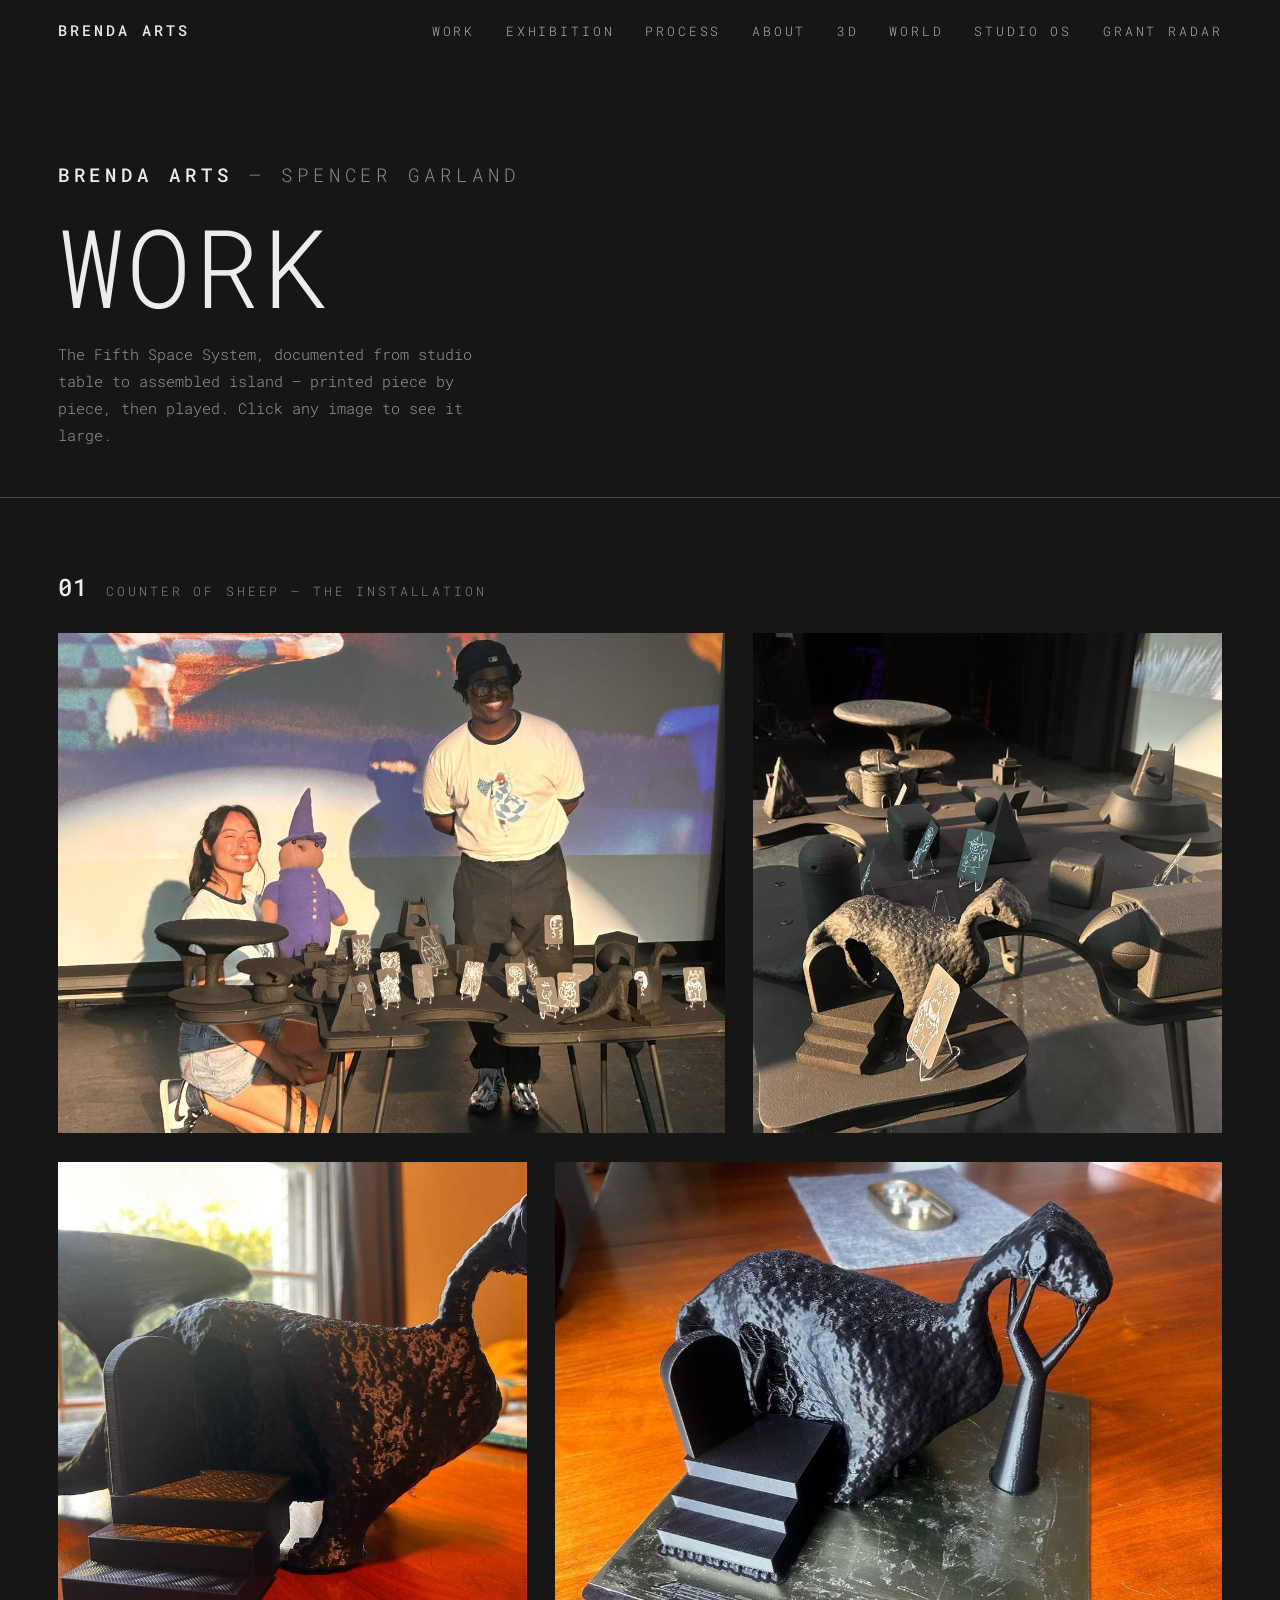
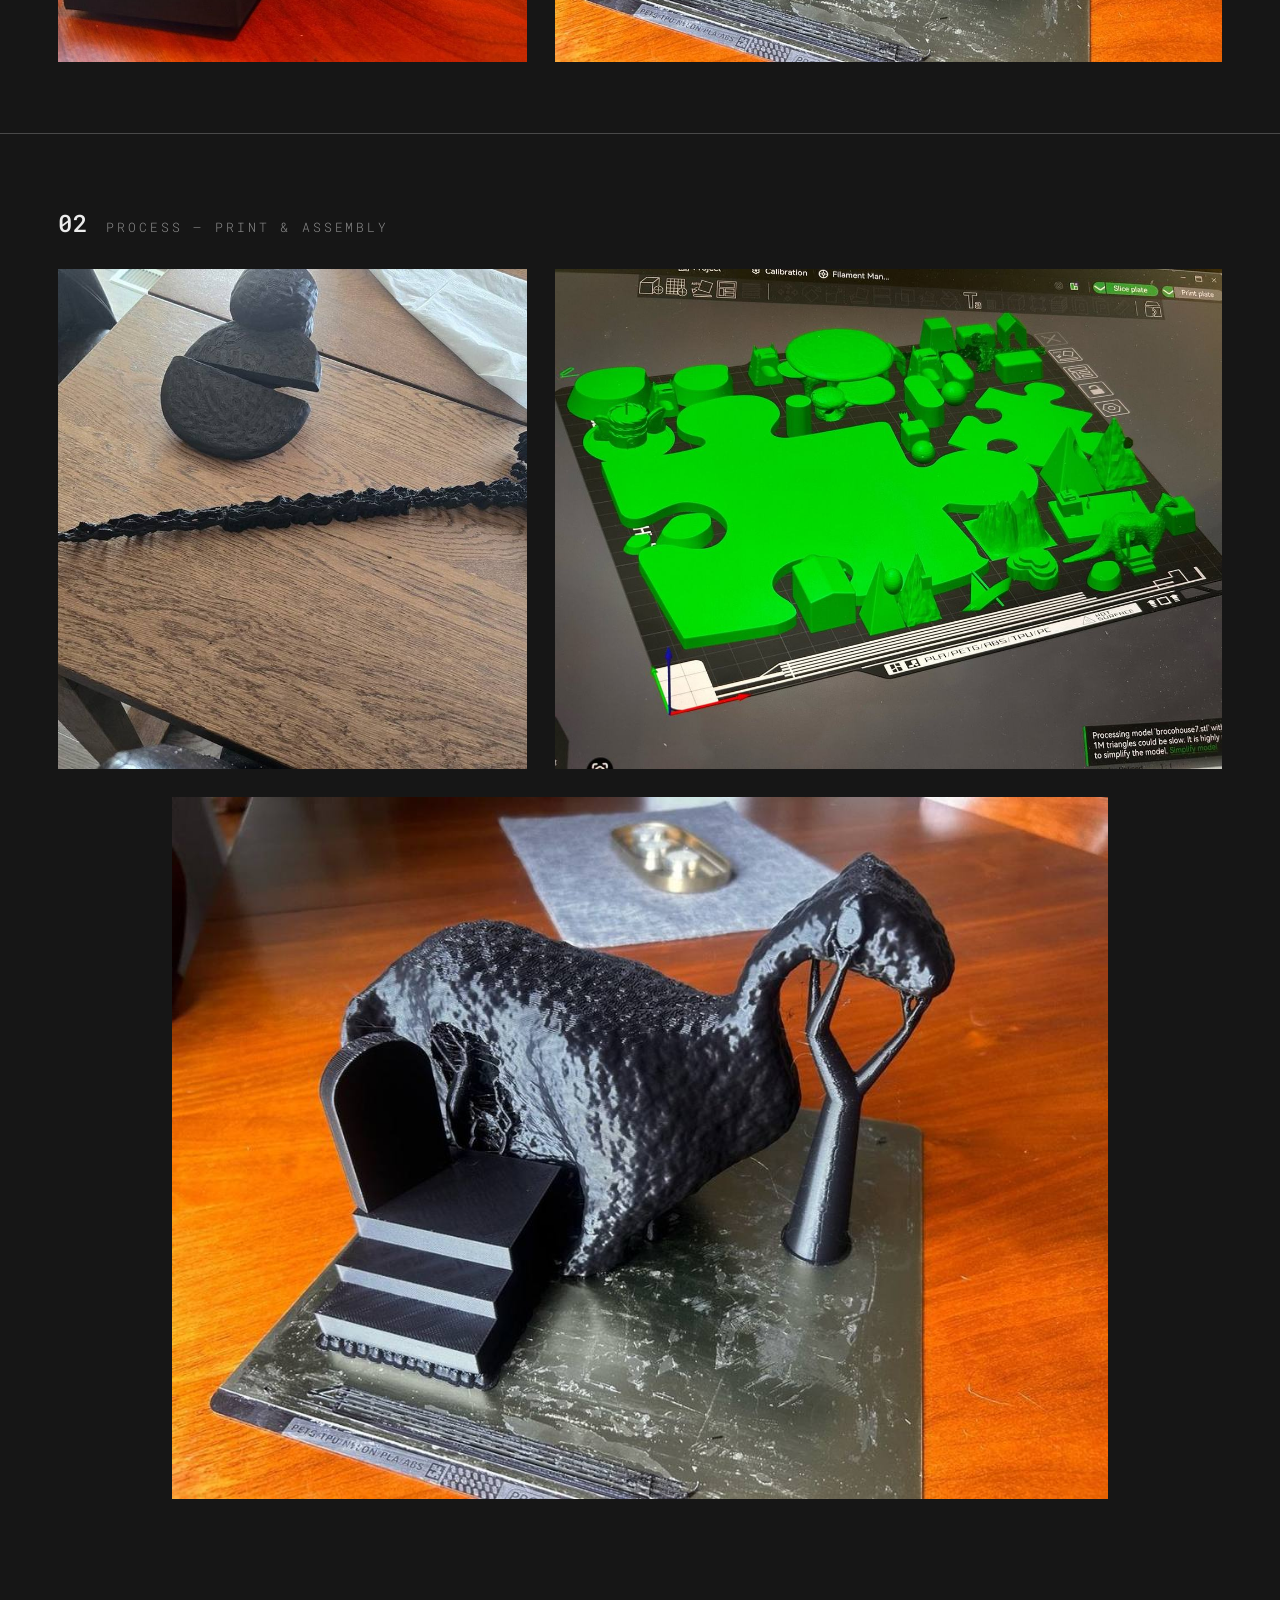
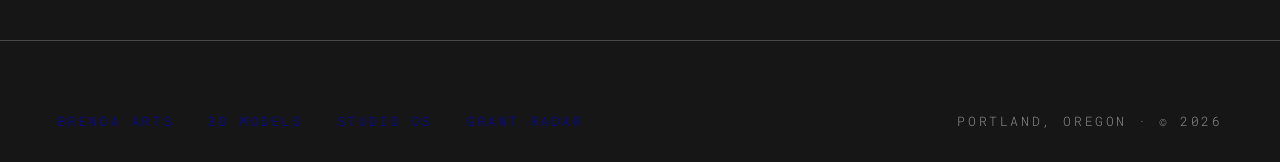
<file: assets.html>
<!doctype html>
<html lang="en">
<head>
<meta name="robots" content="noindex, nofollow" />
<link rel="icon" href="data:image/svg+xml,%3Csvg xmlns='http://www.w3.org/2000/svg' viewBox='0 0 32 32'%3E%3Crect x='2' y='8' width='28' height='22' rx='4' fill='%23facc15' stroke='%23232326' stroke-width='3'/%3E%3Cpath d='M12 8v-2a4 4 0 1 1 8 0v2' fill='%23e03131' stroke='%23232326' stroke-width='3'/%3E%3C/svg%3E" />
<meta charset="utf-8" />
<meta name="viewport" content="width=device-width, initial-scale=1, viewport-fit=cover" />
<title>Work — BRENDA ARTS</title>
<meta name="description" content="Selected work from BRENDA ARTS — the Fifth Space System and Counter of Sheep, documented from drawing to assembled table." />
<meta name="theme-color" content="#161616" />
<link rel="preconnect" href="https://fonts.googleapis.com" />
<link rel="preconnect" href="https://fonts.gstatic.com" crossorigin />
<link href="https://fonts.googleapis.com/css2?family=Roboto+Mono:wght@300;500&display=swap" rel="stylesheet" />
<style>
  :root{
    --bg:#161616; --panel:#1f1f1f; --ink:rgba(255,255,255,.92); --ink2:rgba(255,255,255,.55);
    --gray:#8a8a8a; --rule:1px solid rgba(255,255,255,.22);
    --pad:clamp(20px,4.5vw,64px);
  }
  *{box-sizing:border-box;margin:0;padding:0}
  html{scroll-behavior:smooth;-webkit-text-size-adjust:100%}
  html,body{max-width:100%;overflow-x:hidden}
  body{background:var(--bg);color:var(--ink);
       font-family:"Roboto Mono",ui-monospace,SFMono-Regular,Menlo,monospace;font-weight:300;line-height:1.6;
       -webkit-font-smoothing:antialiased;animation:pagein .25s ease-in}
  @keyframes pagein{from{opacity:0}to{opacity:1}}
  ::selection{background:#fff;color:#000}
  img{display:block;max-width:100%}
  .skip{position:absolute;left:-999px;top:0;background:#fff;color:#000;padding:8px 14px;z-index:200}
  .skip:focus{left:8px;top:8px}

  nav{position:fixed;top:0;left:0;right:0;z-index:100;
      display:flex;align-items:baseline;gap:clamp(14px,2.4vw,34px);
      padding:18px var(--pad);mix-blend-mode:difference;color:#fff}
  nav a{color:#fff}
  nav .wm{font-weight:500;font-size:15px;letter-spacing:.2em;text-transform:uppercase;text-decoration:none;margin-right:auto}
  nav a.lnk{font-size:13px;font-weight:300;letter-spacing:.22em;text-transform:uppercase;
            text-decoration:none;opacity:.75;transition:opacity .18s ease}
  nav a.lnk:hover{opacity:1}
  @media (max-width:760px){ nav{flex-wrap:wrap;row-gap:8px} nav a.lnk{font-size:12px} }

  header{position:relative;padding:calc(70px + clamp(40px,7vw,90px)) var(--pad) clamp(28px,4vw,48px)}
  .kicker{font-size:19px;font-weight:300;letter-spacing:.26em;text-transform:uppercase;color:var(--gray);margin-bottom:22px}
  .kicker b{color:var(--ink);font-weight:500}
  h1{font-weight:300;text-transform:uppercase;
     font-size:clamp(40px,8.5vw,126px);line-height:1;letter-spacing:.03em}
  header .lead{max-width:46ch;margin-top:20px;font-size:15px;color:var(--ink2);line-height:1.8}
  /* Brandon's layout pass (editor export, baked Sep 23): holo scaled + repositioned */
  header .holo{position:absolute;left:calc(var(--pad) + 58vw);top:29vh;transform:translate(-50%,-50%);
               width:clamp(96px,10.8vw,178px);height:auto;margin:0}
  header .holo video{display:block;width:100%;height:auto}
  @media (max-width:840px){
    header .holo{position:static;transform:none;width:min(52vw,260px);margin:28px auto 0} }

  section{padding:clamp(40px,5.5vw,72px) var(--pad);border-top:var(--rule)}
  .series-h{display:flex;align-items:baseline;gap:18px;margin-bottom:26px}
  .series-h .n{font-weight:500;font-size:clamp(18px,2vw,24px);letter-spacing:.06em}
  .series-h .t{font-size:13px;font-weight:300;letter-spacing:.22em;text-transform:uppercase;color:var(--gray)}

  .grid{display:grid;grid-template-columns:repeat(12,1fr);gap:clamp(16px,2.2vw,30px)}
  .art{position:relative;overflow:hidden;background:var(--panel);cursor:zoom-in;opacity:0;
       transform:scale(1.02);transition:opacity .6s ease,transform .7s ease}
  .art.on{opacity:1;transform:scale(1)}
  .art.s7{grid-column:span 7} .art.s5{grid-column:span 5}
  .art img{width:100%;height:100%;object-fit:cover;transition:opacity .25s ease,transform .35s ease}
  .art .cap{position:absolute;inset:0;display:flex;flex-direction:column;justify-content:flex-end;
            padding:18px 20px;opacity:0;transition:opacity .25s ease}
  .art .cap b{font-weight:500;font-size:16px;letter-spacing:.08em;text-transform:uppercase}
  .art .cap span{font-size:13px;letter-spacing:.18em;text-transform:uppercase;color:var(--ink2);margin-top:5px}
  .art:hover img{opacity:.18;transform:scale(1.015)}
  .art:hover .cap{opacity:1}
  .art:focus-visible{outline:1px solid #fff;outline-offset:3px}
  @media (max-width:760px){ .art.s7,.art.s5{grid-column:span 12} }

  .vid{grid-column:span 12;background:#161616}
  .vid video{width:100%;max-height:78vh;display:block}

  footer{background:#161616;color:#fff;padding:clamp(40px,6vw,70px) var(--pad) 30px;margin-top:clamp(40px,6vw,70px);border-top:var(--rule)}
  footer .row{display:flex;flex-wrap:wrap;gap:14px 34px;font-size:13px;letter-spacing:.2em;text-transform:uppercase}
  footer .row a{text-decoration:none;opacity:.7;transition:opacity .18s}
  footer .row a:hover{opacity:1}
  footer .row .r{margin-left:auto;opacity:.5}

  .lb{position:fixed;inset:0;z-index:300;background:rgba(0,0,0,.95);display:none;
      align-items:center;justify-content:center;cursor:zoom-out;padding:6vh 4vw}
  .lb.on{display:flex}
  .lb img{max-width:100%;max-height:100%;object-fit:contain}
  .lb .cap{position:fixed;left:0;right:0;bottom:0;padding:16px 20px;text-align:center;
           font-size:13px;letter-spacing:.14em;color:rgba(255,255,255,.75);text-transform:uppercase}
  .lb .cap b{color:#fff}
  .lb .nav{position:fixed;top:50%;transform:translateY(-50%);font-size:28px;line-height:1;color:#fff;
           background:none;border:1px solid rgba(255,255,255,.4);border-radius:999px;padding:12px 16px;
           cursor:pointer;user-select:none;transition:border-color .18s ease}
  .lb .nav:hover{border-color:#fff}
  .lb .prev{left:14px} .lb .next{right:14px}
  .lb .x{position:fixed;top:16px;right:18px;font-size:13px;letter-spacing:.2em;text-transform:uppercase;
         color:#fff;background:none;border:1px solid rgba(255,255,255,.4);border-radius:999px;
         padding:9px 16px;cursor:pointer}
.fx-confetti{position:fixed;inset:0;pointer-events:none;z-index:200;overflow:hidden}
.fX i,.fx-confetti i{position:absolute;display:block;border-radius:3px}
</style>
</head>
<body>
<a class="skip" href="#main">Skip to content</a>

<nav aria-label="Main">
  <a class="wm" href="/">BRENDA ARTS</a>
  <a class="lnk" href="assets.html" aria-current="page">Work</a>
  <a class="lnk" href="live.html#exhibition">Exhibition</a>
  <a class="lnk" href="live.html#process">Process</a>
  <a class="lnk" href="live.html#about">About</a>
  <a class="lnk" href="models.html">3D</a>
  <a class="lnk" href="world.html">World</a>
  <a class="lnk" href="studio-os.html">Studio OS</a>
  <a class="lnk" href="/radar/">Grant Radar</a>
</nav>

<header>
  <div class="kicker"><b>BRENDA ARTS</b> — Spencer Garland</div>
  <h1>Work</h1>
  <p class="lead">The Fifth Space System, documented from studio table to assembled island —
  printed piece by piece, then played. Click any image to see it large.</p>
  <figure class="holo" aria-label="Counter of Sheep — animated artwork loop">
    <video src="assets/hologram-loop.mp4" autoplay muted loop playsinline preload="metadata"></video>
  </figure>
</header>

<main id="main">

  <section aria-label="Counter of Sheep">
    <div class="series-h"><span class="n">01</span><span class="t">Counter of Sheep — the installation</span></div>
    <div class="grid">
      <figure class="art s7" tabindex="0" role="button" data-cap="Counter of Sheep — installed|The Fifth Space System, with the artists">
        <img src="assets/fifth-space-system-install.jpg" alt="Spencer Garland and a collaborator behind the assembled Fifth Space System table" loading="lazy" />
        <figcaption class="cap"><b>Counter of Sheep — installed</b><span>The Fifth Space System, with the artists</span></figcaption>
      </figure>
      <figure class="art s5" tabindex="0" role="button" data-cap="The island, from above|Modular tiles, houses, and the sheep">
        <img src="assets/fifth-space-table-overhead.jpg" alt="Overhead view of the Fifth Space System table" loading="lazy" />
        <figcaption class="cap"><b>The island, from above</b><span>Modular tiles, houses, and the sheep</span></figcaption>
      </figure>
      <figure class="art s5" tabindex="0" role="button" data-cap="Counter of Sheep — figure|FDM print, studio">
        <img src="assets/counter-of-sheep-figure.jpg" alt="Large black printed sheep figure on a stepped base" loading="lazy" />
        <figcaption class="cap"><b>Counter of Sheep — figure</b><span>FDM print · studio</span></figcaption>
      </figure>
      <figure class="art s7" tabindex="0" role="button" data-cap="Sheep — fresh off the bed|Contour topography in hand">
        <img src="assets/sheep-print-closeup.jpg" alt="Close-up of a freshly printed sheep figure over the build plate" loading="lazy" />
        <figcaption class="cap"><b>Sheep — fresh off the bed</b><span>Contour topography in hand</span></figcaption>
      </figure>
    </div>
  </section>

  <section aria-label="Process">
    <div class="series-h"><span class="n">02</span><span class="t">Process — print &amp; assembly</span></div>
    <div class="grid">
      <figure class="art s5" tabindex="0" role="button" data-cap="Snake &amp; puzzle tiles|Work in progress, studio table">
        <img src="assets/studio-snake-and-tiles.jpg" alt="A long printed snake and two puzzle-piece tiles on a workbench" loading="lazy" />
        <figcaption class="cap"><b>Snake &amp; puzzle tiles</b><span>Work in progress · studio table</span></figcaption>
      </figure>
      <figure class="art s7" tabindex="0" role="button" data-cap="Nested for the plate|Slicer layout, Fifth Space System parts">
        <img src="assets/slicer-print-layout.jpg" alt="Slicer software laying out parts on a virtual print bed" loading="lazy" />
        <figcaption class="cap"><b>Nested for the plate</b><span>Slicer layout · Fifth Space System parts</span></figcaption>
      </figure>
      <div class="vid">
        <video src="assets/print-timelapse.mp4" poster="assets/sheep-print-closeup.jpg" autoplay muted loop playsinline preload="metadata" aria-label="Timelapse of the 3D printer building island pieces"></video>
      </div>
    </div>
  </section>

</main>

<footer>
  <div class="row">
    <a href="/">BRENDA ARTS</a>
    <a href="models.html">3D models</a>
    <a href="studio-os.html">Studio OS</a>
    <a href="/radar/">Grant Radar</a>
    <span class="r">Portland, Oregon · © 2026</span>
  </div>
</footer>

<div class="lb" id="lb" role="dialog" aria-label="Image viewer">
  <button class="x" id="lb-x">Close</button>
  <button class="nav prev" id="lb-p" aria-label="Previous">&#8249;</button>
  <img id="lb-i" alt="" />
  <button class="nav next" id="lb-n" aria-label="Next">&#8250;</button>
  <div class="cap" id="lb-c"></div>
</div>

<script>
const arts = [...document.querySelectorAll('.art')];
const io = new IntersectionObserver((es) => {
  for (const e of es) if (e.isIntersecting) { e.target.classList.add('on'); io.unobserve(e.target); }
}, { threshold: 0.1 });
arts.forEach((el) => io.observe(el));

const lb = document.getElementById('lb'), li = document.getElementById('lb-i'),
      lc = document.getElementById('lb-c');
let at = 0;
function show(i){
  at = (i + arts.length) % arts.length;
  const fig = arts[at];
  li.src = fig.querySelector('img').src;
  li.alt = fig.querySelector('img').alt;
  const [t, s] = fig.dataset.cap.split('|');
  lc.innerHTML = '<b>' + t + '</b> — ' + s + ' &nbsp;·&nbsp; ' + (at + 1) + ' / ' + arts.length;
  lb.classList.add('on');
  document.body.style.overflow = 'hidden';
}
function hide(){ lb.classList.remove('on'); document.body.style.overflow = ''; }
arts.forEach((fig, i) => {
  fig.addEventListener('click', () => show(i));
  fig.addEventListener('keydown', (e) => { if (e.key === 'Enter' || e.key === ' ') { e.preventDefault(); show(i); } });
});
lb.addEventListener('click', (e) => { if (e.target === lb || e.target === li) hide(); });
document.getElementById('lb-x').addEventListener('click', hide);
document.getElementById('lb-p').addEventListener('click', (e) => { e.stopPropagation(); show(at - 1); });
document.getElementById('lb-n').addEventListener('click', (e) => { e.stopPropagation(); show(at + 1); });
addEventListener('keydown', (e) => {
  if (!lb.classList.contains('on')) return;
  if (e.key === 'Escape') hide();
  if (e.key === 'ArrowLeft') show(at - 1);
  if (e.key === 'ArrowRight') show(at + 1);
});
</script>
<script>
/* fun layer: confetti over every page */
(function(){
  const box = document.createElement('div');
  box.className = 'fx-confetti'; box.setAttribute('aria-hidden','true');
  document.body.appendChild(box);
  const colors = ['#facc15','#5b63ba','#db2777','#2563eb','#0f9d6d','#e03131'];
  for (let i = 0; i < 30; i++){
    const c = document.createElement('i');
    const sz = 4 + Math.random() * 7;
    c.style.width = sz + 'px'; c.style.height = sz * .7 + 'px';
    c.style.left = Math.random() * 100 + '%';
    c.style.top = '-16px';
    c.style.background = colors[i % colors.length];
    c.style.opacity = .18 + Math.random() * .22;
    const rot = Math.random() * 90;
    const dur = 9 + Math.random() * 11;
    c.animate(
      [{ transform: 'rotate(' + rot + 'deg) translateY(0)' },
       { transform: 'rotate(' + rot + 'deg) translateY(' + (innerHeight + 60) + 'px)' }],
      { duration: dur * 1000, delay: -Math.random() * dur * 1000, iterations: Infinity, easing: 'linear' });
    box.appendChild(c);
  }
})();
</script>
</body>
</html>
</file>
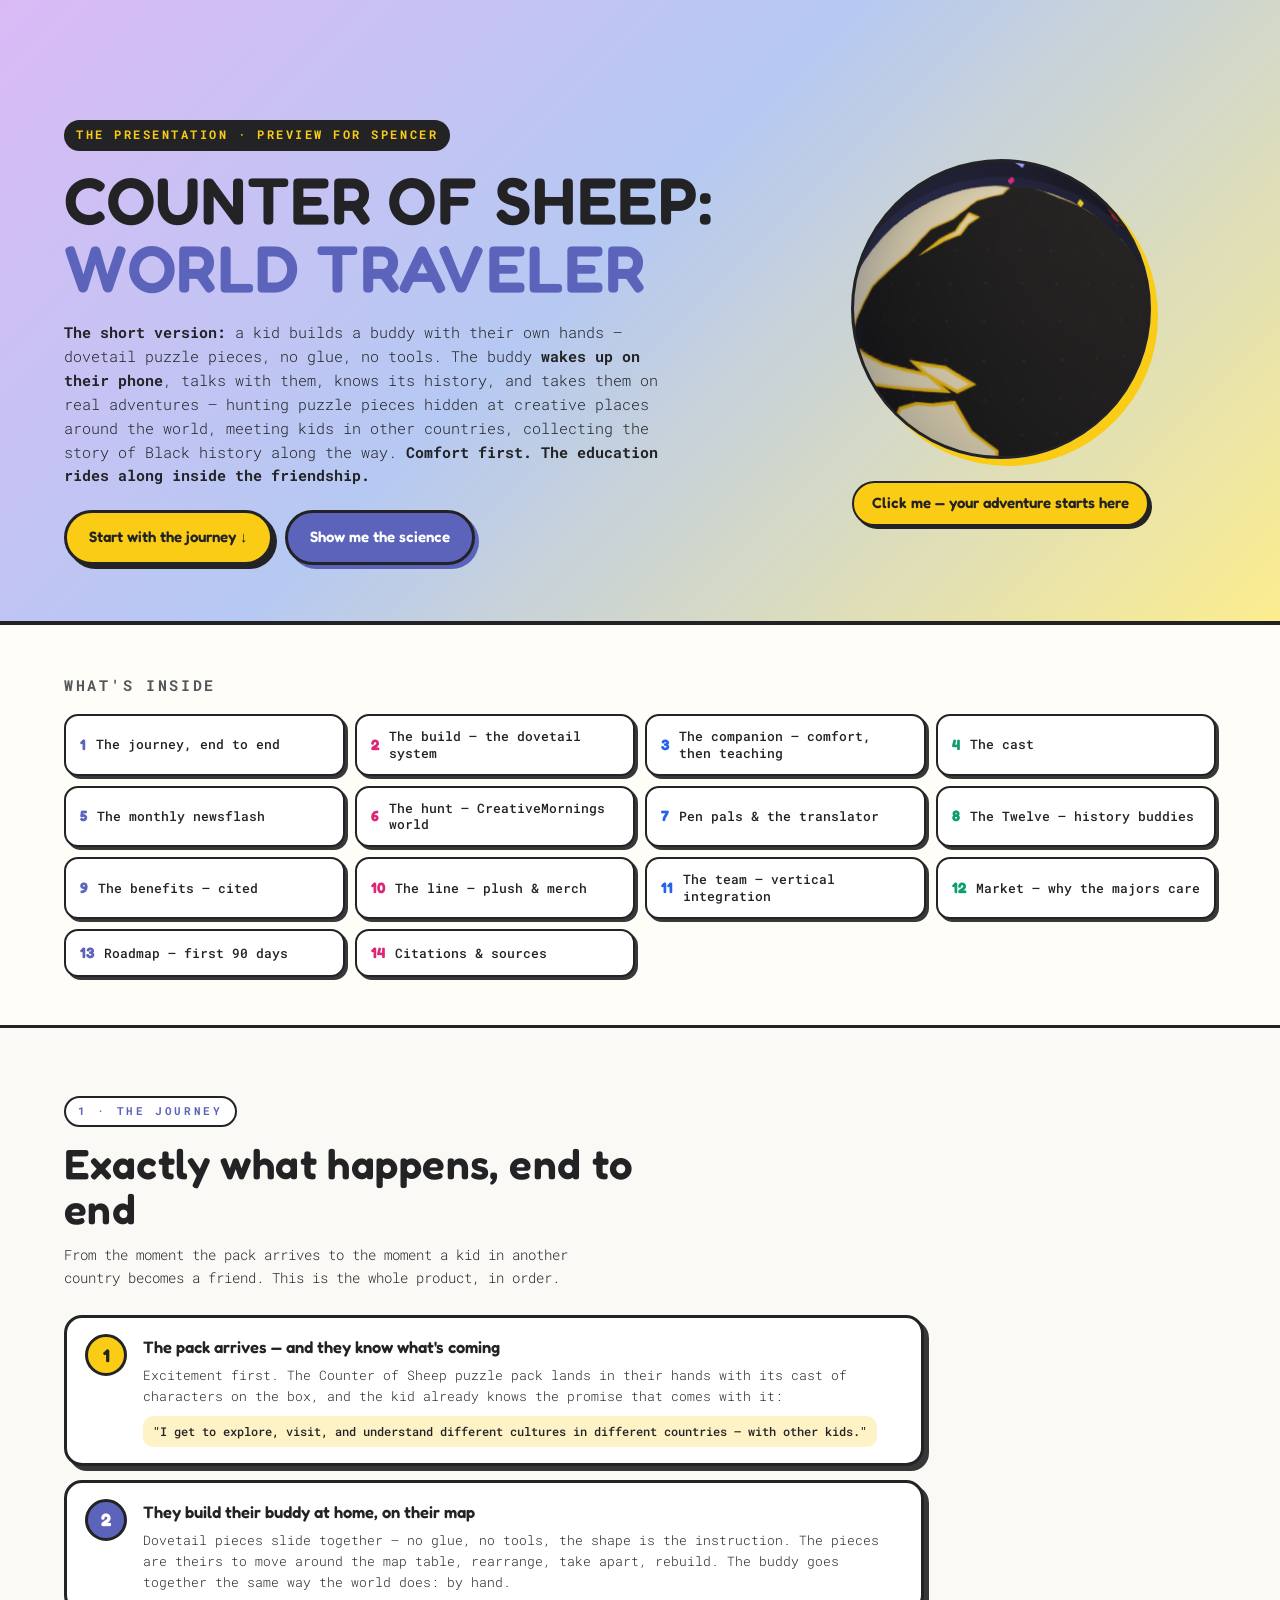
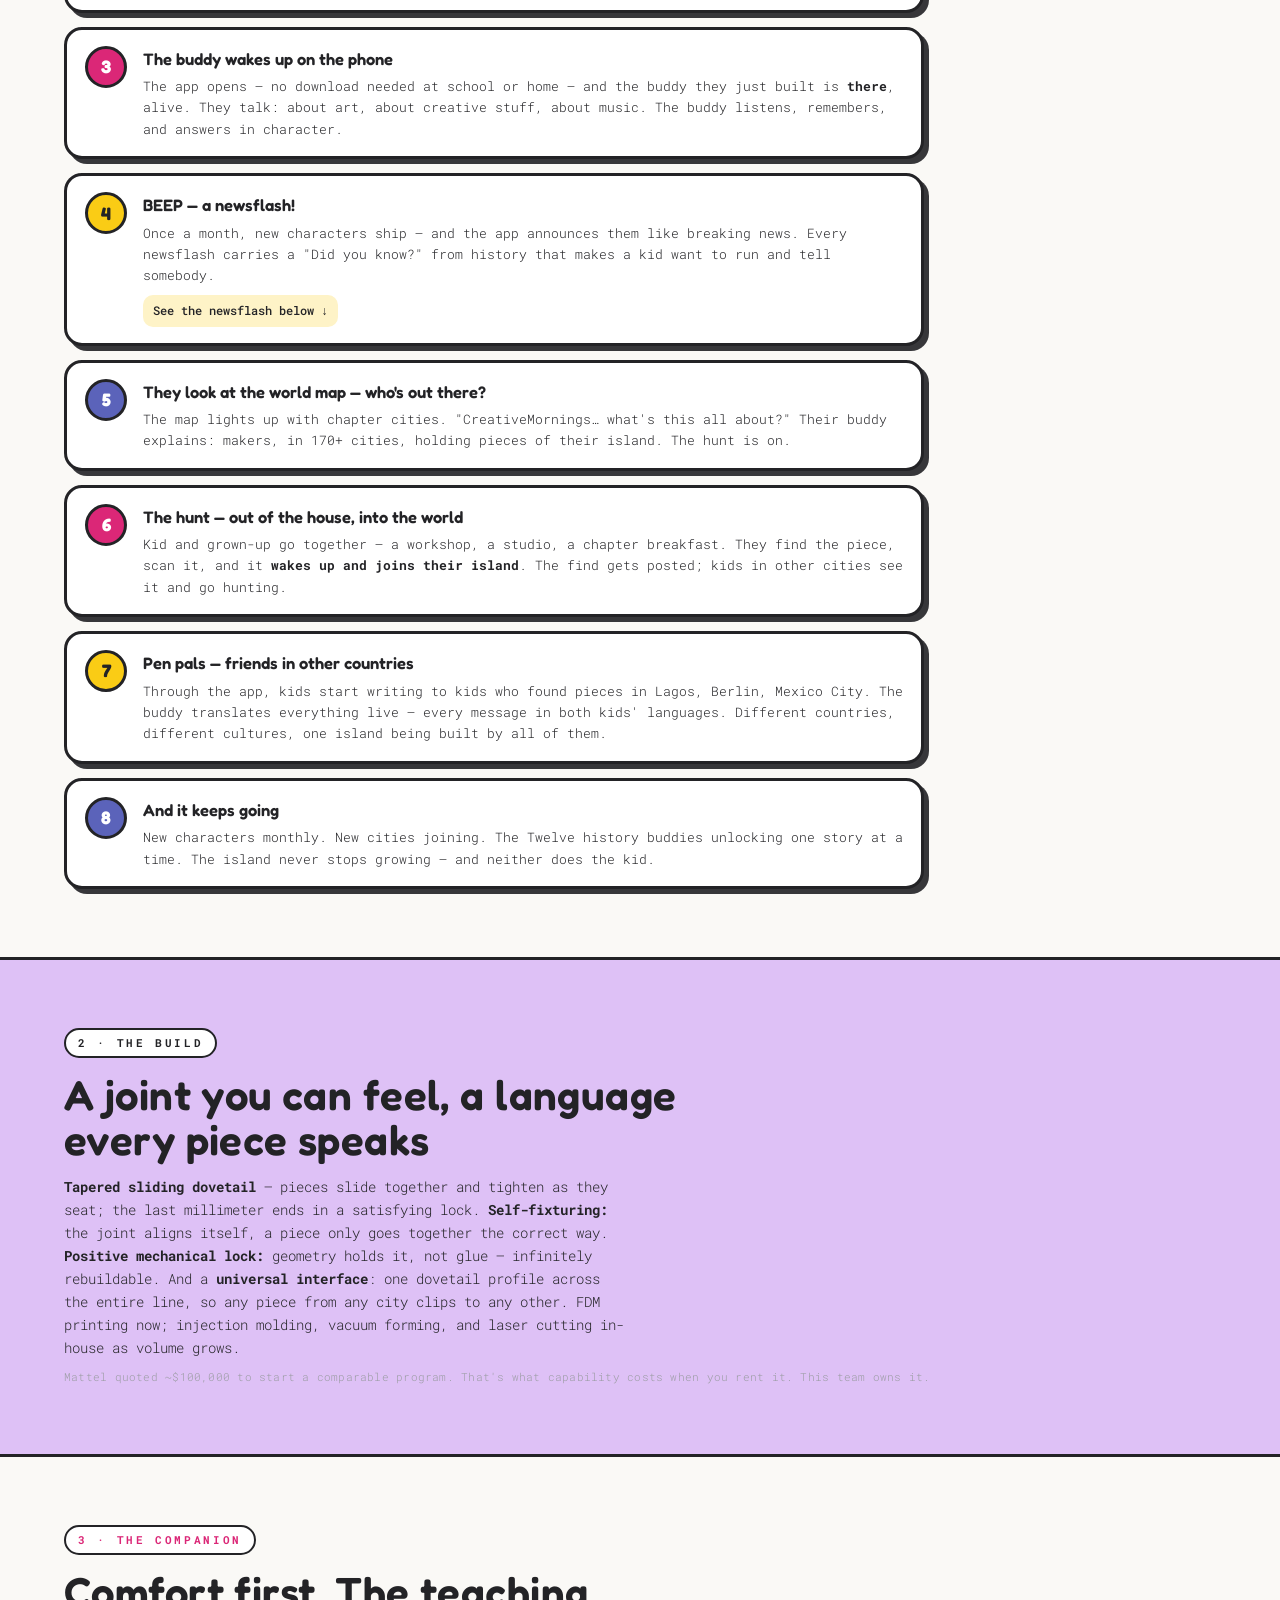
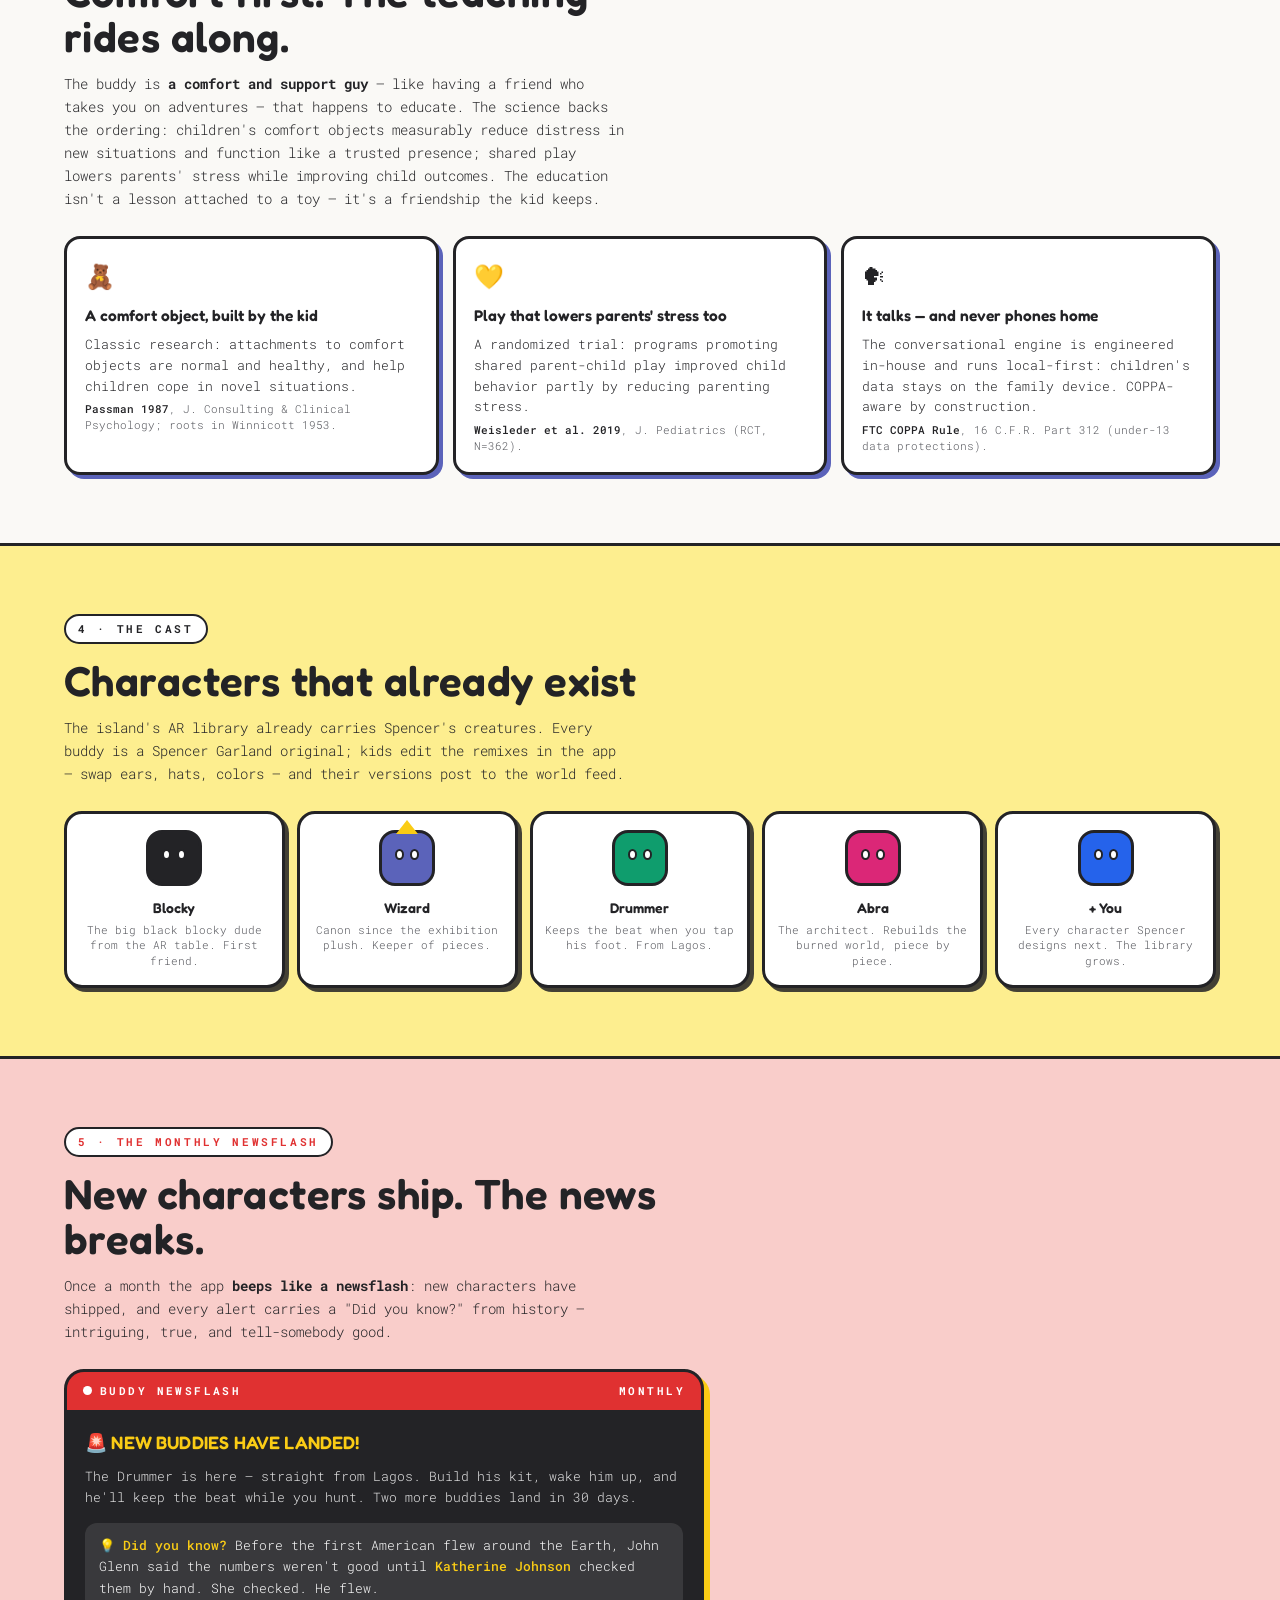
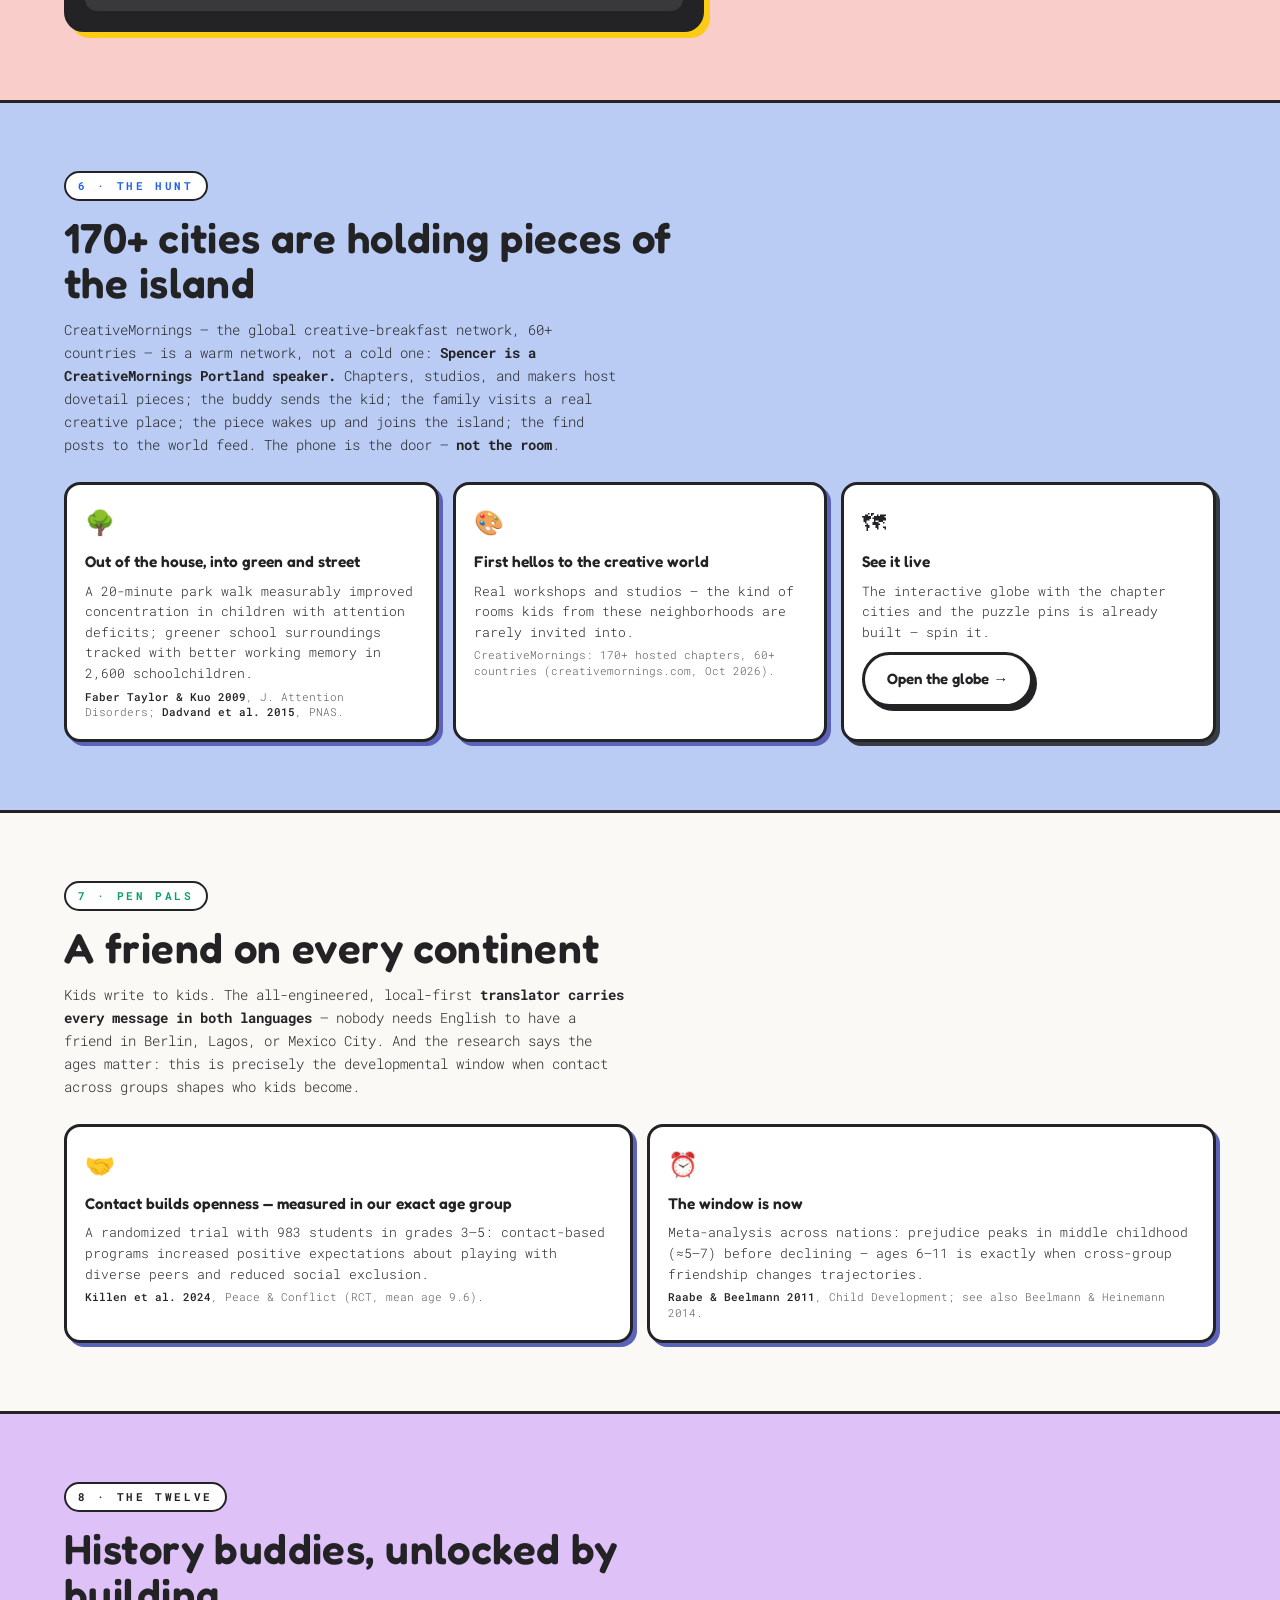
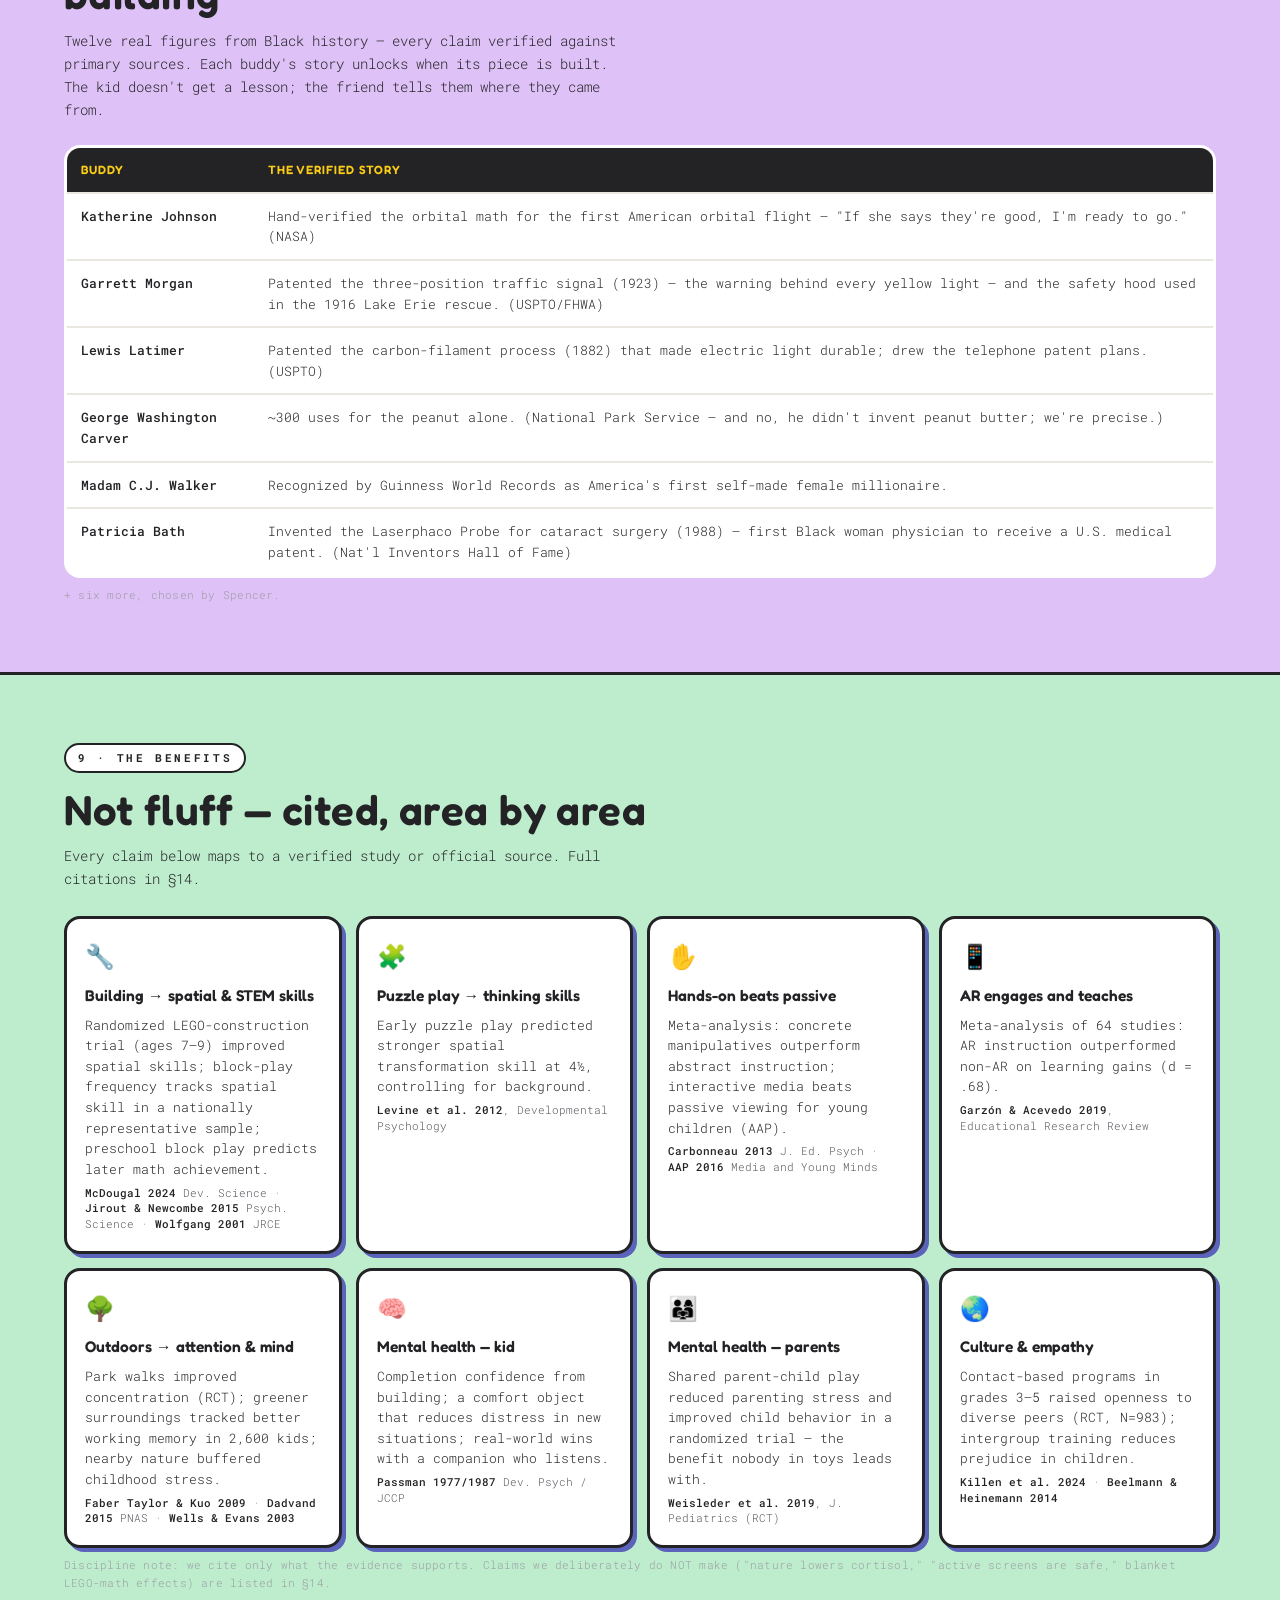
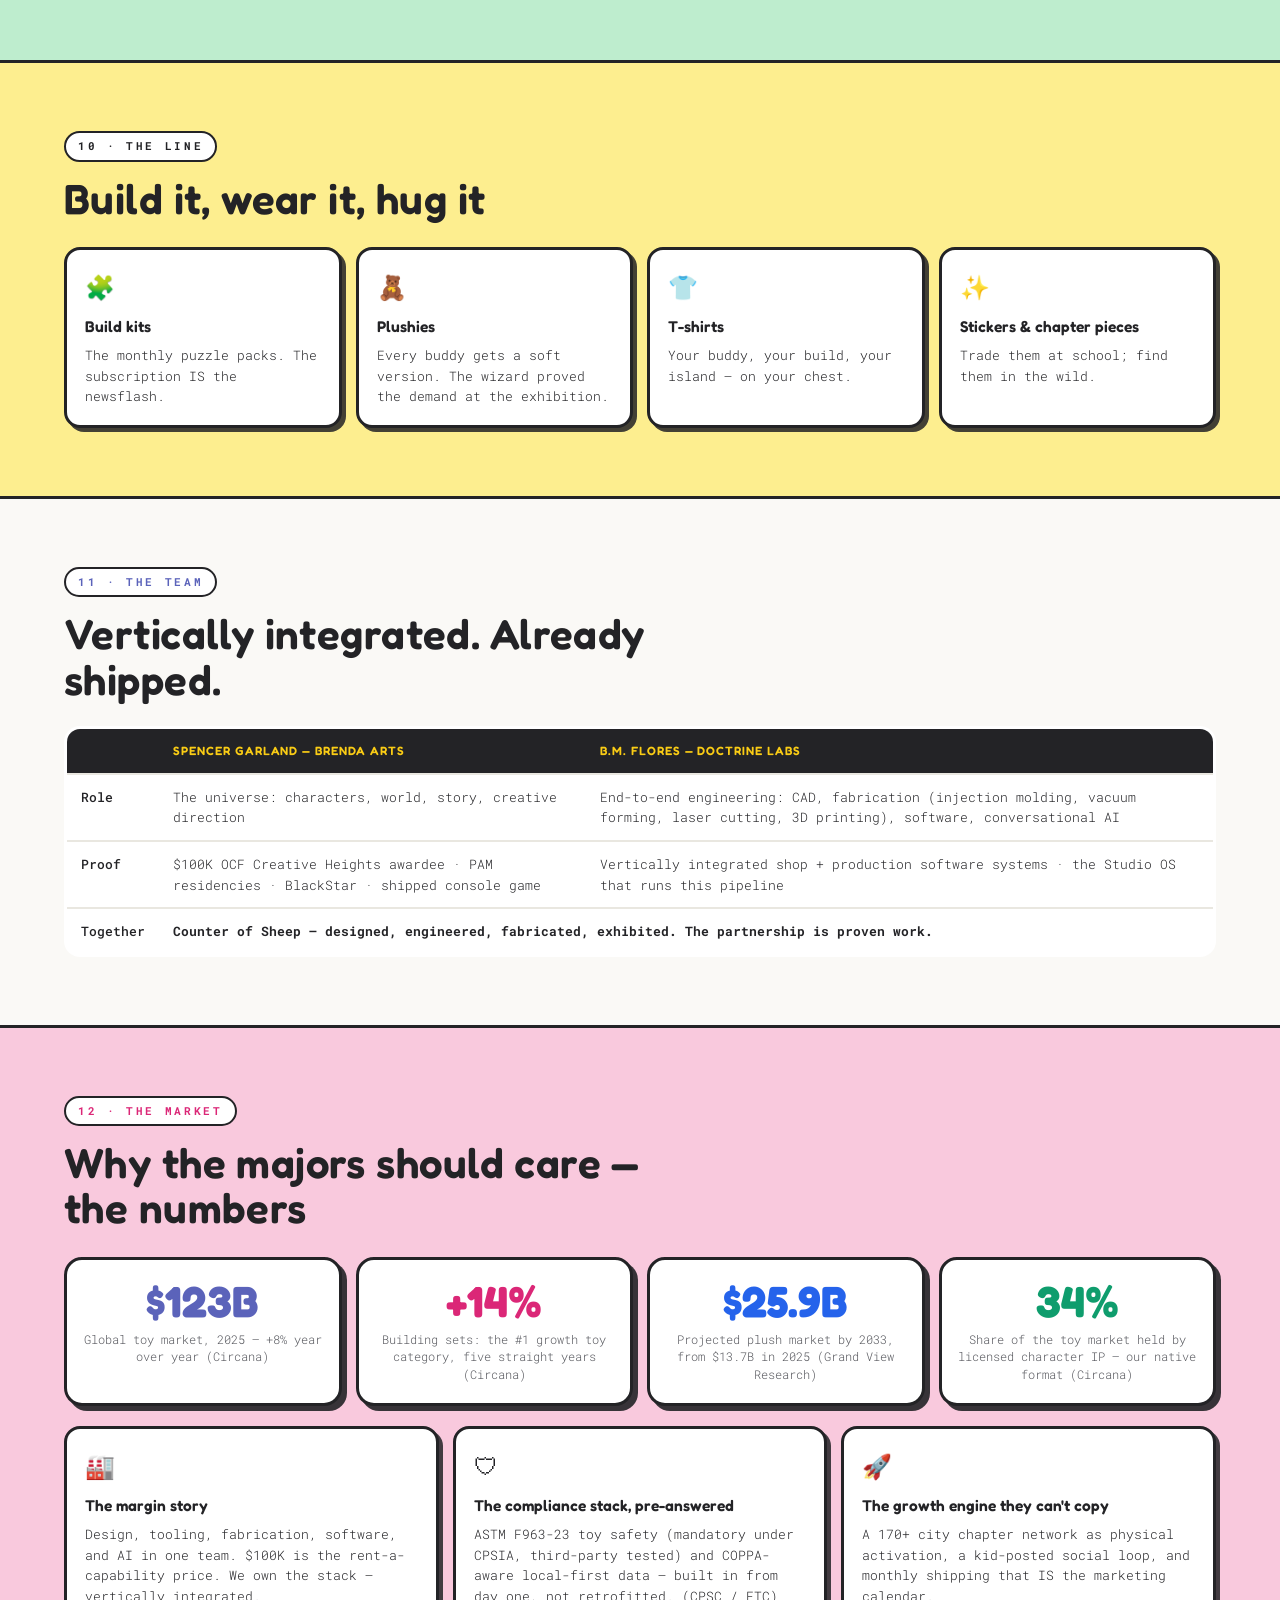
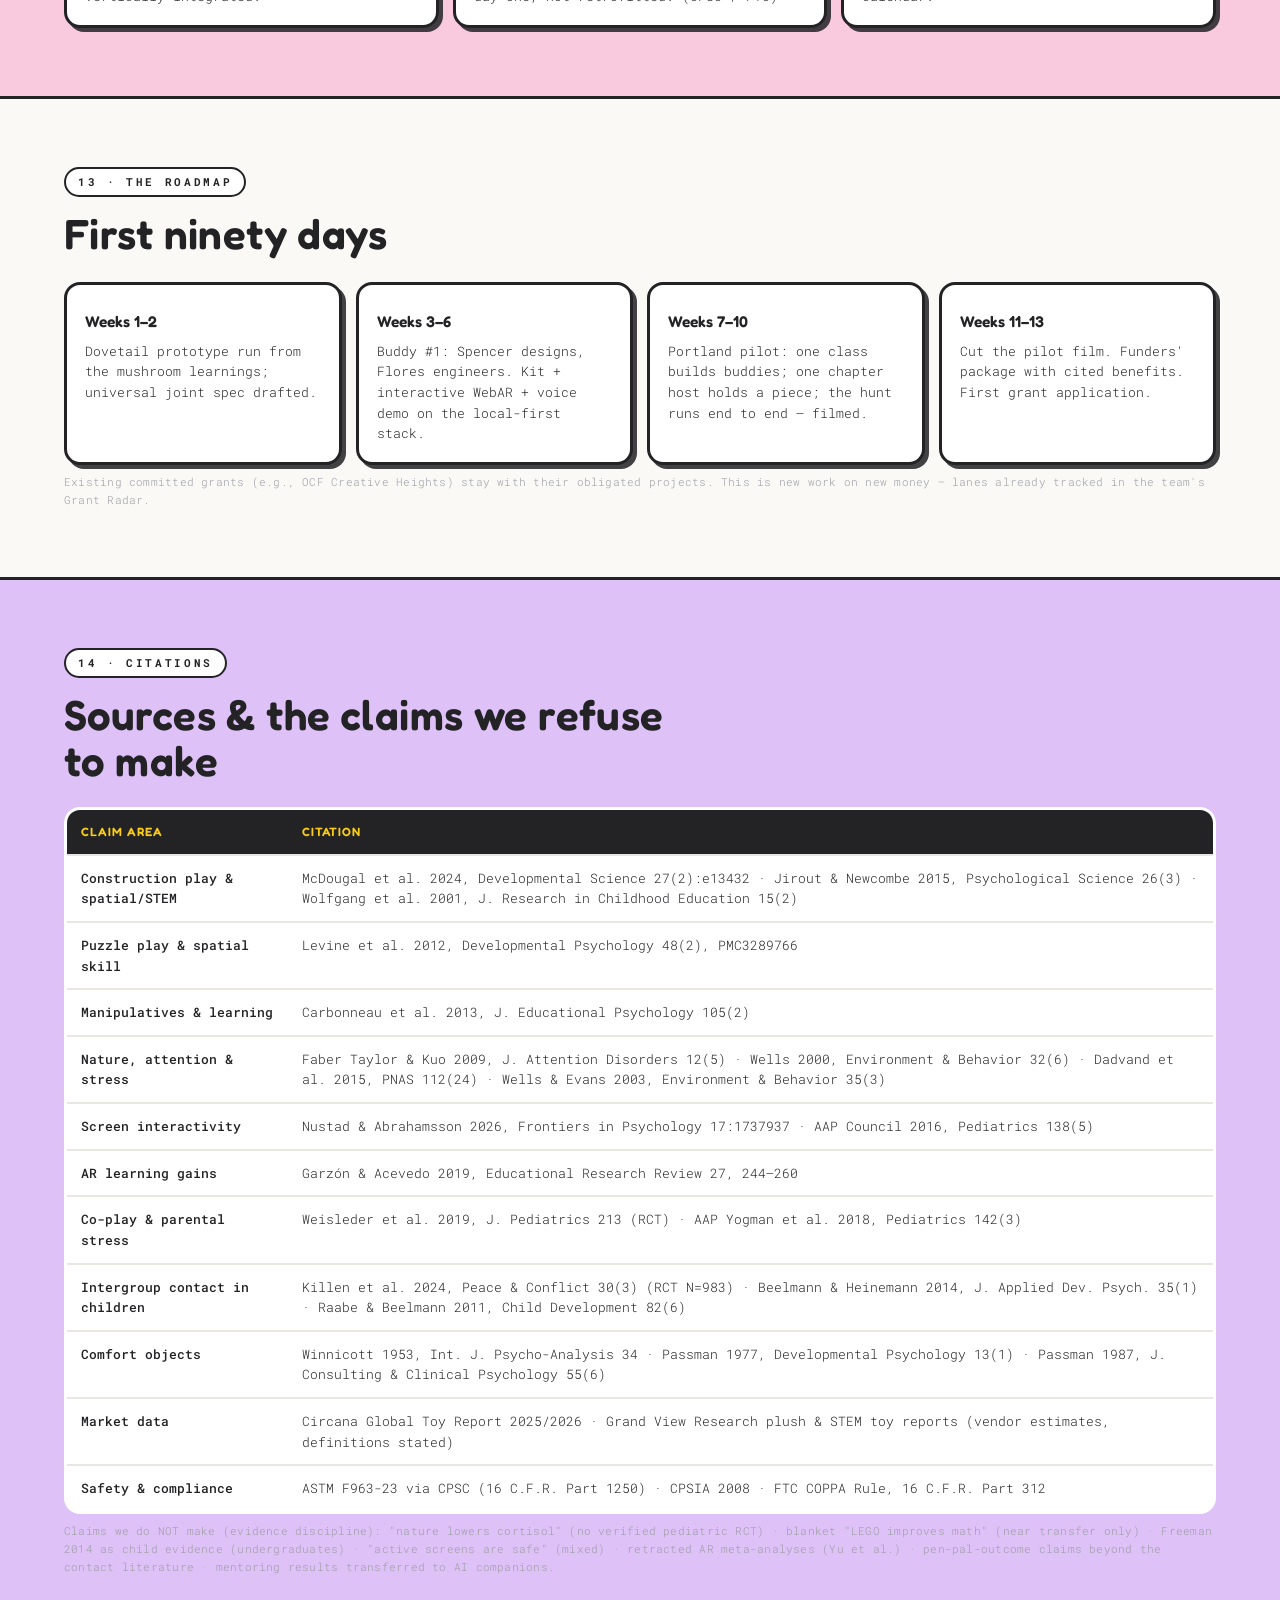
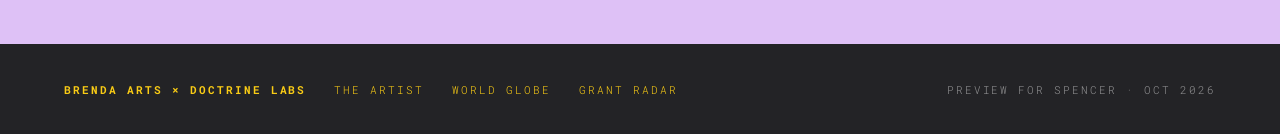
<file: counter-of-sheep.html>
<!doctype html>
<html lang="en">
<head>
<meta name="robots" content="noindex, nofollow" />
<link rel="icon" href="data:image/svg+xml,%3Csvg xmlns='http://www.w3.org/2000/svg' viewBox='0 0 32 32'%3E%3Crect x='2' y='8' width='28' height='22' rx='4' fill='%23facc15' stroke='%23232326' stroke-width='3'/%3E%3Cpath d='M12 8v-2a4 4 0 1 1 8 0v2' fill='%23e03131' stroke='%23232326' stroke-width='3'/%3E%3C/svg%3E" />
<meta charset="utf-8" />
<meta name="viewport" content="width=device-width, initial-scale=1, viewport-fit=cover" />
<title>Counter of Sheep: World Traveler — the presentation</title>
<meta name="description" content="Counter of Sheep: World Traveler — a buddy you build, who wakes up on your phone and takes you on adventures around the world. The full presentation." />
<link rel="preconnect" href="https://fonts.googleapis.com" />
<link rel="preconnect" href="https://fonts.gstatic.com" crossorigin />
<link href="https://fonts.googleapis.com/css2?family=Fredoka:wght@500;600;700&family=Roboto+Mono:wght@300;500;700&display=swap" rel="stylesheet" />
<style>
  :root{
    --paper:#faf9f6; --cream:#fffdf7; --ink:#232326; --ink2:#55565c; --soft:#9b9ca3;
    --purple:#5b63ba; --purple-soft:#e8e9f7; --blue:#2563eb; --blue-soft:#e0edff;
    --yellow:#facc15; --yellow-soft:#fef3c7; --gold:#ca8a04;
    --pink:#db2777; --pink-soft:#fde7f2; --teal:#0f9d6d; --teal-soft:#e2f6ee;
    --red:#e03131; --red-soft:#fde8e8; --line:#e9e7e0;
    --pad:clamp(20px,5vw,72px);
  }
  *{box-sizing:border-box;margin:0;padding:0}
  html{scroll-behavior:smooth}
  body{background:var(--paper);color:var(--ink);
       font-family:"Roboto Mono",ui-monospace,monospace;font-weight:300;line-height:1.65;
       -webkit-font-smoothing:antialiased}
  ::selection{background:var(--yellow);color:var(--ink)}
  a{color:inherit}
  h1,h2,h3,.display{font-family:"Fredoka","Roboto Mono",sans-serif;font-weight:600;letter-spacing:.01em}

  .skip{position:absolute;left:-999px}.skip:focus{left:8px;top:8px;z-index:99;background:#fff;padding:8px}

  /* ---------- fun header ---------- */
  header.top{position:relative;overflow:hidden;
    background:linear-gradient(135deg,rgba(168,85,247,.38) 0%,rgba(37,99,235,.32) 45%,rgba(255,221,0,.42) 100%);
    padding:calc(60px + clamp(24px,5vw,60px)) var(--pad) clamp(30px,5vw,56px);border-bottom:4px solid var(--ink)}
  header.top .confetti{position:absolute;inset:0;pointer-events:none;opacity:.85}
  .head-grid{display:grid;grid-template-columns:1.4fr .9fr;gap:clamp(20px,4vw,60px);align-items:center;position:relative;z-index:2}
  @media (max-width:900px){ .head-grid{grid-template-columns:1fr} }
  .globe-logo{position:relative;text-align:center;cursor:pointer;user-select:none}
  .globe-logo canvas{width:min(300px,64vw);height:min(300px,64vw);border-radius:50%;
    border:3px solid var(--ink);box-shadow:7px 7px 0 var(--yellow);background:radial-gradient(120% 120% at 30% 20%,#23233a 0%,#16161c 60%,#101014 100%);
    transition:transform .15s ease,box-shadow .15s ease}
  .globe-logo:hover canvas{transform:translate(2px,2px);box-shadow:4px 4px 0 var(--yellow)}
  .globe-logo .cap{display:inline-block;margin-top:14px;font-family:"Fredoka",sans-serif;font-weight:600;font-size:15px;
    background:var(--yellow);border:2.5px solid var(--ink);border-radius:999px;padding:8px 18px;
    box-shadow:3px 3px 0 var(--ink);animation:bob 2.4s ease-in-out infinite}
  @keyframes bob{0%,100%{transform:translateY(0)}50%{transform:translateY(-5px)}}
  header.top .confetti i{position:absolute;display:block;border-radius:3px}
  .kicker{display:inline-block;font-size:11.5px;font-weight:700;letter-spacing:.22em;text-transform:uppercase;
          background:var(--ink);color:var(--yellow);padding:6px 12px;border-radius:999px}
  header.top h1{font-size:clamp(30px,5.4vw,66px);line-height:1.03;margin-top:16px;max-width:20ch}
  header.top h1 .wt{color:var(--purple)}
  .short{margin-top:18px;max-width:66ch;font-size:14.5px;color:var(--ink)}
  .short b{font-weight:700}
  .cta-row{display:flex;flex-wrap:wrap;gap:12px;margin-top:22px}
  .btn{display:inline-block;font-family:"Fredoka",sans-serif;font-weight:600;font-size:15px;
       padding:12px 22px;border-radius:999px;text-decoration:none;border:3px solid var(--ink);
       box-shadow:4px 4px 0 var(--ink);transition:transform .12s ease,box-shadow .12s ease}
  .btn:hover{transform:translate(2px,2px);box-shadow:2px 2px 0 var(--ink)}
  .btn.primary{background:var(--yellow)}
  .btn.second{background:#fff}
  .btn.ghost{background:var(--purple);color:#fff;box-shadow:4px 4px 0 var(--purple)}
  .btn.ghost:hover{box-shadow:2px 2px 0 var(--purple)}

  /* ---------- TOC ---------- */
  .toc{padding:clamp(28px,4vw,48px) var(--pad);border-bottom:3px solid var(--ink);background:var(--cream)}
  .toc h2{font-size:15px;text-transform:uppercase;letter-spacing:.18em;color:var(--ink2);margin-bottom:16px;font-family:"Roboto Mono",monospace;font-weight:700}
  .toc-grid{display:grid;grid-template-columns:repeat(4,1fr);gap:10px}
  .toc a{text-decoration:none;display:flex;gap:10px;align-items:center;background:#fff;border:2.5px solid var(--ink);
         border-radius:14px;padding:12px 14px;font-size:12.5px;font-weight:500;line-height:1.35;
         box-shadow:3px 3px 0 rgba(35,35,38,.9);transition:transform .1s}
  .toc a:hover{transform:translate(1px,1px);box-shadow:2px 2px 0 rgba(35,35,38,.9)}
  .toc a b{font-family:"Fredoka",sans-serif;font-weight:700;font-size:15px;flex:none}
  .toc a:nth-child(4n+1) b{color:var(--purple)} .toc a:nth-child(4n+2) b{color:var(--pink)}
  .toc a:nth-child(4n+3) b{color:var(--blue)} .toc a:nth-child(4n+4) b{color:var(--teal)}
  @media (max-width:900px){ .toc-grid{grid-template-columns:1fr 1fr} }
  @media (max-width:540px){ .toc-grid{grid-template-columns:1fr} }

  /* ---------- sections ---------- */
  section{padding:clamp(36px,5.5vw,68px) var(--pad);border-bottom:3px solid var(--ink);position:relative}
  section.tint-purple{background:rgba(168,85,247,.34)} section.tint-blue{background:rgba(37,99,235,.30)}
  section.tint-yellow{background:rgba(255,221,0,.42)} section.tint-pink{background:rgba(244,63,148,.26)}
  section.tint-teal{background:rgba(16,200,90,.26)} section.tint-red{background:rgba(245,63,63,.24)}
  .sec-kick{display:inline-block;font-size:11px;font-weight:700;letter-spacing:.24em;text-transform:uppercase;
            background:#fff;border:2px solid var(--ink);border-radius:999px;padding:4px 12px;margin-bottom:14px}
  h2.sec{font-size:clamp(24px,3.6vw,42px);line-height:1.08;max-width:26ch}
  .lead{margin-top:12px;max-width:70ch;font-size:14px;color:var(--ink)}
  .lead b{font-weight:700}
  .note{font-size:11px;color:var(--soft);margin-top:8px;letter-spacing:.02em}
  .cite{display:block;font-size:10.5px;color:var(--ink2);margin-top:6px;line-height:1.5}
  .cite b{font-weight:500;color:var(--ink)}

  /* journey */
  .journey{margin-top:26px;display:flex;flex-direction:column;gap:14px;max-width:860px}
  .step{display:flex;gap:16px;background:#fff;border:3px solid var(--ink);border-radius:18px;padding:16px 18px;
        box-shadow:5px 5px 0 rgba(35,35,38,.9);align-items:flex-start}
  .step .n{flex:none;width:42px;height:42px;border-radius:50%;display:flex;align-items:center;justify-content:center;
           font-family:"Fredoka",sans-serif;font-weight:700;font-size:18px;border:3px solid var(--ink);background:var(--yellow)}
  .step:nth-child(3n+2) .n{background:var(--purple);color:#fff}
  .step:nth-child(3n) .n{background:var(--pink);color:#fff}
  .step b.t{font-family:"Fredoka",sans-serif;font-weight:600;font-size:16.5px;display:block}
  .step p{font-size:13px;margin-top:3px;color:var(--ink)}
  .step .quote{display:inline-block;margin-top:8px;background:var(--yellow-soft);border-radius:10px;padding:6px 10px;
               font-size:12px;font-weight:500}
  .step:nth-child(3n+2) .quote{background:var(--purple-soft)} .step:nth-child(3n) .quote{background:var(--pink-soft)}

  /* generic card grids */
  .grid{display:grid;gap:14px;margin-top:26px}
  .g2{grid-template-columns:1fr 1fr}.g3{grid-template-columns:repeat(3,1fr)}.g4{grid-template-columns:repeat(4,1fr)}
  @media (max-width:900px){ .g3,.g4{grid-template-columns:1fr 1fr} }
  @media (max-width:560px){ .g2,.g3,.g4{grid-template-columns:1fr} }
  .card{background:#fff;border:3px solid var(--ink);border-radius:16px;padding:18px;box-shadow:4px 4px 0 rgba(35,35,38,.85)}
  .card .emo{font-size:24px}
  .card b.t{font-family:"Fredoka",sans-serif;font-weight:600;font-size:15.5px;display:block;margin-top:6px}
  .card p{font-size:12.5px;color:var(--ink);margin-top:6px}
  .card.cited{box-shadow:4px 4px 0 var(--purple)}

  /* cast */
  .cast{display:grid;grid-template-columns:repeat(5,1fr);gap:12px;margin-top:26px}
  .char{background:#fff;border:3px solid var(--ink);border-radius:18px;padding:16px 10px;text-align:center;
        box-shadow:4px 4px 0 rgba(35,35,38,.85)}
  .char .blob{width:56px;height:56px;border-radius:16px;margin:0 auto 10px;position:relative;border:3px solid var(--ink)}
  .char .blob i{position:absolute;top:32%;width:9px;height:11px;border-radius:50%;background:#fff;border:2px solid var(--ink)}
  .char .blob i.l{left:26%}.char .blob i.r{right:26%}
  .char .blob.hat::after{content:"";position:absolute;left:50%;top:-13px;transform:translateX(-50%);width:0;height:0;
    border-left:11px solid transparent;border-right:11px solid transparent;border-bottom:14px solid var(--yellow)}
  .char b{font-family:"Fredoka",sans-serif;font-weight:600;font-size:14px;display:block}
  .char span{display:block;font-size:10.5px;color:var(--ink2);margin-top:4px;line-height:1.45}
  @media (max-width:900px){ .cast{grid-template-columns:repeat(2,1fr)} .char:last-child{grid-column:1/-1} }

  /* newsflash */
  .newsflash{margin-top:26px;max-width:640px;background:var(--ink);color:#fff;border-radius:20px;overflow:hidden;
             border:3px solid var(--ink);box-shadow:6px 6px 0 var(--yellow)}
  .newsflash .bar{display:flex;justify-content:space-between;align-items:center;background:var(--red);color:#fff;
                  padding:10px 16px;font-size:11px;font-weight:700;letter-spacing:.22em;text-transform:uppercase}
  .newsflash .bar .dot{display:inline-block;width:9px;height:9px;border-radius:50%;background:#fff;margin-right:8px;
                       animation:blink 1.2s infinite}
  @keyframes blink{50%{opacity:.25}}
  .newsflash .body{padding:18px}
  .newsflash .body h3{font-size:18px;color:var(--yellow)}
  .newsflash .body p{font-size:13px;margin-top:8px;color:rgba(255,255,255,.88)}
  .newsflash .body .did{margin-top:14px;background:rgba(255,255,255,.1);border-radius:12px;padding:12px 14px;font-size:13px}
  .newsflash .body .did b{color:var(--yellow);font-weight:500}

  /* stats */
  .stats{display:grid;grid-template-columns:repeat(4,1fr);gap:14px;margin-top:26px}
  .stat{background:#fff;border:3px solid var(--ink);border-radius:18px;padding:20px 16px;text-align:center;
        box-shadow:5px 5px 0 rgba(35,35,38,.9)}
  .stat .num{font-family:"Fredoka",sans-serif;font-weight:700;font-size:clamp(26px,3.4vw,44px);line-height:1}
  .stat:nth-child(1) .num{color:var(--purple)} .stat:nth-child(2) .num{color:var(--pink)}
  .stat:nth-child(3) .num{color:var(--blue)} .stat:nth-child(4) .num{color:var(--teal)}
  .stat p{font-size:11.5px;color:var(--ink2);margin-top:8px;line-height:1.5}
  @media (max-width:900px){ .stats{grid-template-columns:1fr 1fr} }

  /* table */
  table{width:100%;border-collapse:collapse;margin-top:24px;background:#fff;border:3px solid var(--ink);
        border-radius:16px;overflow:hidden;font-size:12.5px}
  th{font-family:"Fredoka",sans-serif;font-weight:600;text-align:left;background:var(--ink);color:var(--yellow);
     padding:12px 14px;font-size:12px;letter-spacing:.08em;text-transform:uppercase}
  td{padding:12px 14px;border-top:2px solid var(--line);vertical-align:top}
  td:first-child{font-weight:500}

  footer{padding:34px var(--pad);background:var(--ink);color:rgba(255,255,255,.85);
         display:flex;flex-wrap:wrap;gap:12px 28px;font-size:11px;letter-spacing:.18em;text-transform:uppercase}
  footer a{color:var(--yellow);text-decoration:none}
  footer .r{margin-left:auto;color:rgba(255,255,255,.5)}
  @media (max-width:700px){ footer .r{margin-left:0} }
</style>
</head>
<body>
<a class="skip" href="#main">Skip to content</a>

<header class="top">
  <div class="confetti" id="confetti" aria-hidden="true"></div>
<div class="head-grid">
  <div>
    <span class="kicker">The presentation · preview for Spencer</span>
    <h1 class="display">COUNTER OF SHEEP:<br/><span class="wt">WORLD TRAVELER</span></h1>
    <p class="short"><b>The short version:</b> a kid builds a buddy with their own hands — dovetail puzzle pieces,
    no glue, no tools. The buddy <b>wakes up on their phone</b>, talks with them, knows its history, and takes them
    on real adventures — hunting puzzle pieces hidden at creative places around the world, meeting kids in other
    countries, collecting the story of Black history along the way. <b>Comfort first. The education rides along
    inside the friendship.</b></p>
    <div class="cta-row">
      <a class="btn primary" href="#journey">Start with the journey ↓</a>
      <a class="btn ghost" href="#benefits">Show me the science</a>
    </div>
  </div>
  <div class="globe-logo" id="globe-logo" role="link" tabindex="0" aria-label="Click for your adventure — open the world globe">
    <canvas id="mini-globe"></canvas>
    <div class="cap">Click me — your adventure starts here</div>
  </div>
</div>
</header>

<nav class="toc" aria-label="Contents">
  <h2>What's inside</h2>
  <div class="toc-grid">
    <a href="#journey"><b>1</b> The journey, end to end</a>
    <a href="#build"><b>2</b> The build — the dovetail system</a>
    <a href="#companion"><b>3</b> The companion — comfort, then teaching</a>
    <a href="#cast"><b>4</b> The cast</a>
    <a href="#newsflash"><b>5</b> The monthly newsflash</a>
    <a href="#hunt"><b>6</b> The hunt — CreativeMornings world</a>
    <a href="#penpals"><b>7</b> Pen pals &amp; the translator</a>
    <a href="#twelve"><b>8</b> The Twelve — history buddies</a>
    <a href="#benefits"><b>9</b> The benefits — cited</a>
    <a href="#line"><b>10</b> The line — plush &amp; merch</a>
    <a href="#team"><b>11</b> The team — vertical integration</a>
    <a href="#market"><b>12</b> Market — why the majors care</a>
    <a href="#roadmap"><b>13</b> Roadmap — first 90 days</a>
    <a href="#citations"><b>14</b> Citations &amp; sources</a>
  </div>
</nav>

<main id="main">

<section id="journey">
  <span class="sec-kick" style="color:var(--purple)">1 · The journey</span>
  <h2 class="sec">Exactly what happens, end to end</h2>
  <p class="lead">From the moment the pack arrives to the moment a kid in another country becomes a friend.
  This is the whole product, in order.</p>
  <div class="journey">
    <div class="step"><span class="n">1</span><div><b class="t">The pack arrives — and they know what's coming</b>
      <p>Excitement first. The Counter of Sheep puzzle pack lands in their hands with its cast of characters on the box,
      and the kid already knows the promise that comes with it:</p>
      <span class="quote">"I get to explore, visit, and understand different cultures in different countries — with other kids."</span></div></div>
    <div class="step"><span class="n">2</span><div><b class="t">They build their buddy at home, on their map</b>
      <p>Dovetail pieces slide together — no glue, no tools, the shape is the instruction. The pieces are theirs to move
      around the map table, rearrange, take apart, rebuild. The buddy goes together the same way the world does:
      by hand.</p></div></div>
    <div class="step"><span class="n">3</span><div><b class="t">The buddy wakes up on the phone</b>
      <p>The app opens — no download needed at school or home — and the buddy they just built is <b>there</b>, alive.
      They talk: about art, about creative stuff, about music. The buddy listens, remembers, and answers in character.</p></div></div>
    <div class="step"><span class="n">4</span><div><b class="t">BEEP — a newsflash!</b>
      <p>Once a month, new characters ship — and the app announces them like breaking news. Every newsflash carries a
      "Did you know?" from history that makes a kid want to run and tell somebody.</p>
      <span class="quote">See the newsflash below ↓</span></div></div>
    <div class="step"><span class="n">5</span><div><b class="t">They look at the world map — who's out there?</b>
      <p>The map lights up with chapter cities. "CreativeMornings… what's this all about?" Their buddy explains:
      makers, in 170+ cities, holding pieces of their island. The hunt is on.</p></div></div>
    <div class="step"><span class="n">6</span><div><b class="t">The hunt — out of the house, into the world</b>
      <p>Kid and grown-up go together — a workshop, a studio, a chapter breakfast. They find the piece, scan it,
      and it <b>wakes up and joins their island</b>. The find gets posted; kids in other cities see it and go hunting.</p></div></div>
    <div class="step"><span class="n">7</span><div><b class="t">Pen pals — friends in other countries</b>
      <p>Through the app, kids start writing to kids who found pieces in Lagos, Berlin, Mexico City. The buddy translates
      everything live — every message in both kids' languages. Different countries, different cultures, one island
      being built by all of them.</p></div></div>
    <div class="step"><span class="n">8</span><div><b class="t">And it keeps going</b>
      <p>New characters monthly. New cities joining. The Twelve history buddies unlocking one story at a time.
      The island never stops growing — and neither does the kid.</p></div></div>
  </div>
</section>

<section id="build" class="tint-purple">
  <span class="sec-kick">2 · The build</span>
  <h2 class="sec">A joint you can feel, a language every piece speaks</h2>
  <p class="lead"><b>Tapered sliding dovetail</b> — pieces slide together and tighten as they seat; the last millimeter
  ends in a satisfying lock. <b>Self-fixturing:</b> the joint aligns itself, a piece only goes together the correct way.
  <b>Positive mechanical lock:</b> geometry holds it, not glue — infinitely rebuildable. And a <b>universal interface</b>:
  one dovetail profile across the entire line, so any piece from any city clips to any other. FDM printing now;
  injection molding, vacuum forming, and laser cutting in-house as volume grows.</p>
  <div class="note">Mattel quoted ~$100,000 to start a comparable program. That's what capability costs when you rent it. This team owns it.</div>
</section>

<section id="companion">
  <span class="sec-kick" style="color:var(--pink)">3 · The companion</span>
  <h2 class="sec">Comfort first. The teaching rides along.</h2>
  <p class="lead">The buddy is <b>a comfort and support guy</b> — like having a friend who takes you on adventures —
  that happens to educate. The science backs the ordering: children's comfort objects measurably reduce distress
  in new situations and function like a trusted presence; shared play lowers parents' stress while improving child
  outcomes. The education isn't a lesson attached to a toy — it's a friendship the kid keeps.</p>
  <div class="grid g3">
    <div class="card cited"><span class="emo">🧸</span><b class="t">A comfort object, built by the kid</b>
      <p>Classic research: attachments to comfort objects are normal and healthy, and help children cope in novel situations.</p>
      <span class="cite"><b>Passman 1987</b>, J. Consulting &amp; Clinical Psychology; roots in Winnicott 1953.</span></div>
    <div class="card cited"><span class="emo">💛</span><b class="t">Play that lowers parents' stress too</b>
      <p>A randomized trial: programs promoting shared parent-child play improved child behavior partly by reducing parenting stress.</p>
      <span class="cite"><b>Weisleder et al. 2019</b>, J. Pediatrics (RCT, N=362).</span></div>
    <div class="card cited"><span class="emo">🗣</span><b class="t">It talks — and never phones home</b>
      <p>The conversational engine is engineered in-house and runs local-first: children's data stays on the family
      device. COPPA-aware by construction.</p>
      <span class="cite"><b>FTC COPPA Rule</b>, 16 C.F.R. Part 312 (under-13 data protections).</span></div>
  </div>
</section>

<section id="cast" class="tint-yellow">
  <span class="sec-kick">4 · The cast</span>
  <h2 class="sec">Characters that already exist</h2>
  <p class="lead">The island's AR library already carries Spencer's creatures. Every buddy is a Spencer Garland original;
  kids edit the remixes in the app — swap ears, hats, colors — and their versions post to the world feed.</p>
  <div class="cast">
    <div class="char"><div class="blob" style="background:var(--ink)"><i class="l"></i><i class="r"></i></div><b>Blocky</b><span>The big black blocky dude from the AR table. First friend.</span></div>
    <div class="char"><div class="blob hat" style="background:var(--purple)"><i class="l"></i><i class="r"></i></div><b>Wizard</b><span>Canon since the exhibition plush. Keeper of pieces.</span></div>
    <div class="char"><div class="blob" style="background:var(--teal)"><i class="l"></i><i class="r"></i></div><b>Drummer</b><span>Keeps the beat when you tap his foot. From Lagos.</span></div>
    <div class="char"><div class="blob" style="background:var(--pink)"><i class="l"></i><i class="r"></i></div><b>Abra</b><span>The architect. Rebuilds the burned world, piece by piece.</span></div>
    <div class="char"><div class="blob" style="background:var(--blue)"><i class="l"></i><i class="r"></i></div><b>+ You</b><span>Every character Spencer designs next. The library grows.</span></div>
  </div>
</section>

<section id="newsflash" class="tint-red">
  <span class="sec-kick" style="color:var(--red)">5 · The monthly newsflash</span>
  <h2 class="sec">New characters ship. The news breaks.</h2>
  <p class="lead">Once a month the app <b>beeps like a newsflash</b>: new characters have shipped, and every alert carries
  a "Did you know?" from history — intriguing, true, and tell-somebody good.</p>
  <div class="newsflash">
    <div class="bar"><span><span class="dot"></span>BUDDY NEWSFLASH</span><span>MONTHLY</span></div>
    <div class="body">
      <h3>🚨 NEW BUDDIES HAVE LANDED!</h3>
      <p>The Drummer is here — straight from Lagos. Build his kit, wake him up, and he'll keep the beat while you
      hunt. Two more buddies land in 30 days.</p>
      <div class="did">💡 <b>Did you know?</b> Before the first American flew around the Earth, John Glenn said the
      numbers weren't good until <b>Katherine Johnson</b> checked them by hand. She checked. He flew.</div>
    </div>
  </div>
</section>

<section id="hunt" class="tint-blue">
  <span class="sec-kick" style="color:var(--blue)">6 · The hunt</span>
  <h2 class="sec">170+ cities are holding pieces of the island</h2>
  <p class="lead">CreativeMornings — the global creative-breakfast network, 60+ countries — is a warm network, not a cold
  one: <b>Spencer is a CreativeMornings Portland speaker.</b> Chapters, studios, and makers host dovetail pieces;
  the buddy sends the kid; the family visits a real creative place; the piece wakes up and joins the island;
  the find posts to the world feed. The phone is the door — <b>not the room</b>.</p>
  <div class="grid g3">
    <div class="card cited"><span class="emo">🌳</span><b class="t">Out of the house, into green and street</b>
      <p>A 20-minute park walk measurably improved concentration in children with attention deficits; greener school
      surroundings tracked with better working memory in 2,600 schoolchildren.</p>
      <span class="cite"><b>Faber Taylor &amp; Kuo 2009</b>, J. Attention Disorders; <b>Dadvand et al. 2015</b>, PNAS.</span></div>
    <div class="card cited"><span class="emo">🎨</span><b class="t">First hellos to the creative world</b>
      <p>Real workshops and studios — the kind of rooms kids from these neighborhoods are rarely invited into.</p>
      <span class="cite">CreativeMornings: 170+ hosted chapters, 60+ countries (creativemornings.com, Oct 2026).</span></div>
    <div class="card"><span class="emo">🗺</span><b class="t">See it live</b>
      <p>The interactive globe with the chapter cities and the puzzle pins is already built — spin it.</p>
      <a class="btn second" style="margin-top:10px" href="world.html">Open the globe →</a></div>
  </div>
</section>

<section id="penpals">
  <span class="sec-kick" style="color:var(--teal)">7 · Pen pals</span>
  <h2 class="sec">A friend on every continent</h2>
  <p class="lead">Kids write to kids. The all-engineered, local-first <b>translator carries every message in both
  languages</b> — nobody needs English to have a friend in Berlin, Lagos, or Mexico City. And the research says the
  ages matter: this is precisely the developmental window when contact across groups shapes who kids become.</p>
  <div class="grid g2">
    <div class="card cited"><span class="emo">🤝</span><b class="t">Contact builds openness — measured in our exact age group</b>
      <p>A randomized trial with 983 students in grades 3–5: contact-based programs increased positive expectations
      about playing with diverse peers and reduced social exclusion.</p>
      <span class="cite"><b>Killen et al. 2024</b>, Peace &amp; Conflict (RCT, mean age 9.6).</span></div>
    <div class="card cited"><span class="emo">⏰</span><b class="t">The window is now</b>
      <p>Meta-analysis across nations: prejudice peaks in middle childhood (≈5–7) before declining — ages 6–11 is
      exactly when cross-group friendship changes trajectories.</p>
      <span class="cite"><b>Raabe &amp; Beelmann 2011</b>, Child Development; see also Beelmann &amp; Heinemann 2014.</span></div>
  </div>
</section>

<section id="twelve" class="tint-purple">
  <span class="sec-kick">8 · The Twelve</span>
  <h2 class="sec">History buddies, unlocked by building</h2>
  <p class="lead">Twelve real figures from Black history — every claim verified against primary sources. Each buddy's
  story unlocks when its piece is built. The kid doesn't get a lesson; the friend tells them where they came from.</p>
  <table>
    <tr><th>Buddy</th><th>The verified story</th></tr>
    <tr><td>Katherine Johnson</td><td>Hand-verified the orbital math for the first American orbital flight — "If she says they're good, I'm ready to go." (NASA)</td></tr>
    <tr><td>Garrett Morgan</td><td>Patented the three-position traffic signal (1923) — the warning behind every yellow light — and the safety hood used in the 1916 Lake Erie rescue. (USPTO/FHWA)</td></tr>
    <tr><td>Lewis Latimer</td><td>Patented the carbon-filament process (1882) that made electric light durable; drew the telephone patent plans. (USPTO)</td></tr>
    <tr><td>George Washington Carver</td><td>~300 uses for the peanut alone. (National Park Service — and no, he didn't invent peanut butter; we're precise.)</td></tr>
    <tr><td>Madam C.J. Walker</td><td>Recognized by Guinness World Records as America's first self-made female millionaire.</td></tr>
    <tr><td>Patricia Bath</td><td>Invented the Laserphaco Probe for cataract surgery (1988) — first Black woman physician to receive a U.S. medical patent. (Nat'l Inventors Hall of Fame)</td></tr>
  </table>
  <p class="note">+ six more, chosen by Spencer.</p>
</section>

<section id="benefits" class="tint-teal">
  <span class="sec-kick">9 · The benefits</span>
  <h2 class="sec">Not fluff — cited, area by area</h2>
  <p class="lead">Every claim below maps to a verified study or official source. Full citations in §14.</p>
  <div class="grid g4">
    <div class="card cited"><span class="emo">🔧</span><b class="t">Building → spatial &amp; STEM skills</b>
      <p>Randomized LEGO-construction trial (ages 7–9) improved spatial skills; block-play frequency tracks spatial skill
      in a nationally representative sample; preschool block play predicts later math achievement.</p>
      <span class="cite"><b>McDougal 2024</b> Dev. Science · <b>Jirout &amp; Newcombe 2015</b> Psych. Science · <b>Wolfgang 2001</b> JRCE</span></div>
    <div class="card cited"><span class="emo">🧩</span><b class="t">Puzzle play → thinking skills</b>
      <p>Early puzzle play predicted stronger spatial transformation skill at 4½, controlling for background.</p>
      <span class="cite"><b>Levine et al. 2012</b>, Developmental Psychology</span></div>
    <div class="card cited"><span class="emo">✋</span><b class="t">Hands-on beats passive</b>
      <p>Meta-analysis: concrete manipulatives outperform abstract instruction; interactive media beats passive
      viewing for young children (AAP).</p>
      <span class="cite"><b>Carbonneau 2013</b> J. Ed. Psych · <b>AAP 2016</b> Media and Young Minds</span></div>
    <div class="card cited"><span class="emo">📱</span><b class="t">AR engages and teaches</b>
      <p>Meta-analysis of 64 studies: AR instruction outperformed non-AR on learning gains (d = .68).</p>
      <span class="cite"><b>Garzón &amp; Acevedo 2019</b>, Educational Research Review</span></div>
    <div class="card cited"><span class="emo">🌳</span><b class="t">Outdoors → attention &amp; mind</b>
      <p>Park walks improved concentration (RCT); greener surroundings tracked better working memory in 2,600 kids;
      nearby nature buffered childhood stress.</p>
      <span class="cite"><b>Faber Taylor &amp; Kuo 2009</b> · <b>Dadvand 2015</b> PNAS · <b>Wells &amp; Evans 2003</b></span></div>
    <div class="card cited"><span class="emo">🧠</span><b class="t">Mental health — kid</b>
      <p>Completion confidence from building; a comfort object that reduces distress in new situations; real-world
      wins with a companion who listens.</p>
      <span class="cite"><b>Passman 1977/1987</b> Dev. Psych / JCCP</span></div>
    <div class="card cited"><span class="emo">👨‍👩‍👧</span><b class="t">Mental health — parents</b>
      <p>Shared parent-child play reduced parenting stress and improved child behavior in a randomized trial —
      the benefit nobody in toys leads with.</p>
      <span class="cite"><b>Weisleder et al. 2019</b>, J. Pediatrics (RCT)</span></div>
    <div class="card cited"><span class="emo">🌏</span><b class="t">Culture &amp; empathy</b>
      <p>Contact-based programs in grades 3–5 raised openness to diverse peers (RCT, N=983); intergroup training
      reduces prejudice in children.</p>
      <span class="cite"><b>Killen et al. 2024</b> · <b>Beelmann &amp; Heinemann 2014</b></span></div>
  </div>
  <p class="note">Discipline note: we cite only what the evidence supports. Claims we deliberately do NOT make
  ("nature lowers cortisol," "active screens are safe," blanket LEGO-math effects) are listed in §14.</p>
</section>

<section id="line" class="tint-yellow">
  <span class="sec-kick">10 · The line</span>
  <h2 class="sec">Build it, wear it, hug it</h2>
  <div class="grid g4">
    <div class="card"><span class="emo">🧩</span><b class="t">Build kits</b><p>The monthly puzzle packs. The subscription IS the newsflash.</p></div>
    <div class="card"><span class="emo">🧸</span><b class="t">Plushies</b><p>Every buddy gets a soft version. The wizard proved the demand at the exhibition.</p></div>
    <div class="card"><span class="emo">👕</span><b class="t">T-shirts</b><p>Your buddy, your build, your island — on your chest.</p></div>
    <div class="card"><span class="emo">✨</span><b class="t">Stickers &amp; chapter pieces</b><p>Trade them at school; find them in the wild.</p></div>
  </div>
</section>

<section id="team">
  <span class="sec-kick" style="color:var(--purple)">11 · The team</span>
  <h2 class="sec">Vertically integrated. Already shipped.</h2>
  <table>
    <tr><th></th><th>Spencer Garland — BRENDA ARTS</th><th>B.M. Flores — Doctrine Labs</th></tr>
    <tr><td>Role</td><td>The universe: characters, world, story, creative direction</td><td>End-to-end engineering: CAD, fabrication (injection molding, vacuum forming, laser cutting, 3D printing), software, conversational AI</td></tr>
    <tr><td>Proof</td><td>$100K OCF Creative Heights awardee · PAM residencies · BlackStar · shipped console game</td><td>Vertically integrated shop + production software systems · the Studio OS that runs this pipeline</td></tr>
    <tr><td>Together</td><td colspan="2"><b>Counter of Sheep — designed, engineered, fabricated, exhibited. The partnership is proven work.</b></td></tr>
  </table>
</section>

<section id="market" class="tint-pink">
  <span class="sec-kick" style="color:var(--pink)">12 · The market</span>
  <h2 class="sec">Why the majors should care — the numbers</h2>
  <div class="stats">
    <div class="stat"><div class="num">$123B</div><p>Global toy market, 2025 — +8% year over year (Circana)</p></div>
    <div class="stat"><div class="num">+14%</div><p>Building sets: the #1 growth toy category, five straight years (Circana)</p></div>
    <div class="stat"><div class="num">$25.9B</div><p>Projected plush market by 2033, from $13.7B in 2025 (Grand View Research)</p></div>
    <div class="stat"><div class="num">34%</div><p>Share of the toy market held by licensed character IP — our native format (Circana)</p></div>
  </div>
  <div class="grid g3" style="margin-top:20px">
    <div class="card"><span class="emo">🏭</span><b class="t">The margin story</b><p>Design, tooling, fabrication, software, and AI in one team. $100K is the rent-a-capability price. We own the stack — vertically integrated.</p></div>
    <div class="card"><span class="emo">🛡</span><b class="t">The compliance stack, pre-answered</b><p>ASTM F963-23 toy safety (mandatory under CPSIA, third-party tested) and COPPA-aware local-first data — built in from day one, not retrofitted. (CPSC / FTC)</p></div>
    <div class="card"><span class="emo">🚀</span><b class="t">The growth engine they can't copy</b><p>A 170+ city chapter network as physical activation, a kid-posted social loop, and monthly shipping that IS the marketing calendar.</p></div>
  </div>
</section>

<section id="roadmap">
  <span class="sec-kick">13 · The roadmap</span>
  <h2 class="sec">First ninety days</h2>
  <div class="grid g4">
    <div class="card"><b class="t" style="font-family:Fredoka">Weeks 1–2</b><p>Dovetail prototype run from the mushroom learnings; universal joint spec drafted.</p></div>
    <div class="card"><b class="t" style="font-family:Fredoka">Weeks 3–6</b><p>Buddy #1: Spencer designs, Flores engineers. Kit + interactive WebAR + voice demo on the local-first stack.</p></div>
    <div class="card"><b class="t" style="font-family:Fredoka">Weeks 7–10</b><p>Portland pilot: one class builds buddies; one chapter host holds a piece; the hunt runs end to end — filmed.</p></div>
    <div class="card"><b class="t" style="font-family:Fredoka">Weeks 11–13</b><p>Cut the pilot film. Funders' package with cited benefits. First grant application.</p></div>
  </div>
  <p class="note">Existing committed grants (e.g., OCF Creative Heights) stay with their obligated projects. This is new work on new money — lanes already tracked in the team's Grant Radar.</p>
</section>

<section id="citations" class="tint-purple">
  <span class="sec-kick">14 · Citations</span>
  <h2 class="sec">Sources &amp; the claims we refuse to make</h2>
  <table>
    <tr><th>Claim area</th><th>Citation</th></tr>
    <tr><td>Construction play &amp; spatial/STEM</td><td>McDougal et al. 2024, Developmental Science 27(2):e13432 · Jirout &amp; Newcombe 2015, Psychological Science 26(3) · Wolfgang et al. 2001, J. Research in Childhood Education 15(2)</td></tr>
    <tr><td>Puzzle play &amp; spatial skill</td><td>Levine et al. 2012, Developmental Psychology 48(2), PMC3289766</td></tr>
    <tr><td>Manipulatives &amp; learning</td><td>Carbonneau et al. 2013, J. Educational Psychology 105(2)</td></tr>
    <tr><td>Nature, attention &amp; stress</td><td>Faber Taylor &amp; Kuo 2009, J. Attention Disorders 12(5) · Wells 2000, Environment &amp; Behavior 32(6) · Dadvand et al. 2015, PNAS 112(24) · Wells &amp; Evans 2003, Environment &amp; Behavior 35(3)</td></tr>
    <tr><td>Screen interactivity</td><td>Nustad &amp; Abrahamsson 2026, Frontiers in Psychology 17:1737937 · AAP Council 2016, Pediatrics 138(5)</td></tr>
    <tr><td>AR learning gains</td><td>Garzón &amp; Acevedo 2019, Educational Research Review 27, 244–260</td></tr>
    <tr><td>Co-play &amp; parental stress</td><td>Weisleder et al. 2019, J. Pediatrics 213 (RCT) · AAP Yogman et al. 2018, Pediatrics 142(3)</td></tr>
    <tr><td>Intergroup contact in children</td><td>Killen et al. 2024, Peace &amp; Conflict 30(3) (RCT N=983) · Beelmann &amp; Heinemann 2014, J. Applied Dev. Psych. 35(1) · Raabe &amp; Beelmann 2011, Child Development 82(6)</td></tr>
    <tr><td>Comfort objects</td><td>Winnicott 1953, Int. J. Psycho-Analysis 34 · Passman 1977, Developmental Psychology 13(1) · Passman 1987, J. Consulting &amp; Clinical Psychology 55(6)</td></tr>
    <tr><td>Market data</td><td>Circana Global Toy Report 2025/2026 · Grand View Research plush &amp; STEM toy reports (vendor estimates, definitions stated)</td></tr>
    <tr><td>Safety &amp; compliance</td><td>ASTM F963-23 via CPSC (16 C.F.R. Part 1250) · CPSIA 2008 · FTC COPPA Rule, 16 C.F.R. Part 312</td></tr>
  </table>
  <p class="note">Claims we do NOT make (evidence discipline): "nature lowers cortisol" (no verified pediatric RCT) ·
  blanket "LEGO improves math" (near transfer only) · Freeman 2014 as child evidence (undergraduates) · "active screens
  are safe" (mixed) · retracted AR meta-analyses (Yu et al.) · pen-pal-outcome claims beyond the contact literature ·
  mentoring results transferred to AI companions.</p>
</section>

</main>

<footer>
  <span style="color:var(--yellow);font-weight:700">BRENDA ARTS × DOCTRINE LABS</span>
  <a href="/">The artist</a>
  <a href="world.html">World globe</a>
  <a href="/radar/">Grant Radar</a>
  <span class="r">Preview for Spencer · Oct 2026</span>
</footer>

<script>
/* confetti — the hologram energy, floating */
(function(){
  const box = document.getElementById('confetti');
  const colors = ['#facc15','#5b63ba','#db2777','#2563eb','#0f9d6d','#e03131'];
  for (let i = 0; i < 46; i++){
    const c = document.createElement('i');
    const s = 5 + Math.random() * 9;
    c.style.width = s + 'px'; c.style.height = s * .7 + 'px';
    c.style.left = Math.random() * 100 + '%';
    c.style.top = -20 - Math.random() * 60 + 'px';
    c.style.background = colors[i % colors.length];
    c.style.transform = 'rotate(' + Math.random() * 90 + 'deg)';
    c.style.opacity = .35 + Math.random() * .5;
    const dur = 7 + Math.random() * 9;
    c.animate(
      [{ transform: c.style.transform + ' translateY(0)' },
       { transform: c.style.transform + ' translateY(' + (window.innerHeight + 160) + 'px)' }],
      { duration: dur * 1000, delay: -Math.random() * dur * 1000, iterations: Infinity, easing: 'linear' }
    );
    box.appendChild(c);
  }
})();
</script>

<script type="importmap">
{ "imports": { "three": "/vendor/three/build/three.module.js" } }
</script>
<script type="module">
import * as THREE from 'three';
const LAND = [
  /* North America */ [[-168,66],[-140,70],[-120,72],[-95,73],[-80,72],[-62,60],[-64,46],[-70,44],[-75,38],[-81,26],[-97,26],[-105,20],[-110,23],[-117,33],[-125,40],[-125,49],[-132,57],[-152,60],[-166,60],[-168,66]],
  /* Greenland */ [[-45,60],[-22,70],[-18,80],[-40,83],[-58,76],[-55,66],[-45,60]],
  /* South America */ [[-77,8],[-60,10],[-50,0],[-35,-6],[-39,-14],[-48,-26],[-53,-34],[-58,-39],[-65,-41],[-71,-46],[-69,-53],[-74,-50],[-73,-40],[-71,-30],[-70,-18],[-77,-12],[-81,-5],[-77,8]],
  /* Africa */ [[-17,15],[-8,5],[9,4],[9,-1],[12,-6],[9,-17],[15,-29],[20,-35],[27,-34],[33,-27],[35,-18],[40,-11],[41,-2],[51,11],[43,12],[37,18],[33,28],[20,32],[10,34],[-6,35],[-17,21],[-17,15]],
  /* Madagascar */ [[44,-25],[50,-16],[49,-12],[45,-16],[44,-25]],
  /* Europe */ [[-9,37],[-6,44],[-2,48],[5,51],[8,54],[5,58],[12,56],[18,56],[21,60],[28,60],[30,66],[24,71],[18,69],[12,65],[8,63],[5,58],[0,52],[-2,48],[-9,43],[-9,37]],
  /* UK+IE */ [[-10,52],[-6,55],[-3,59],[0,53],[-6,51],[-10,52]],
  /* Asia (big rough) */ [[30,66],[42,68],[60,70],[80,73],[100,76],[130,72],[150,70],[160,66],[155,58],[142,53],[135,43],[127,39],[122,30],[110,20],[105,10],[103,1],[98,8],[95,17],[88,22],[80,15],[77,8],[72,20],[68,24],[66,30],[62,25],[57,25],[48,30],[44,38],[36,36],[27,40],[26,45],[30,50],[30,66]],
  /* Japan */ [[130,31],[135,34],[140,36],[142,40],[145,43],[141,45],[138,37],[133,34],[130,31]],
  /* SE Asia islands */ [[95,5],[103,-1],[106,-6],[112,-8],[118,-8],[116,-3],[105,1],[95,5]],
  /* Sumatra/Java line */ [[95,5],[105,-6],[115,-8],[130,-8],[140,-8],[135,-4],[120,-2],[105,2],[95,5]],
  /* Australia */ [[114,-22],[114,-34],[120,-34],[129,-32],[137,-35],[141,-38],[147,-38],[150,-35],[153,-28],[153,-25],[146,-19],[142,-11],[136,-12],[131,-12],[125,-14],[122,-18],[114,-22]],
  /* New Zealand */ [[166,-46],[172,-41],[175,-37],[173,-34],[170,-42],[166,-46]],
  /* New Guinea */ [[131,-1],[140,-2],[147,-6],[143,-8],[135,-4],[131,-1]],
];

function makeGlobeTexture(){
  const w = 2048, h = 1024;
  const c = document.createElement('canvas'); c.width = w; c.height = h;
  const x = c.getContext('2d');
  const px = (lon, lat) => [ (lon + 180) / 360 * w, (90 - lat) / 180 * h ];

  const g = x.createLinearGradient(0, 0, 0, h);
  g.addColorStop(0, '#1e1e26'); g.addColorStop(.5, '#191921'); g.addColorStop(1, '#1e1e26');
  x.fillStyle = g; x.fillRect(0, 0, w, h);

  /* dotted ocean grid — the fun retro-board-game feel */
  x.fillStyle = 'rgba(122,128,214,.16)';
  for (let lat = -80; lat <= 80; lat += 10){
    for (let lon = -180; lon < 180; lon += 10){
      const [a, b] = px(lon, lat);
      x.beginPath(); x.arc(a, b, 2.2, 0, 7); x.fill();
    }
  }

  /* landmasses: warm paper with a soft speckle */
  for (const poly of LAND){
    x.beginPath();
    poly.forEach(([lon, lat], i) => { const [a, b] = px(lon, lat); i ? x.lineTo(a, b) : x.moveTo(a, b); });
    x.closePath();
    x.fillStyle = '#f4ecd8'; x.fill();
    x.strokeStyle = '#facc15'; x.lineWidth = 5; x.stroke();
  }
  /* sprinkle speckles on land only (clip to land) */
  x.save();
  for (const poly of LAND){
    x.beginPath();
    poly.forEach(([lon, lat], i) => { const [a, b] = px(lon, lat); i ? x.lineTo(a, b) : x.moveTo(a, b); });
    x.closePath(); x.clip();
  }
  x.fillStyle = 'rgba(202,138,4,.5)';
  for (let i = 0; i < 1400; i++){
    const a = Math.random() * w, b = Math.random() * h;
    x.beginPath(); x.arc(a, b, Math.random() * 2.4 + .6, 0, 7); x.fill();
  }
  x.restore();

  const t = new THREE.CanvasTexture(c);
  t.colorSpace = THREE.SRGBColorSpace;
  return t;
}
const cv = document.getElementById('mini-globe');
const renderer = new THREE.WebGLRenderer({ canvas: cv, antialias: true, alpha: true });
renderer.setPixelRatio(Math.min(devicePixelRatio, 2));
renderer.setSize(300, 300, false);
const scene = new THREE.Scene();
const camera = new THREE.PerspectiveCamera(36, 1, .1, 50);
camera.position.set(0, .35, 4.6);
scene.add(new THREE.AmbientLight(0xffffff, 1.15));
const key = new THREE.DirectionalLight(0xfff3c7, 1.7); key.position.set(4, 3, 5); scene.add(key);
const rim = new THREE.DirectionalLight(0x7a80d6, 1.3); rim.position.set(-5, -2, -4); scene.add(rim);
const g = new THREE.Group(); scene.add(g);
const R = 1.55;
g.add(new THREE.Mesh(new THREE.SphereGeometry(R, 48, 36),
  new THREE.MeshStandardMaterial({ map: makeGlobeTexture(), roughness: .92 })));
g.add(new THREE.Mesh(new THREE.SphereGeometry(R * 1.05, 32, 24),
  new THREE.MeshBasicMaterial({ color: 0x5b63ba, transparent: true, opacity: .10, side: THREE.BackSide })));
(function(){
  const w = .22, h = .165;
  const sh = new THREE.Shape();
  sh.moveTo(-w/2,-h/2); sh.lineTo(w/2,-h/2); sh.lineTo(w/2,h/2); sh.lineTo(.055,h/2);
  sh.absarc(0,h/2,.055,0,Math.PI,false); sh.lineTo(-w/2,h/2); sh.lineTo(-w/2,-h/2); sh.closePath();
  const head = new THREE.Mesh(new THREE.ExtrudeGeometry(sh,{depth:.05,bevelEnabled:true,bevelThickness:.012,bevelSize:.012,bevelSegments:2}),
    new THREE.MeshStandardMaterial({ color: 0xe03131, roughness: .38 }));
  head.rotation.x = -Math.PI/2; head.position.y = .17; head.scale.setScalar(1.3);
  const stem = new THREE.Mesh(new THREE.CylinderGeometry(.015,.015,.15,8),
    new THREE.MeshStandardMaterial({ color: 0x232326 }));
  stem.position.y = .075;
  const pin = new THREE.Group(); pin.add(stem, head);
  const lat = 45.52 * Math.PI/180, lon = -122.68 * Math.PI/180;
  const v = new THREE.Vector3(R*Math.cos(lat)*Math.cos(lon), R*Math.sin(lat), -R*Math.cos(lat)*Math.sin(lon));
  pin.position.copy(v); pin.lookAt(v.clone().multiplyScalar(2)); pin.rotateX(Math.PI/2);
  g.add(pin);
})();
const sparkGeo = new THREE.OctahedronGeometry(.05);
const sparkMats = [0x9aa0ff,0xfacc15,0xdb2777].map(c=>new THREE.MeshBasicMaterial({color:c}));
for (let i=0;i<24;i++){
  const m = new THREE.Mesh(sparkGeo, sparkMats[i%3]);
  const a = Math.random()*Math.PI*2, b = Math.acos(Math.random()*2-1), r = R*(1.15+Math.random()*.25);
  m.position.set(r*Math.sin(b)*Math.cos(a), r*Math.cos(b), r*Math.sin(b)*Math.sin(a));
  m.userData.spin = .4+Math.random(); g.add(m);
}
const clock = new THREE.Clock();
(function tick(){
  requestAnimationFrame(tick);
  const t = clock.getElapsedTime();
  g.rotation.y = t * .28;
  g.children.forEach(m => { if (m.userData.spin) { m.rotation.x = t*m.userData.spin; m.rotation.y = t*m.userData.spin*.7; } });
  renderer.render(scene, camera);
})();
const logo = document.getElementById('globe-logo');
const go = () => location.href = 'world.html';
logo.addEventListener('click', go);
logo.addEventListener('keydown', e => { if (e.key === 'Enter' || e.key === ' ') { e.preventDefault(); go(); } });
</script>
</body>
</html>
</file>
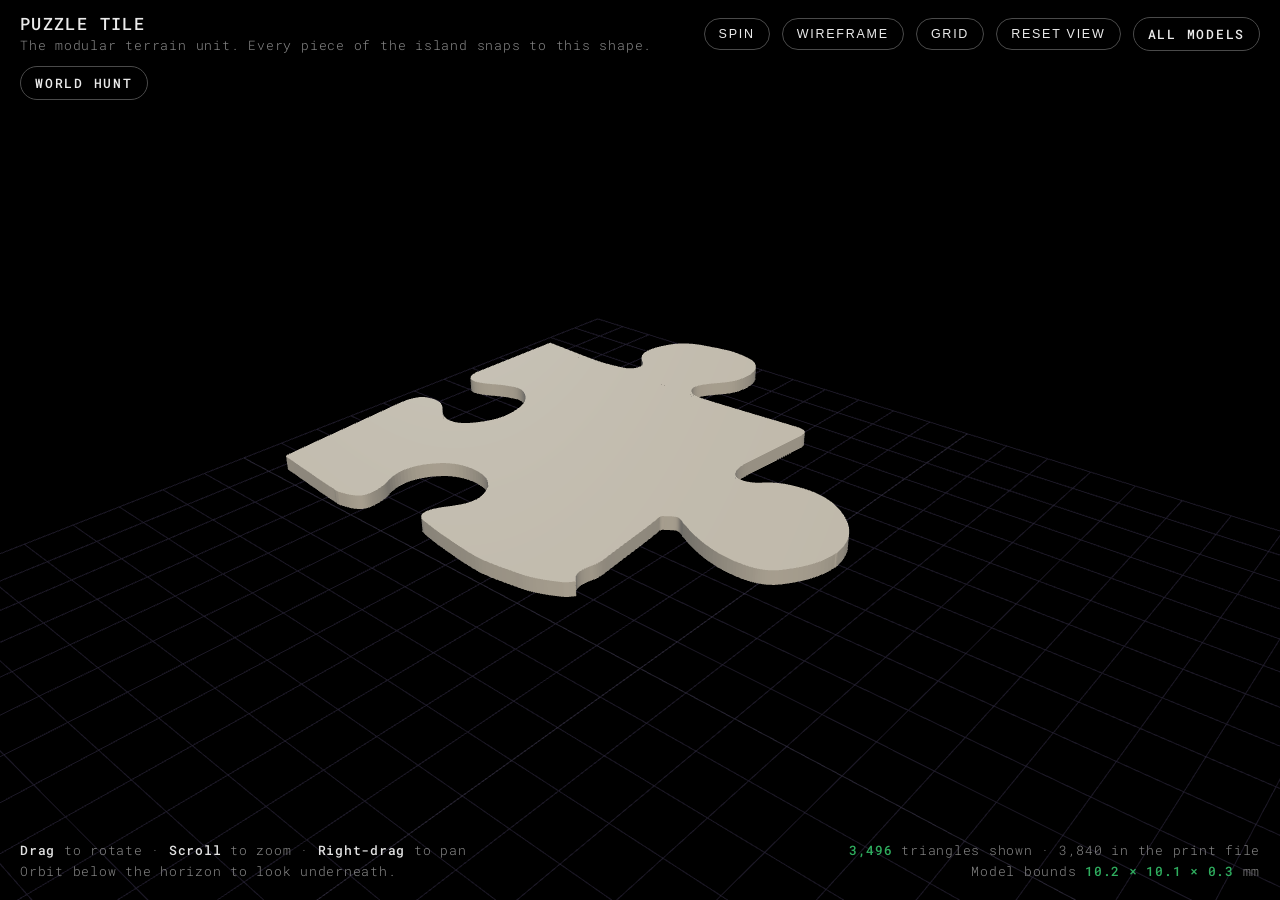
<file: model.html>
<!doctype html>
<html lang="en">
<head>
<meta name="robots" content="noindex, nofollow" />
<link rel="icon" href="data:image/svg+xml,%3Csvg xmlns='http://www.w3.org/2000/svg' viewBox='0 0 32 32'%3E%3Crect x='2' y='8' width='28' height='22' rx='4' fill='%23facc15' stroke='%23232326' stroke-width='3'/%3E%3Cpath d='M12 8v-2a4 4 0 1 1 8 0v2' fill='%23e03131' stroke='%23232326' stroke-width='3'/%3E%3C/svg%3E" />
<meta charset="utf-8" />
<meta name="viewport" content="width=device-width, initial-scale=1, viewport-fit=cover" />
<title>Counter of Sheep — model</title>
<link rel="preconnect" href="https://fonts.googleapis.com" />
<link rel="preconnect" href="https://fonts.gstatic.com" crossorigin />
<link href="https://fonts.googleapis.com/css2?family=Roboto+Mono:wght@300;500&display=swap" rel="stylesheet" />
<style>
  :root{
    --ink:#000; --panel:#1f1f1f; --line:#2a2a2a; --line2:#4a4a4a;
    --paper:rgba(255,255,255,.92); --paper2:#e2e2e2; --paper3:#8a8a8a;
    --gold:#fff; --teal:#2fae5f; --grape:#7c5cbf;
  }
  *{box-sizing:border-box;margin:0;padding:0}
  html,body{height:100%;overflow:hidden}
  body{background:#161616;color:var(--paper);
       font-family:"Roboto Mono",ui-monospace,SFMono-Regular,Menlo,monospace;font-weight:300;-webkit-font-smoothing:antialiased}

  #stage{position:fixed;inset:0;touch-action:none}
  canvas{display:block}

  .bar{position:fixed;top:0;left:0;right:0;z-index:10;
       display:flex;align-items:center;gap:12px;flex-wrap:wrap;
       padding:14px 20px;background:linear-gradient(180deg,rgba(0,0,0,.94),rgba(0,0,0,0));
       pointer-events:none}
  .bar > *{pointer-events:auto}
  .title{font-weight:500;font-size:17px;letter-spacing:.08em;text-transform:uppercase;line-height:1.2}
  .sub{font-size:13px;color:var(--paper3);margin-top:2px;letter-spacing:.06em}
  .sp{flex:1}
  .btn{font-size:12.5px;font-weight:500;letter-spacing:.14em;text-transform:uppercase;padding:8px 14px;border:1px solid var(--line2);
       color:var(--paper);background:rgba(0,0,0,.6);cursor:pointer;border-radius:999px;
       text-decoration:none;display:inline-block}
  .btn:hover{border-color:var(--gold);color:var(--gold)}
  .btn.on{border-color:var(--gold);color:var(--gold)}

  .hud{position:fixed;left:20px;bottom:18px;z-index:10;font-size:12.5px;color:var(--paper3);line-height:1.7;letter-spacing:.06em}
  .hud b{color:var(--paper2);font-weight:500}
  .spec{position:fixed;right:20px;bottom:18px;z-index:10;text-align:right;
        font-size:12.5px;color:var(--paper3);line-height:1.7;letter-spacing:.06em}
  .spec b{color:var(--teal);font-weight:500}

  .msg{position:fixed;inset:0;display:flex;align-items:center;justify-content:center;
       flex-direction:column;gap:12px;z-index:20;background:var(--ink);text-align:center;padding:24px}
  .msg .t{font-size:16px;font-weight:500;letter-spacing:.1em;text-transform:uppercase}
  .msg .d{font-size:14px;color:var(--paper3);max-width:44ch}
  .msg.hide{display:none}
  @media (max-width:600px){ .hud{display:none} .title{font-size:15px} }
.fx-confetti{position:fixed;inset:0;pointer-events:none;z-index:200;overflow:hidden}
.fX i,.fx-confetti i{position:absolute;display:block;border-radius:3px}
</style>
</head>
<body>

<div id="stage"></div>

<div class="bar">
  <div>
    <div class="title" id="m-name">Loading…</div>
    <div class="sub" id="m-blurb"></div>
  </div>
  <div class="sp"></div>
  <button class="btn" id="btn-spin">Spin</button>
  <button class="btn" id="btn-wire">Wireframe</button>
  <button class="btn" id="btn-grid">Grid</button>
  <button class="btn" id="btn-reset">Reset view</button>
  <a class="btn" href="models.html">All models</a>
    <a class="btn" href="world.html">World hunt</a>
</div>

<div class="hud">
  <b>Drag</b> to rotate · <b>Scroll</b> to zoom · <b>Right-drag</b> to pan<br/>
  Orbit below the horizon to look underneath.
</div>
<div class="spec" id="m-spec"></div>

<div class="msg" id="msg">
  <div class="t" id="msg-t">Loading model…</div>
  <div class="d" id="msg-d">Large meshes take a moment on a phone.</div>
</div>

<script type="importmap">
{ "imports": {
    "three": "./vendor/three/build/three.module.js",
    "three/addons/": "./vendor/three/examples/jsm/"
} }
</script>

<script type="module">
import * as THREE from 'three';
import { STLLoader } from 'three/addons/loaders/STLLoader.js';
import { OrbitControls } from 'three/addons/controls/OrbitControls.js';

const slug = new URLSearchParams(location.search).get('m') || 'puzzlepieceshape';
const stage = document.getElementById('stage');
const msg = document.getElementById('msg');

function fail(title, detail){
  document.getElementById('msg-t').textContent = title;
  document.getElementById('msg-d').textContent = detail;
  msg.classList.remove('hide');
}

const renderer = new THREE.WebGLRenderer({ antialias: true });
renderer.setPixelRatio(Math.min(devicePixelRatio, 2));
renderer.setSize(innerWidth, innerHeight);
/* No shadow map: the only thing under the model is a line grid, which cannot
   receive a shadow, so all it produced was self-shadow acne across flat faces. */
stage.appendChild(renderer.domElement);

const scene = new THREE.Scene();
scene.background = new THREE.Color(0x000000);

const camera = new THREE.PerspectiveCamera(42, innerWidth / innerHeight, 0.01, 100000);

const controls = new OrbitControls(camera, renderer.domElement);
controls.enableDamping = true;
controls.dampingFactor = 0.08;
controls.rotateSpeed = 0.85;
// no polar limits — orbiting under the model is the whole point
controls.minPolarAngle = 0;
controls.maxPolarAngle = Math.PI;

scene.add(new THREE.HemisphereLight(0xdfe6f2, 0x1a1f2b, 1.15));
const key = new THREE.DirectionalLight(0xfff3dd, 2.0);
key.position.set(1, 1.6, 0.9);
scene.add(key);
const rim = new THREE.DirectionalLight(0xbcd0dc, 0.5);
rim.position.set(-1.2, 0.5, -1);
scene.add(rim);
const under = new THREE.DirectionalLight(0xdfd8c8, 0.35);
under.position.set(0, -1, 0.3);
scene.add(under);

const material = new THREE.MeshStandardMaterial({
  color: 0xd8d3c8, roughness: 0.62, metalness: 0.04,
  side: THREE.DoubleSide, flatShading: false,
});

let mesh = null, grid = null, spinning = false, home = null;
let radius = 1, userMoved = false;

/** Distance that fits the model's bounding sphere in BOTH axes — a tall, narrow
    phone viewport has a much smaller horizontal field of view than a monitor. */
function fitDistance(){
  const vFov = THREE.MathUtils.degToRad(camera.fov);
  const hFov = 2 * Math.atan(Math.tan(vFov / 2) * camera.aspect);
  return Math.max(radius / Math.sin(vFov / 2), radius / Math.sin(hFov / 2)) * 1.15;
}

function placeCamera(){
  const d = fitDistance();
  const dir = new THREE.Vector3(0.62, 0.48, 0.72).normalize();
  camera.position.copy(dir.multiplyScalar(d));
  camera.near = d / 500;
  camera.far = d * 40;
  camera.updateProjectionMatrix();
  controls.target.set(0, 0, 0);
  controls.update();
  home = { pos: camera.position.clone(), target: controls.target.clone() };
}

function frame(geometry, entry){
  geometry.computeVertexNormals();
  geometry.computeBoundingBox();
  const box = geometry.boundingBox;
  const size = new THREE.Vector3(); box.getSize(size);
  const center = new THREE.Vector3(); box.getCenter(center);

  /* Frame on the main body rather than the full extents. A couple of the print
     files carry a stray scrap off to one side; centering on everything would
     leave the actual house as a speck. All the geometry still gets drawn. */
  if (entry && entry.focus){
    const f = new THREE.Box3(
      new THREE.Vector3(...entry.focus.min),
      new THREE.Vector3(...entry.focus.max)
    );
    f.getCenter(center);
    f.getSize(size);
  }

  // center the subject on the origin
  geometry.translate(-center.x, -center.y, -center.z);

  mesh = new THREE.Mesh(geometry, material);
  // STLs from CAD are usually Z-up; three is Y-up
  mesh.rotation.x = -Math.PI / 2;
  scene.add(mesh);

  const span = Math.max(size.x, size.y, size.z) || 1;
  radius = Math.hypot(size.x, size.y, size.z) / 2 || span * 0.6;

  grid = new THREE.GridHelper(span * 3, 24, 0x4a4360, 0x35304a);
  grid.position.y = -span * 0.52;
  grid.material.opacity = 0.5;
  grid.material.transparent = true;
  scene.add(grid);

  key.position.set(span, span * 1.6, span * 0.9);
  rim.position.set(-span * 1.2, span * 0.5, -span);
  under.position.set(0, -span, span * 0.3);

  placeCamera();
  return size;
}

fetch('models/models.json')
  .then(r => r.json())
  .then(list => {
    const entry = list.find(m => m.slug === slug) || list[0];
    if (!entry) throw new Error('no models in manifest');

    document.title = entry.name + ' — Counter of Sheep';
    document.getElementById('m-name').textContent = entry.name;
    document.getElementById('m-blurb').textContent = entry.blurb;

    new STLLoader().load('models/' + entry.file, (geometry) => {
      frame(geometry, entry);
      const s = entry.size;
      document.getElementById('m-spec').innerHTML =
        '<b>' + entry.tris.toLocaleString() + '</b> triangles shown · ' +
        entry.sourceTris.toLocaleString() + ' in the print file<br/>' +
        'Model bounds <b>' + s.x + ' × ' + s.y + ' × ' + s.z + '</b> mm';
      msg.classList.add('hide');
    },
    (ev) => {
      if (ev.lengthComputable) {
        document.getElementById('msg-t').textContent =
          'Loading ' + entry.name + ' — ' + Math.round((ev.loaded / ev.total) * 100) + '%';
      }
    },
    () => fail('Could not load that model', 'The file may still be building. Try the gallery.'));
  })
  .catch(() => fail('Could not read the model list', 'Open this page through the share link, not as a local file.'));

/* ---- controls ---- */
const bSpin = document.getElementById('btn-spin');
const bWire = document.getElementById('btn-wire');
const bGrid = document.getElementById('btn-grid');

bSpin.addEventListener('click', () => {
  spinning = !spinning;
  bSpin.classList.toggle('on', spinning);
});
bWire.addEventListener('click', () => {
  material.wireframe = !material.wireframe;
  bWire.classList.toggle('on', material.wireframe);
});
bGrid.addEventListener('click', () => {
  if (!grid) return;
  grid.visible = !grid.visible;
  bGrid.classList.toggle('on', !grid.visible);
});
document.getElementById('btn-reset').addEventListener('click', () => {
  if (!mesh) return;
  userMoved = false;
  placeCamera();
});

controls.addEventListener('start', () => { userMoved = true; });

/** Window resize misses panel/split-view changes, so watch the element too.
    Re-frame only while the viewer is still showing the default view — once
    Spencer has moved the camera, resizing must not yank it back. */
function resize(){
  const w = stage.clientWidth || innerWidth;
  const h = stage.clientHeight || innerHeight;
  camera.aspect = w / h;
  camera.updateProjectionMatrix();
  renderer.setSize(w, h, false);
  renderer.domElement.style.width = '100%';
  renderer.domElement.style.height = '100%';
  if (mesh && !userMoved) placeCamera();
}
addEventListener('resize', resize);
new ResizeObserver(resize).observe(stage);
resize();

(function loop(){
  requestAnimationFrame(loop);
  if (spinning && mesh) mesh.rotation.z += 0.0045;
  controls.update();
  renderer.render(scene, camera);
})();
</script>
<script>
/* fun layer: confetti over every page */
(function(){
  const box = document.createElement('div');
  box.className = 'fx-confetti'; box.setAttribute('aria-hidden','true');
  document.body.appendChild(box);
  const colors = ['#facc15','#5b63ba','#db2777','#2563eb','#0f9d6d','#e03131'];
  for (let i = 0; i < 30; i++){
    const c = document.createElement('i');
    const sz = 4 + Math.random() * 7;
    c.style.width = sz + 'px'; c.style.height = sz * .7 + 'px';
    c.style.left = Math.random() * 100 + '%';
    c.style.top = '-16px';
    c.style.background = colors[i % colors.length];
    c.style.opacity = .18 + Math.random() * .22;
    const rot = Math.random() * 90;
    const dur = 9 + Math.random() * 11;
    c.animate(
      [{ transform: 'rotate(' + rot + 'deg) translateY(0)' },
       { transform: 'rotate(' + rot + 'deg) translateY(' + (innerHeight + 60) + 'px)' }],
      { duration: dur * 1000, delay: -Math.random() * dur * 1000, iterations: Infinity, easing: 'linear' });
    box.appendChild(c);
  }
})();
</script>
</body>
</html>
</file>
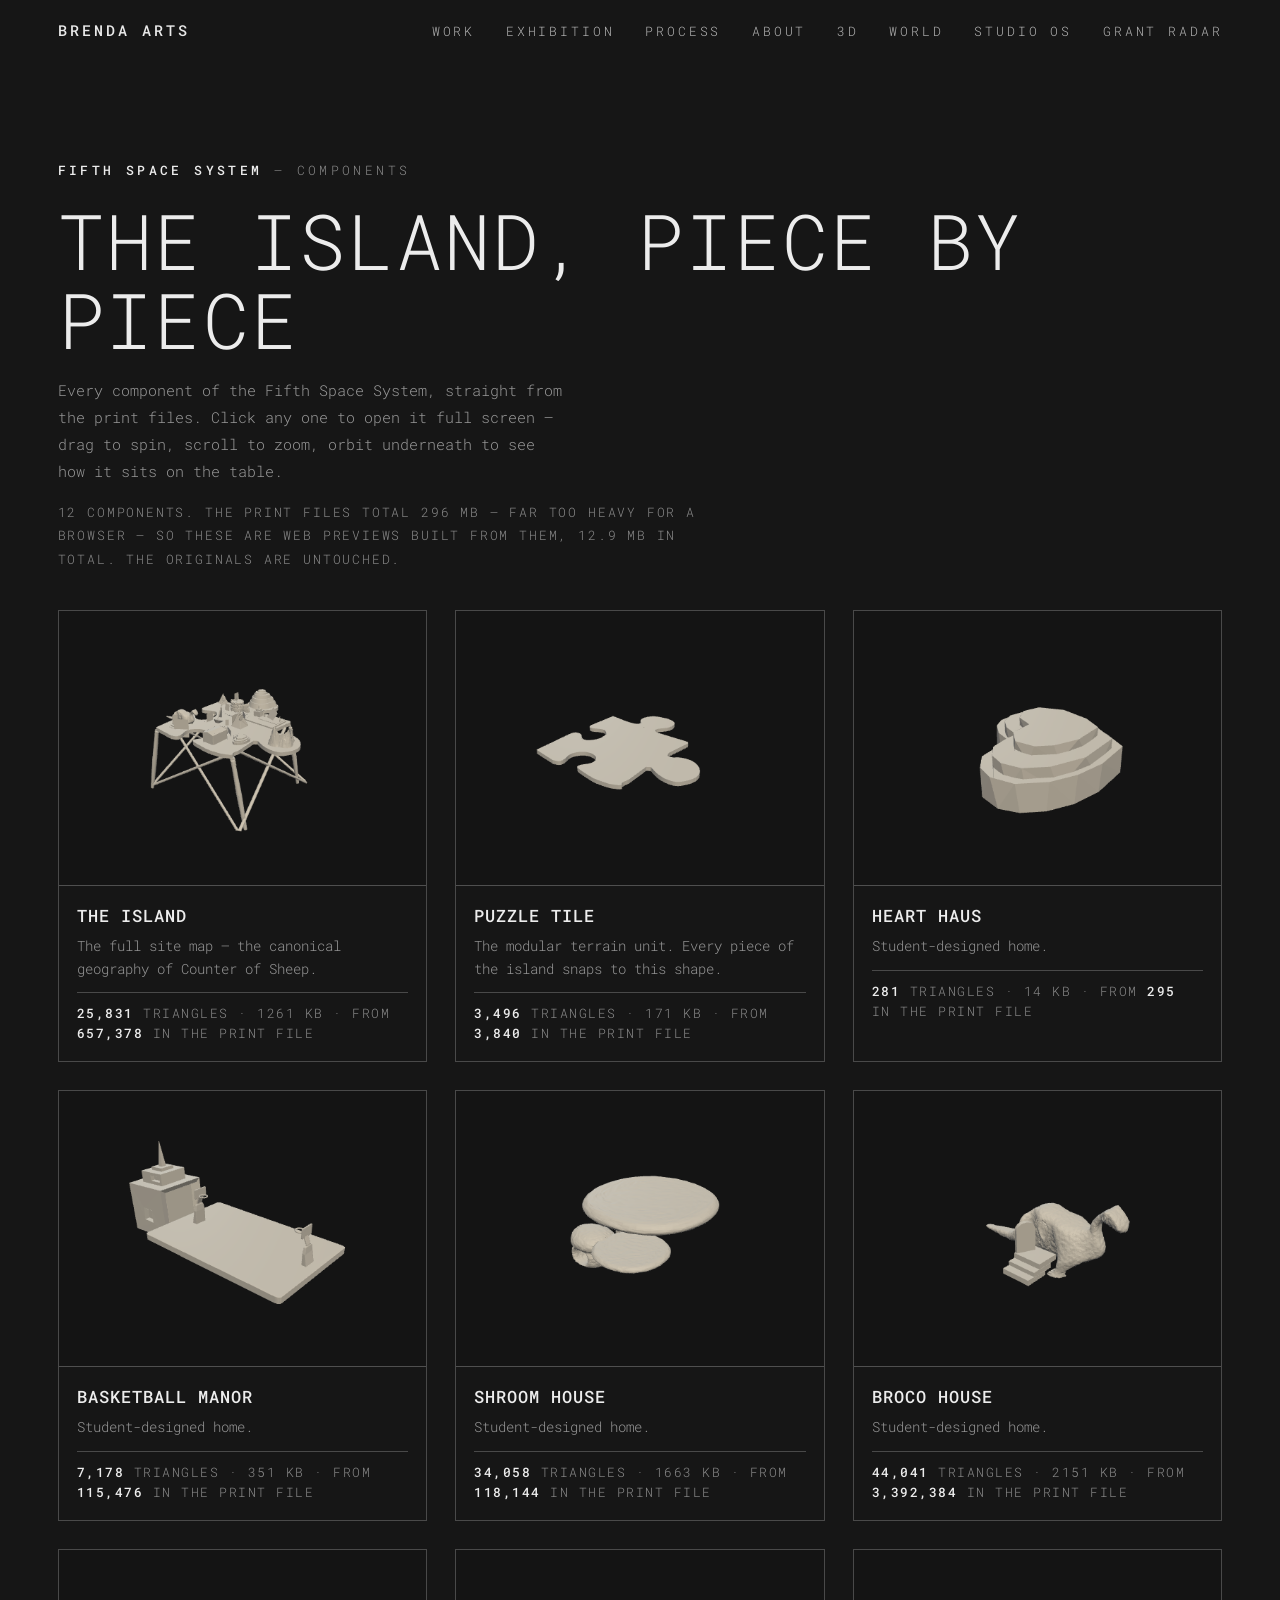
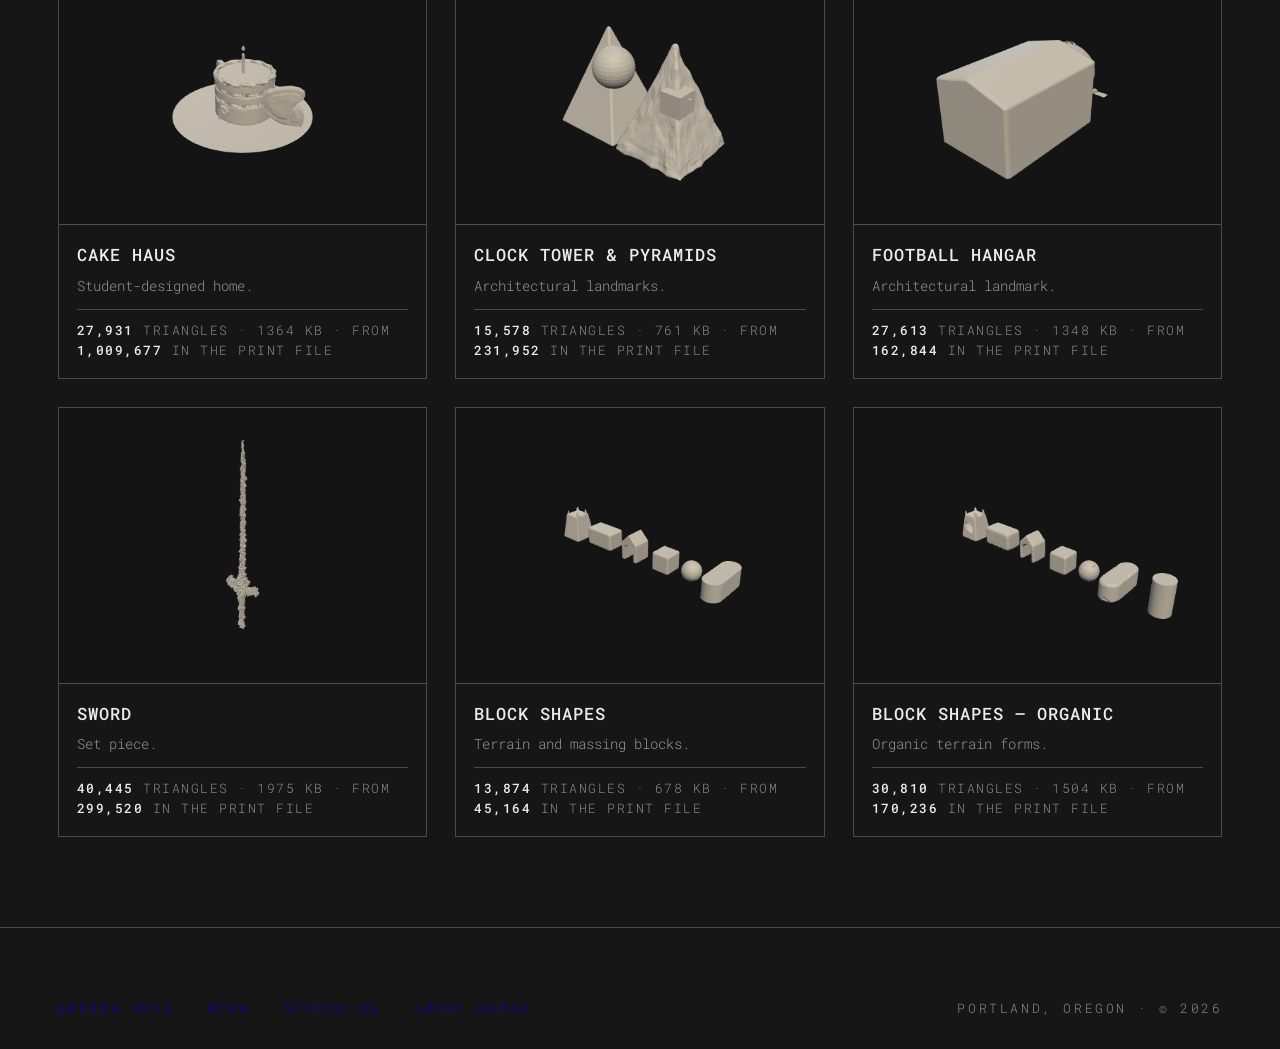
<file: models.html>
<!doctype html>
<html lang="en">
<head>
<meta name="robots" content="noindex, nofollow" />
<link rel="icon" href="data:image/svg+xml,%3Csvg xmlns='http://www.w3.org/2000/svg' viewBox='0 0 32 32'%3E%3Crect x='2' y='8' width='28' height='22' rx='4' fill='%23facc15' stroke='%23232326' stroke-width='3'/%3E%3Cpath d='M12 8v-2a4 4 0 1 1 8 0v2' fill='%23e03131' stroke='%23232326' stroke-width='3'/%3E%3C/svg%3E" />
<meta charset="utf-8" />
<meta name="viewport" content="width=device-width, initial-scale=1, viewport-fit=cover" />
<title>3D — the island, piece by piece — BRENDA ARTS</title>
<meta name="description" content="Every component of the Fifth Space System as an interactive 3D model, built straight from the print files." />
<meta name="theme-color" content="#161616" />
<link rel="preconnect" href="https://fonts.googleapis.com" />
<link rel="preconnect" href="https://fonts.gstatic.com" crossorigin />
<link href="https://fonts.googleapis.com/css2?family=Roboto+Mono:wght@300;500&display=swap" rel="stylesheet" />
<style>
  :root{
    --bg:#161616; --panel:#1f1f1f; --ink:rgba(255,255,255,.92); --ink2:rgba(255,255,255,.55);
    --gray:#8a8a8a; --rule:1px solid rgba(255,255,255,.22);
    --pad:clamp(20px,4.5vw,64px);
  }
  *{box-sizing:border-box;margin:0;padding:0}
  html,body{max-width:100%;overflow-x:hidden}
  body{background:var(--bg);color:var(--ink);
       font-family:"Roboto Mono",ui-monospace,SFMono-Regular,Menlo,monospace;font-weight:300;line-height:1.6;
       -webkit-font-smoothing:antialiased;animation:pagein .25s ease-in}
  @keyframes pagein{from{opacity:0}to{opacity:1}}
  ::selection{background:#fff;color:#000}

  nav{position:fixed;top:0;left:0;right:0;z-index:100;
      display:flex;align-items:baseline;gap:clamp(14px,2.4vw,34px);
      padding:18px var(--pad);mix-blend-mode:difference;color:#fff}
  nav a{color:#fff}
  nav .wm{font-weight:500;font-size:15px;letter-spacing:.2em;text-transform:uppercase;text-decoration:none;margin-right:auto}
  nav a.lnk{font-size:13px;font-weight:300;letter-spacing:.22em;text-transform:uppercase;
            text-decoration:none;opacity:.75;transition:opacity .18s ease}
  nav a.lnk:hover{opacity:1}
  @media (max-width:760px){ nav{flex-wrap:wrap;row-gap:8px} nav a.lnk{font-size:12px} }

  header{padding:calc(70px + clamp(40px,7vw,90px)) var(--pad) clamp(24px,3vw,40px)}
  .kicker{font-size:13px;font-weight:300;letter-spacing:.26em;text-transform:uppercase;color:var(--gray);margin-bottom:22px}
  .kicker b{color:var(--ink);font-weight:500}
  h1{font-weight:300;text-transform:uppercase;
     font-size:clamp(36px,6vw,88px);line-height:1.02;letter-spacing:.03em}
  header .lead{max-width:56ch;margin-top:18px;font-size:15px;color:var(--ink2);line-height:1.8}
  .note{font-size:13px;letter-spacing:.14em;text-transform:uppercase;color:var(--gray);margin-top:16px;max-width:80ch;line-height:1.8}

  .grid{display:grid;grid-template-columns:repeat(auto-fill,minmax(280px,1fr));
        gap:clamp(16px,2.2vw,30px);padding:0 var(--pad) clamp(56px,7vw,100px)}

  .card{border:var(--rule);background:var(--bg);cursor:pointer;display:flex;flex-direction:column;
        transition:transform .2s ease}
  .card:hover{transform:translateY(-3px)}
  .card:focus-visible{outline:1px solid #fff;outline-offset:3px}
  .thumb{position:relative;width:100%;aspect-ratio:4/3;background:#1d1d1d;
         border-bottom:var(--rule);overflow:hidden}
  .thumb canvas{width:100%;height:100%;display:block}
  .thumb .pending{position:absolute;inset:0;display:flex;align-items:center;justify-content:center;
                  font-size:12px;letter-spacing:.2em;text-transform:uppercase;color:#777}
  .thumb .open{position:absolute;right:10px;top:10px;font-size:12px;font-weight:500;border-radius:999px;
               letter-spacing:.16em;text-transform:uppercase;color:#000;background:#fff;
               padding:5px 11px;opacity:0;transition:opacity .15s}
  .card:hover .thumb .open{opacity:1}

  .meta{padding:16px 18px 18px}
  .meta .nm{font-weight:500;font-size:17px;letter-spacing:.06em;text-transform:uppercase}
  .meta .bl{font-size:14px;color:var(--ink2);margin-top:6px;line-height:1.6}
  .meta .st{font-size:12.5px;letter-spacing:.12em;text-transform:uppercase;color:var(--gray);margin-top:12px;
            border-top:var(--rule);padding-top:10px}
  .meta .st b{color:var(--ink);font-weight:500}

  footer{background:#161616;color:#fff;padding:clamp(40px,6vw,70px) var(--pad) 30px;border-top:var(--rule)}
  footer .row{display:flex;flex-wrap:wrap;gap:14px 34px;font-size:13px;letter-spacing:.2em;text-transform:uppercase}
  footer .row a{text-decoration:none;opacity:.7;transition:opacity .18s}
  footer .row a:hover{opacity:1}
  footer .row .r{margin-left:auto;opacity:.5}

  .err{border:var(--rule);background:var(--panel);padding:20px;margin:0 var(--pad) 30px;
       font-size:15px;color:var(--ink2)}
.fx-confetti{position:fixed;inset:0;pointer-events:none;z-index:200;overflow:hidden}
.fX i,.fx-confetti i{position:absolute;display:block;border-radius:3px}
</style>
</head>
<body>

<nav aria-label="Main">
  <a class="wm" href="/">BRENDA ARTS</a>
  <a class="lnk" href="assets.html">Work</a>
  <a class="lnk" href="live.html#exhibition">Exhibition</a>
  <a class="lnk" href="live.html#process">Process</a>
  <a class="lnk" href="live.html#about">About</a>
  <a class="lnk" href="models.html" aria-current="page">3D</a>
  <a class="lnk" href="world.html">World</a>
  <a class="lnk" href="studio-os.html">Studio OS</a>
  <a class="lnk" href="/radar/">Grant Radar</a>
</nav>

<header>
  <div class="kicker"><b>Fifth Space System</b> — components</div>
  <h1>The island, piece by piece</h1>
  <p class="lead">Every component of the Fifth Space System, straight from the print files.
  Click any one to open it full screen — drag to spin, scroll to zoom, orbit underneath
  to see how it sits on the table.</p>
  <p class="note" id="note"></p>
</header>

<div id="err"></div>
<div class="grid" id="grid"></div>

<footer>
  <div class="row">
    <a href="/">BRENDA ARTS</a>
    <a href="assets.html">Work</a>
    <a href="studio-os.html">Studio OS</a>
    <a href="/radar/">Grant Radar</a>
    <span class="r">Portland, Oregon · © 2026</span>
  </div>
</footer>

<script type="importmap">
{ "imports": {
    "three": "./vendor/three/build/three.module.js",
    "three/addons/": "./vendor/three/examples/jsm/"
} }
</script>

<script type="module">
import * as THREE from 'three';
import { STLLoader } from 'three/addons/loaders/STLLoader.js';

const grid = document.getElementById('grid');
const note = document.getElementById('note');

/* One shared WebGL renderer draws every thumbnail, then each frame is copied
   into the card's own 2D canvas. Twelve live WebGL contexts would be refused
   on most phones; one is not. */
const RATIO = Math.min(devicePixelRatio || 1, 2);
const THUMB_W = Math.round(520 * RATIO), THUMB_H = Math.round(390 * RATIO);

/* Pixel ratio stays at 1 and the size is scaled by hand instead. The renderer's
   own pixel-ratio scaling changes the backing buffer without changing the size
   drawImage() reads, which crops the copy to the top-left corner. */
const renderer = new THREE.WebGLRenderer({ antialias: true, alpha: false });
renderer.setPixelRatio(1);
renderer.setSize(THUMB_W, THUMB_H, false);

const material = new THREE.MeshStandardMaterial({
  color: 0xd8d3c8, roughness: 0.62, metalness: 0.04, side: THREE.DoubleSide,
});

const cards = [];

function makeScene(geometry, entry){
  const scene = new THREE.Scene();
  scene.background = new THREE.Color(0x141414);
  scene.add(new THREE.HemisphereLight(0xdfe6f2, 0x1a1f2b, 1.15));

  geometry.computeVertexNormals();
  geometry.computeBoundingBox();
  const size = new THREE.Vector3(); geometry.boundingBox.getSize(size);
  const center = new THREE.Vector3(); geometry.boundingBox.getCenter(center);

  // frame the main body, not a stray scrap off to one side (see the build tool)
  if (entry && entry.focus){
    const f = new THREE.Box3(
      new THREE.Vector3(...entry.focus.min),
      new THREE.Vector3(...entry.focus.max)
    );
    f.getCenter(center);
    f.getSize(size);
  }
  geometry.translate(-center.x, -center.y, -center.z);

  const mesh = new THREE.Mesh(geometry, material);
  mesh.rotation.x = -Math.PI / 2;
  scene.add(mesh);

  const span = Math.max(size.x, size.y, size.z) || 1;
  const key = new THREE.DirectionalLight(0xfff3dd, 2.0);
  key.position.set(span, span * 1.6, span * 0.9); scene.add(key);
  const rim = new THREE.DirectionalLight(0xbcd0dc, 0.5);
  rim.position.set(-span * 1.2, span * 0.4, -span); scene.add(rim);

  const fov = 38, aspect = THUMB_W / THUMB_H;
  const radius = Math.hypot(size.x, size.y, size.z) / 2 || span * 0.6;
  const vFov = THREE.MathUtils.degToRad(fov);
  const hFov = 2 * Math.atan(Math.tan(vFov / 2) * aspect);
  // fit the bounding sphere in both axes, with a little breathing room
  const dist = Math.max(radius / Math.sin(vFov / 2), radius / Math.sin(hFov / 2)) * 1.22;

  const camera = new THREE.PerspectiveCamera(fov, aspect, dist / 500, dist * 40);
  camera.position.set(0.62, 0.48, 0.72).normalize().multiplyScalar(dist);
  camera.lookAt(0, 0, 0);

  return { scene, camera, mesh };
}

function addCard(entry){
  const card = document.createElement('div');
  card.className = 'card';
  card.tabIndex = 0;
  card.setAttribute('role', 'link');
  card.setAttribute('aria-label', 'Open ' + entry.name + ' in a new tab');

  const kb = (entry.bytes / 1024).toFixed(0);
  card.innerHTML =
    '<div class="thumb"><div class="pending">Loading…</div><div class="open">Open &#8599;</div></div>' +
    '<div class="meta">' +
      '<div class="nm">' + entry.name + '</div>' +
      '<div class="bl">' + entry.blurb + '</div>' +
      '<div class="st"><b>' + entry.tris.toLocaleString() + '</b> triangles · ' + kb + ' KB · ' +
        'from <b>' + entry.sourceTris.toLocaleString() + '</b> in the print file</div>' +
    '</div>';

  const href = 'model.html?m=' + encodeURIComponent(entry.slug);
  /* Single click already opens the tab, so there is deliberately no dblclick
     handler — a double click would otherwise fire click twice and spawn three. */
  const open = () => window.open(href, '_blank', 'noopener');
  card.addEventListener('click', open);
  card.addEventListener('keydown', (e) => {
    if (e.key === 'Enter' || e.key === ' ') { e.preventDefault(); open(); }
  });

  grid.appendChild(card);

  const thumb = card.querySelector('.thumb');
  const pending = thumb.querySelector('.pending');
  const canvas = document.createElement('canvas');
  canvas.width = THUMB_W; canvas.height = THUMB_H;
  const ctx = canvas.getContext('2d');
  thumb.insertBefore(canvas, pending);

  let hovered = false;
  card.addEventListener('mouseenter', () => { hovered = true; });
  card.addEventListener('mouseleave', () => { hovered = false; });

  new STLLoader().load('models/' + entry.file, (geometry) => {
    const s = makeScene(geometry, entry);
    pending.remove();
    cards.push({ ...s, ctx, isHovered: () => hovered, dirty: true });
  }, undefined, () => { pending.textContent = 'Preview unavailable'; });
}

fetch('models/models.json')
  .then(r => r.json())
  .then(list => {
    const srcMb = list.reduce((s, m) => s + m.sourceBytes, 0) / 1048576;
    const outMb = list.reduce((s, m) => s + m.bytes, 0) / 1048576;
    note.textContent =
      list.length + ' components. The print files total ' + srcMb.toFixed(0) +
      ' MB — far too heavy for a browser — so these are web previews built from them, ' +
      outMb.toFixed(1) + ' MB in total. The originals are untouched.';
    list.forEach(addCard);
  })
  .catch(() => {
    document.getElementById('err').innerHTML =
      '<div class="err">Could not read the model list. Open this page through the share link ' +
      'rather than as a local file.</div>';
  });

(function loop(){
  requestAnimationFrame(loop);
  for (const c of cards){
    if (c.isHovered()) c.mesh.rotation.z += 0.008;
    else if (!c.dirty) continue;
    renderer.render(c.scene, c.camera);
    c.ctx.clearRect(0, 0, THUMB_W, THUMB_H);
    c.ctx.drawImage(renderer.domElement, 0, 0, THUMB_W, THUMB_H);
    c.dirty = false;
  }
})();
</script>
<script>
/* fun layer: confetti over every page */
(function(){
  const box = document.createElement('div');
  box.className = 'fx-confetti'; box.setAttribute('aria-hidden','true');
  document.body.appendChild(box);
  const colors = ['#facc15','#5b63ba','#db2777','#2563eb','#0f9d6d','#e03131'];
  for (let i = 0; i < 30; i++){
    const c = document.createElement('i');
    const sz = 4 + Math.random() * 7;
    c.style.width = sz + 'px'; c.style.height = sz * .7 + 'px';
    c.style.left = Math.random() * 100 + '%';
    c.style.top = '-16px';
    c.style.background = colors[i % colors.length];
    c.style.opacity = .18 + Math.random() * .22;
    const rot = Math.random() * 90;
    const dur = 9 + Math.random() * 11;
    c.animate(
      [{ transform: 'rotate(' + rot + 'deg) translateY(0)' },
       { transform: 'rotate(' + rot + 'deg) translateY(' + (innerHeight + 60) + 'px)' }],
      { duration: dur * 1000, delay: -Math.random() * dur * 1000, iterations: Infinity, easing: 'linear' });
    box.appendChild(c);
  }
})();
</script>
</body>
</html>
</file>
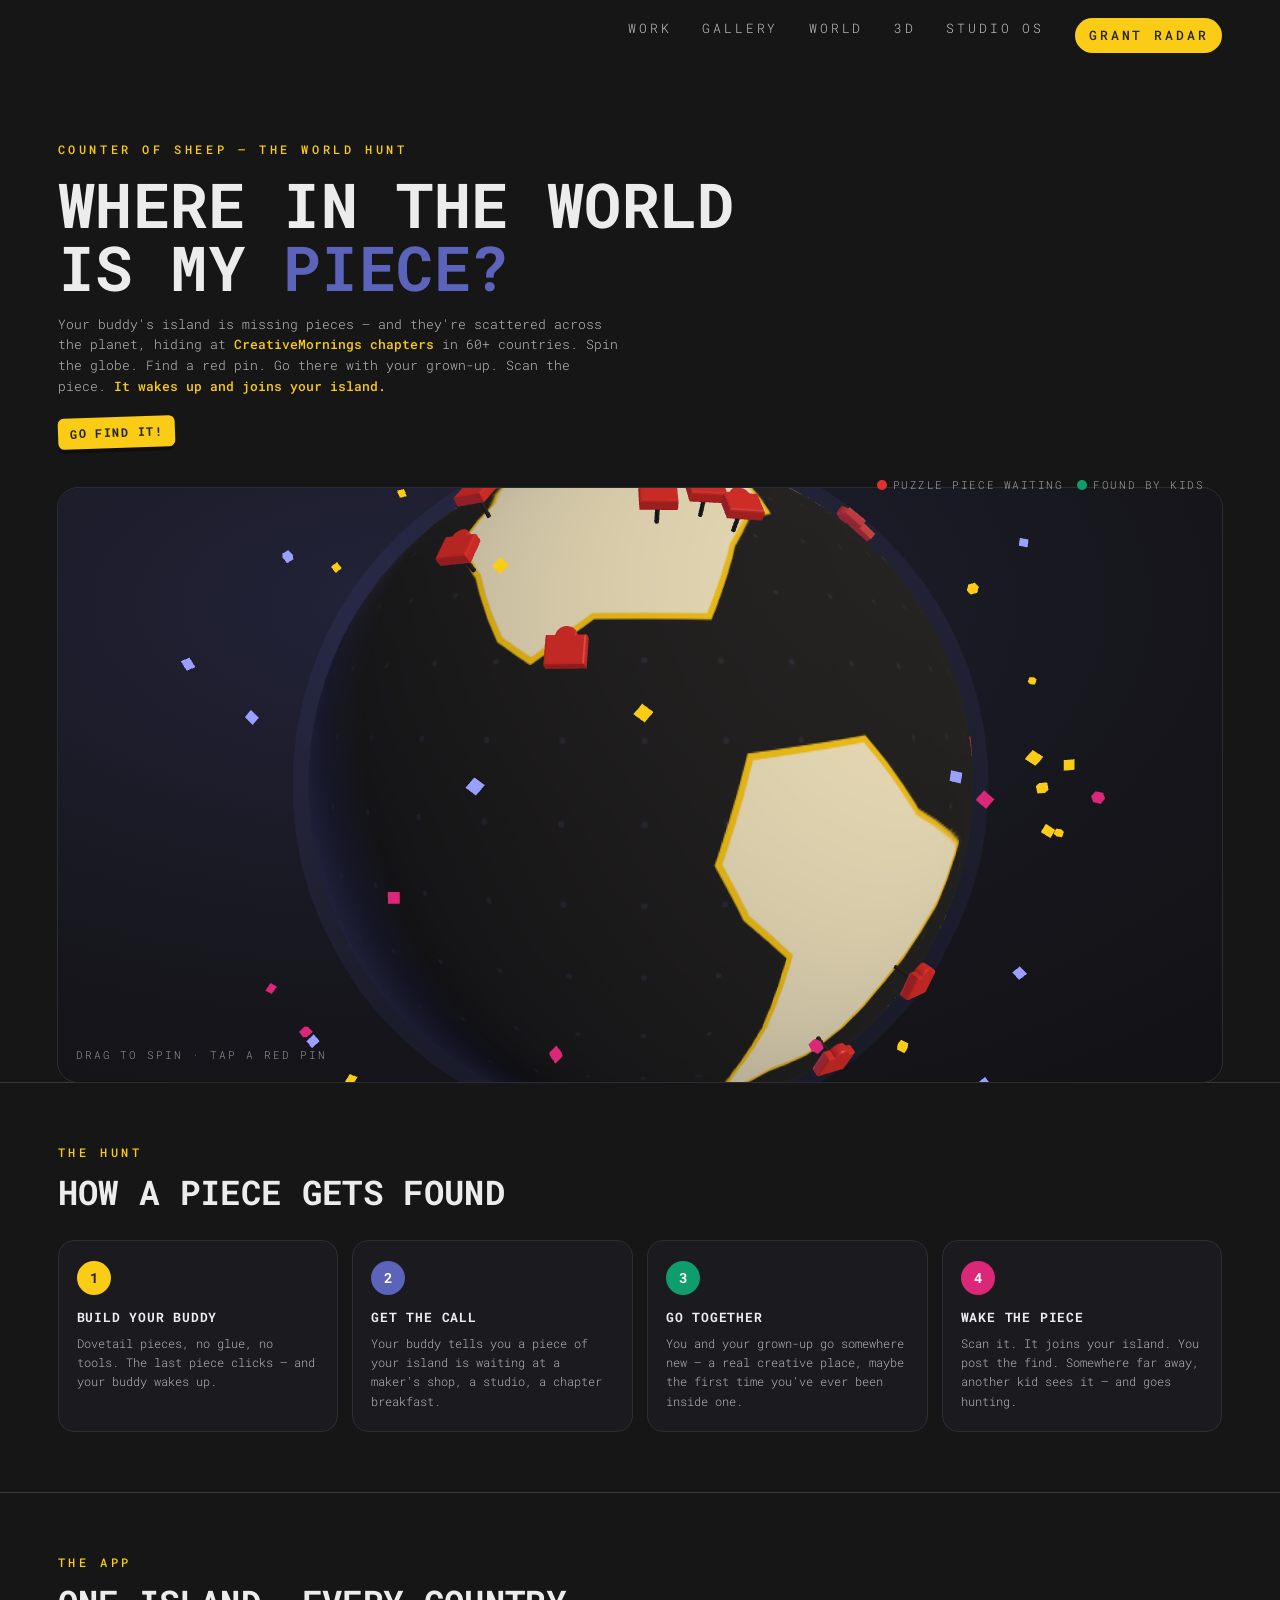
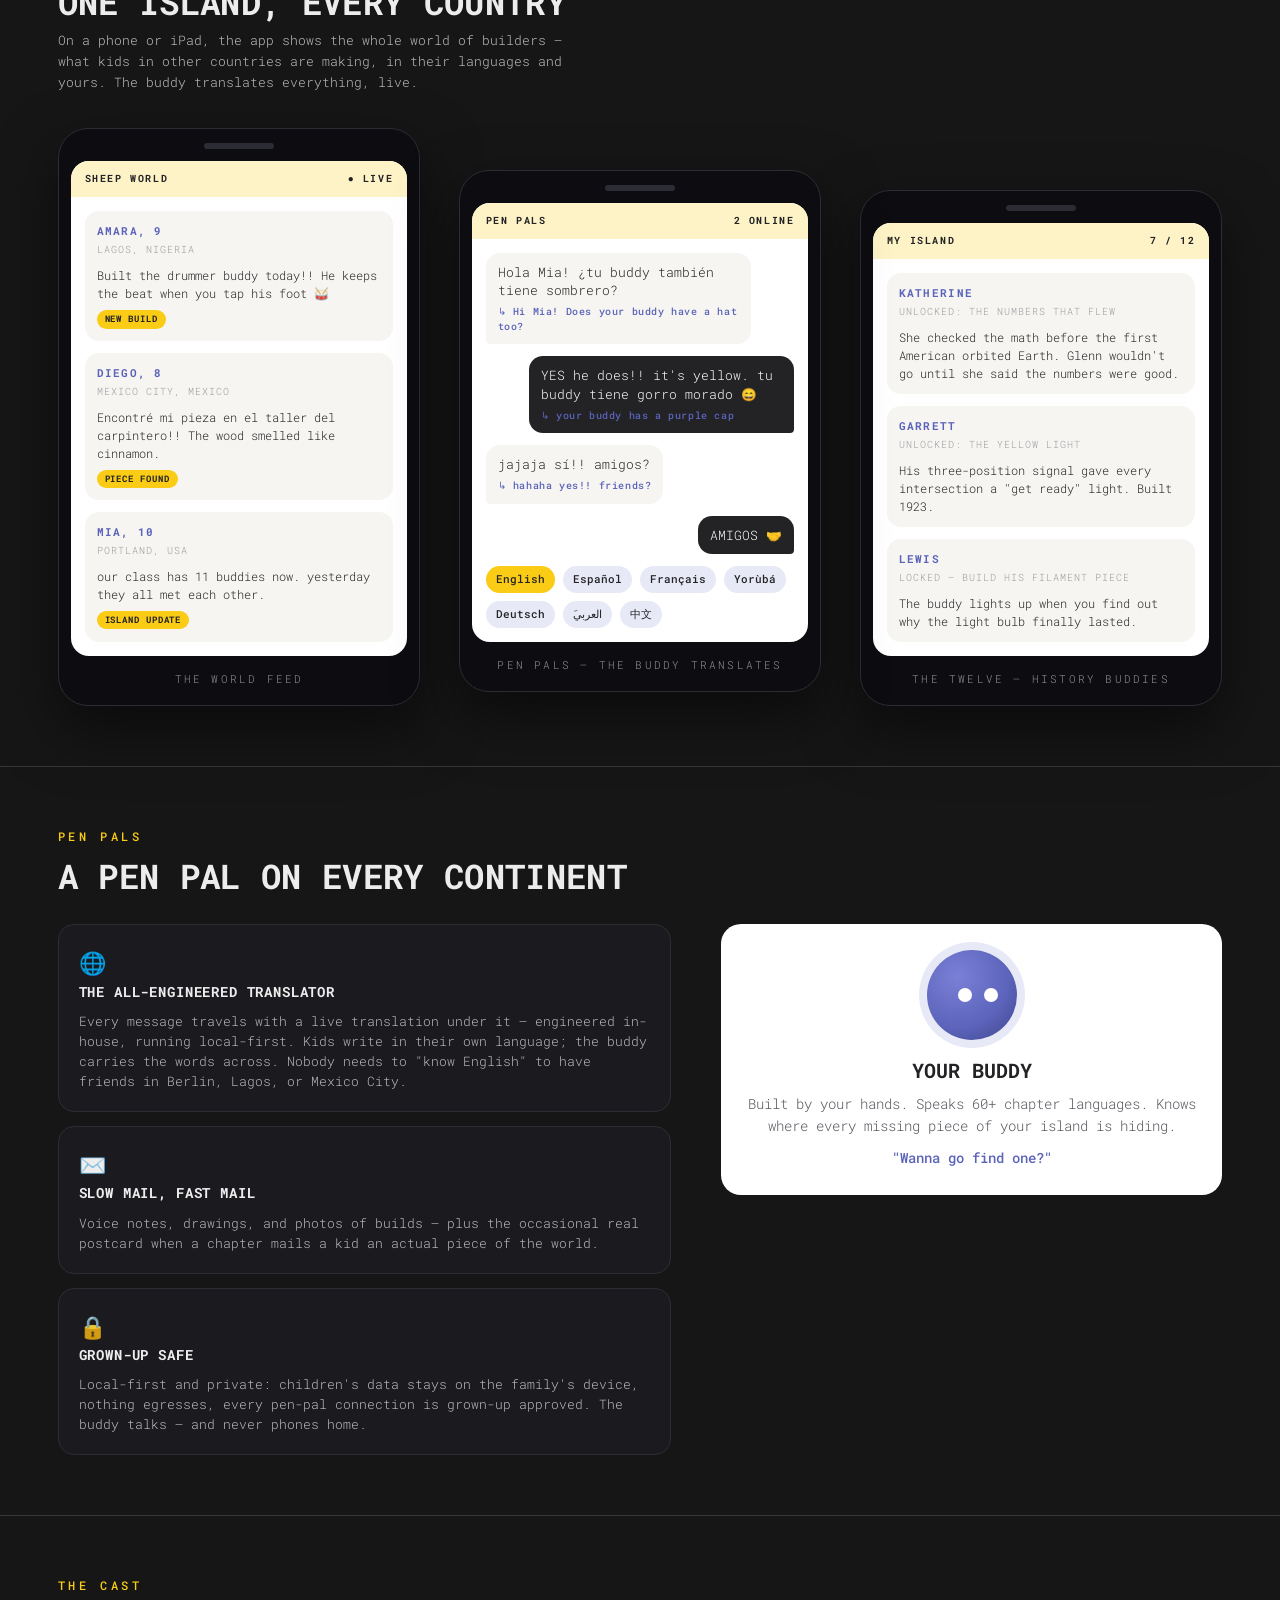
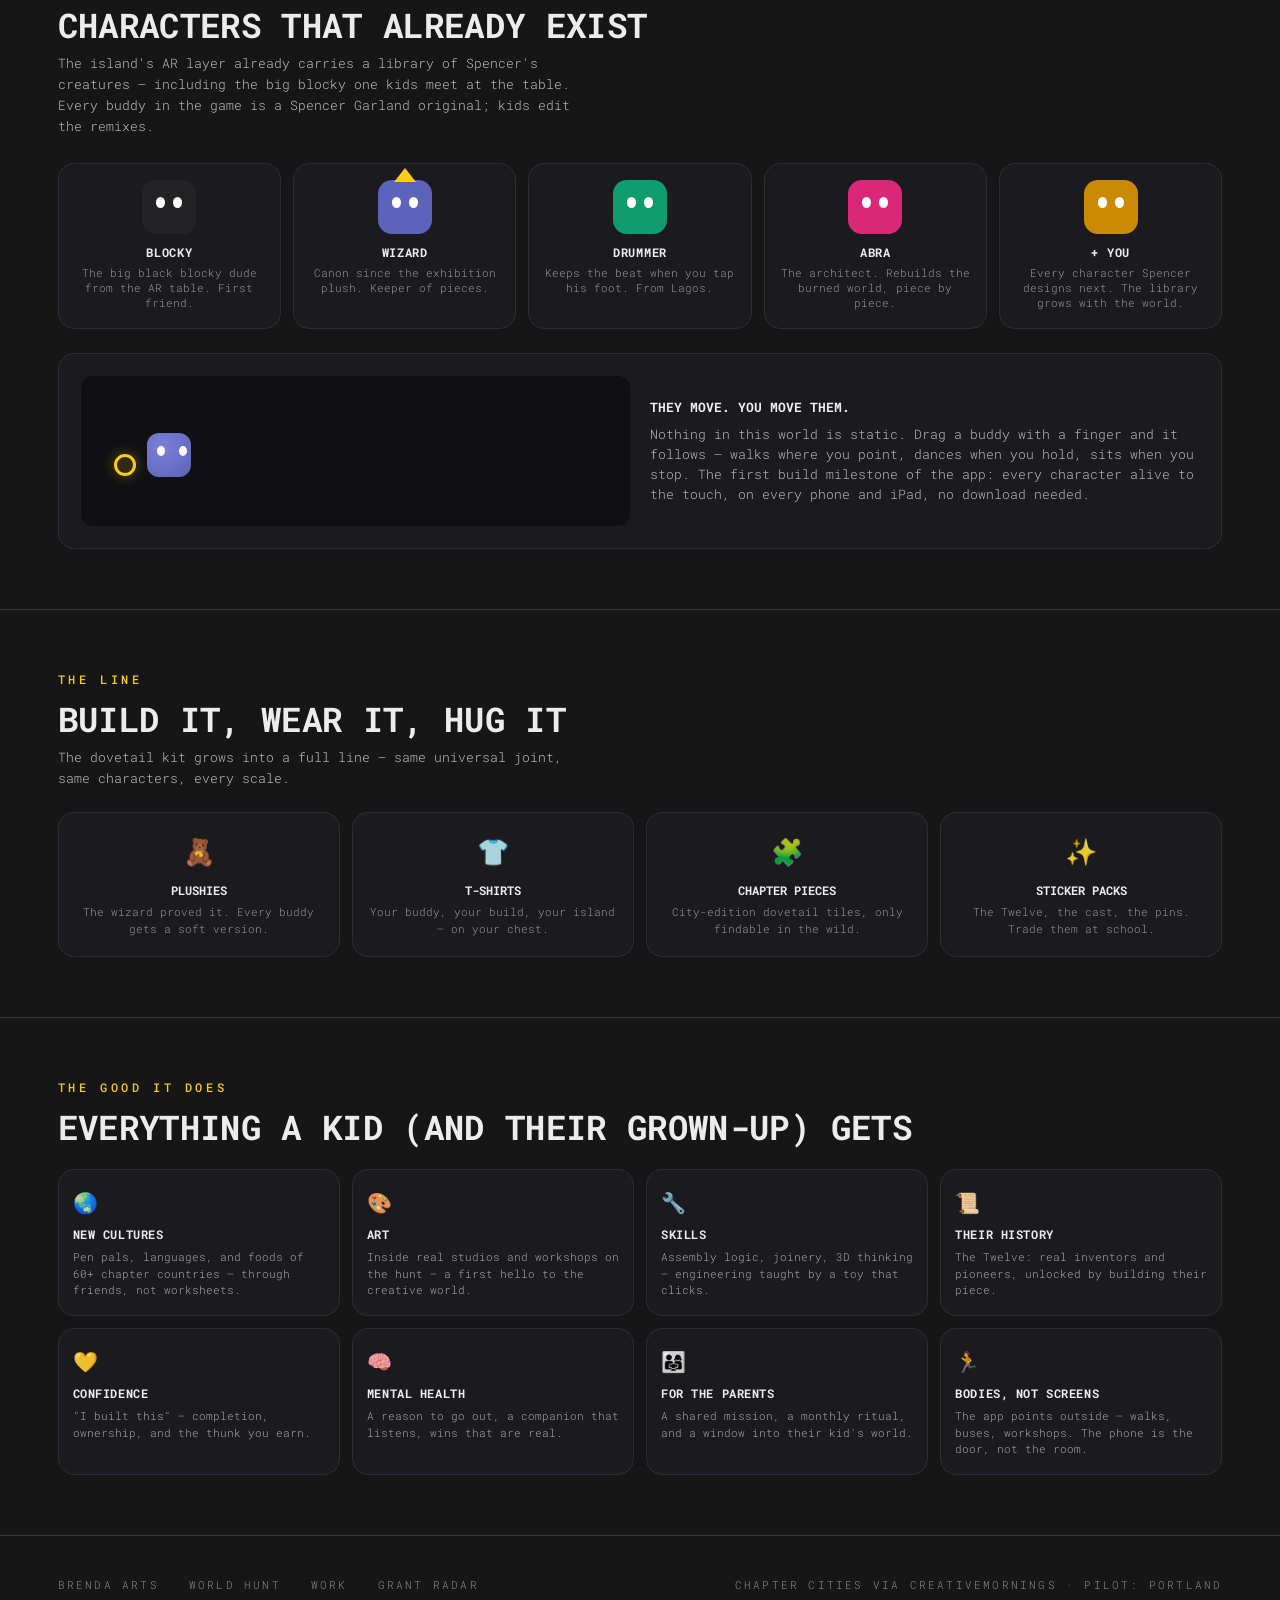
<file: world.html>
<!doctype html>
<html lang="en">
<head>
<meta name="robots" content="noindex, nofollow" />
<link rel="icon" href="data:image/svg+xml,%3Csvg xmlns='http://www.w3.org/2000/svg' viewBox='0 0 32 32'%3E%3Crect x='2' y='8' width='28' height='22' rx='4' fill='%23facc15' stroke='%23232326' stroke-width='3'/%3E%3Cpath d='M12 8v-2a4 4 0 1 1 8 0v2' fill='%23e03131' stroke='%23232326' stroke-width='3'/%3E%3C/svg%3E" />
<meta charset="utf-8" />
<meta name="viewport" content="width=device-width, initial-scale=1, viewport-fit=cover" />
<title>The World Hunt — BRENDA ARTS</title>
<meta name="description" content="The Counter of Sheep world hunt: an interactive globe of CreativeMornings chapters holding puzzle pieces for kids to find." />
<meta name="theme-color" content="#161616" />
<link rel="preconnect" href="https://fonts.googleapis.com" />
<link rel="preconnect" href="https://fonts.gstatic.com" crossorigin />
<link href="https://fonts.googleapis.com/css2?family=Roboto+Mono:wght@300;500;700&display=swap" rel="stylesheet" />
<style>
  :root{
    --bg:#161616; --bg2:#1b1b1f; --panel:#ffffff; --panel2:#f6f5f1;
    --ink:#232326; --ink2:#55565c; --paper:#9b9ca3;
    --yellow:#facc15; --yellow-soft:#fef3c7; --gold:#ca8a04;
    --purple:#5b63ba; --purple-soft:#e8e9f7;
    --red:#e03131; --teal:#0f9d6d; --pink:#db2777; --sky:#0e7490;
    --line:#e9e7e0; --pad:clamp(20px,4.5vw,64px);
  }
  *{box-sizing:border-box;margin:0;padding:0}
  html{scroll-behavior:smooth;-webkit-text-size-adjust:100%}
  body{background:var(--bg);color:rgba(255,255,255,.92);
       font-family:"Roboto Mono",ui-monospace,SFMono-Regular,Menlo,monospace;font-weight:300;line-height:1.6;
       -webkit-font-smoothing:antialiased;overflow-wrap:break-word}
  ::selection{background:var(--yellow);color:var(--ink)}
  img{display:block;max-width:100%}
  a{color:inherit}

  nav{position:fixed;top:0;left:0;right:0;z-index:100;
      display:flex;align-items:baseline;justify-content:flex-end;gap:clamp(14px,2.4vw,34px);
      padding:18px var(--pad);color:#fff}
  nav a.lnk{font-size:13px;font-weight:300;letter-spacing:.22em;text-transform:uppercase;
            text-decoration:none;opacity:.75;transition:opacity .18s ease;mix-blend-mode:difference}
  nav a.lnk:hover{opacity:1}
  nav a.cta{mix-blend-mode:normal;background:var(--yellow);color:var(--ink);font-weight:500;
            padding:7px 14px;opacity:1;align-self:center;border-radius:999px;
            transition:transform .18s ease,background .18s ease}
  nav a.cta:hover{transform:translateY(-1px);background:#ffd84d;opacity:1}
  @media (max-width:760px){ nav{flex-wrap:wrap;row-gap:8px;justify-content:flex-start} nav a.lnk{font-size:12px} }

  header.world-head{padding:calc(70px + clamp(30px,6vw,70px)) var(--pad) 10px;position:relative;overflow:hidden}
  .eyebrow{font-size:12px;font-weight:500;letter-spacing:.3em;text-transform:uppercase;color:var(--yellow)}
  h1{font-weight:700;text-transform:uppercase;font-size:clamp(28px,5vw,62px);line-height:1.02;letter-spacing:.01em;margin-top:14px}
  h1 .swirl{color:var(--purple)}
  .head-sub{max-width:70ch;margin-top:14px;font-size:13px;color:rgba(255,255,255,.72)}
  .head-sub b{color:var(--yellow);font-weight:500}
  .sticker{display:inline-block;background:var(--yellow);color:var(--ink);font-weight:700;font-size:12px;
           letter-spacing:.12em;text-transform:uppercase;padding:6px 12px;border-radius:6px;
           transform:rotate(-2deg);margin-top:20px;box-shadow:0 4px 0 rgba(0,0,0,.35)}

  /* ---------- globe ---------- */
  .globe-wrap{position:relative;padding:clamp(10px,3vw,30px) var(--pad) 0}
  #globe{width:100%;height:clamp(420px,66vh,720px);border-radius:20px;background:
         radial-gradient(120% 120% at 30% 20%, #23233a 0%, #16161c 55%, #101014 100%);
         cursor:grab;touch-action:none;outline:1px solid #2c2c34}
  #globe.grabbing{cursor:grabbing}
  .globe-hint{position:absolute;left:calc(var(--pad) + 18px);bottom:18px;font-size:11px;letter-spacing:.18em;
              text-transform:uppercase;color:rgba(255,255,255,.55);pointer-events:none}
  .legend{position:absolute;right:calc(var(--pad) + 18px);top:18px;display:flex;gap:14px;font-size:11px;
          letter-spacing:.14em;text-transform:uppercase;color:rgba(255,255,255,.6);pointer-events:none}
  .legend i{display:inline-block;width:10px;height:10px;border-radius:50%;margin-right:6px;vertical-align:-1px}

  /* city card */
  #city-card{position:absolute;top:24px;right:calc(var(--pad) + 24px);width:min(340px,calc(100% - 48px));
             background:var(--panel);color:var(--ink);border-radius:16px;padding:22px 22px 18px;
             box-shadow:0 18px 50px rgba(0,0,0,.5);display:none;z-index:5}
  #city-card.open{display:block;animation:pop .28s cubic-bezier(.2,1.4,.4,1)}
  @keyframes pop{from{transform:scale(.92);opacity:0}to{transform:scale(1);opacity:1}}
  #city-card .cc-kicker{font-size:10.5px;font-weight:700;letter-spacing:.24em;text-transform:uppercase;color:var(--gold)}
  #city-card h2{font-size:22px;font-weight:700;text-transform:uppercase;letter-spacing:.01em;margin:6px 0 2px}
  #city-card .cc-country{font-size:12px;color:var(--ink2);letter-spacing:.14em;text-transform:uppercase}
  #city-card .cc-lang{margin-top:12px;font-size:12px;color:var(--ink2)}
  #city-card .cc-lang b{color:var(--ink);font-weight:500}
  #city-card .cc-love{margin-top:14px;background:var(--panel2);border-radius:12px;padding:12px 14px;font-size:13px}
  #city-card .cc-love .t{font-size:10.5px;font-weight:700;letter-spacing:.2em;text-transform:uppercase;color:var(--teal);margin-bottom:6px}
  #city-card .cc-buddy{margin-top:14px;background:var(--purple-soft);border-radius:12px;padding:12px 14px;font-size:13px;color:var(--ink)}
  #city-card .cc-buddy .t{font-size:10.5px;font-weight:700;letter-spacing:.2em;text-transform:uppercase;color:var(--purple);margin-bottom:6px}
  #city-card .cc-cta{display:block;margin-top:16px;text-align:center;background:var(--ink);color:#fff;text-decoration:none;
                     font-size:12px;font-weight:500;letter-spacing:.18em;text-transform:uppercase;
                     padding:12px 14px;border-radius:999px}
  #city-card .cc-cta:hover{background:var(--purple)}
  #city-card .cc-note{text-align:center;font-size:10px;color:var(--paper);margin-top:8px;letter-spacing:.06em}
  #city-card .cc-x{position:absolute;top:12px;right:14px;background:none;border:0;font-size:18px;cursor:pointer;
                   color:var(--paper);font-family:inherit}
  @media (max-width:840px){
    #city-card{top:auto;bottom:16px;right:16px;left:16px;width:auto}
  }

  /* ---------- sections ---------- */
  section{padding:clamp(34px,5vw,60px) var(--pad);border-top:1px solid rgba(255,255,255,.14)}
  .kicker{font-size:12px;font-weight:500;letter-spacing:.3em;text-transform:uppercase;color:var(--yellow);margin-bottom:12px}
  h2.sec{font-size:clamp(20px,3vw,34px);font-weight:700;text-transform:uppercase;line-height:1.06;letter-spacing:.01em}
  .sec-sub{max-width:66ch;margin-top:10px;color:rgba(255,255,255,.72);font-size:13px}

  /* the loop */
  .loop{display:grid;grid-template-columns:repeat(4,1fr);gap:14px;margin-top:30px}
  .loop .step{background:var(--bg2);border:1px solid #2c2c34;border-radius:16px;padding:20px 18px;position:relative}
  .loop .n{display:inline-flex;width:34px;height:34px;border-radius:50%;background:var(--yellow);color:var(--ink);
           font-weight:700;align-items:center;justify-content:center;font-size:14px;margin-bottom:12px}
  .loop .step:nth-child(2) .n{background:var(--purple);color:#fff}
  .loop .step:nth-child(3) .n{background:var(--teal);color:#fff}
  .loop .step:nth-child(4) .n{background:var(--pink);color:#fff}
  .loop b{display:block;font-size:13px;font-weight:700;text-transform:uppercase;letter-spacing:.06em;margin-bottom:6px}
  .loop p{font-size:12px;color:rgba(255,255,255,.68)}
  @media (max-width:840px){ .loop{grid-template-columns:1fr 1fr} }
  @media (max-width:540px){ .loop{grid-template-columns:1fr} }

  /* app preview */
  .phones{display:grid;grid-template-columns:repeat(3,1fr);gap:clamp(16px,3vw,40px);margin-top:36px;align-items:end}
  .phone{background:#0d0d11;border:1px solid #2c2c34;border-radius:30px;padding:14px 12px 18px;box-shadow:0 24px 60px rgba(0,0,0,.5)}
  .phone .notch{width:70px;height:6px;border-radius:3px;background:#2c2c34;margin:0 auto 12px}
  .screen{background:var(--panel);border-radius:18px;overflow:hidden;color:var(--ink);min-height:390px;display:flex;flex-direction:column}
  .screen .sbar{display:flex;justify-content:space-between;align-items:center;padding:10px 14px;background:var(--yellow-soft);font-size:10px;font-weight:700;letter-spacing:.16em;text-transform:uppercase;color:var(--ink)}
  .screen .body{padding:14px;flex:1;display:flex;flex-direction:column;gap:12px}
  .post{background:var(--panel2);border-radius:14px;padding:12px}
  .post .who{font-size:10.5px;font-weight:700;letter-spacing:.12em;text-transform:uppercase;color:var(--purple)}
  .post .where{font-size:10px;color:var(--paper);letter-spacing:.1em;text-transform:uppercase;margin-top:2px}
  .post .what{font-size:12px;margin-top:8px;line-height:1.5}
  .post .flag{display:inline-block;background:var(--yellow);color:var(--ink);font-size:9px;font-weight:700;padding:2px 8px;border-radius:999px;margin-top:8px;letter-spacing:.1em;text-transform:uppercase}
  .phone .cap{text-align:center;font-size:11px;letter-spacing:.2em;text-transform:uppercase;color:rgba(255,255,255,.55);margin-top:14px}
  .phone.center{transform:translateY(-14px)}
  @media (max-width:840px){ .phones{grid-template-columns:1fr} .phone.center{transform:none} }

  .lang-chips{display:flex;flex-wrap:wrap;gap:8px;margin-top:10px}
  .lang-chips span{background:var(--purple-soft);color:var(--ink);font-size:10.5px;font-weight:500;padding:5px 10px;border-radius:999px}
  .lang-chips span.hot{background:var(--yellow)}

  .chat{display:flex;flex-direction:column;gap:10px}
  .bubble{max-width:86%;border-radius:14px;padding:10px 12px;font-size:12.5px;line-height:1.45}
  .bubble.me{align-self:flex-end;background:var(--ink);color:#fff;border-bottom-right-radius:4px}
  .bubble.them{align-self:flex-start;background:var(--panel2);border-bottom-left-radius:4px}
  .bubble .tr{display:block;margin-top:6px;font-size:10px;color:var(--purple);font-weight:500;letter-spacing:.06em}

  /* penpal section */
  .pen-grid{display:grid;grid-template-columns:1.1fr .9fr;gap:clamp(20px,4vw,50px);margin-top:30px;align-items:start}
  .feature{background:var(--bg2);border:1px solid #2c2c34;border-radius:16px;padding:20px}
  .feature b{display:block;font-size:14px;font-weight:700;text-transform:uppercase;margin-bottom:8px;letter-spacing:.06em}
  .feature p{font-size:12.5px;color:rgba(255,255,255,.7)}
  .feature .emo{font-size:22px;margin-bottom:10px}
  @media (max-width:840px){ .pen-grid{grid-template-columns:1fr} }
  .buddy-big{background:var(--panel);color:var(--ink);border-radius:20px;padding:26px;text-align:center}
  .buddy-big .face{width:90px;height:90px;margin:0 auto 14px;border-radius:50%;
    background:radial-gradient(circle at 34% 30%, #7a80d6 0%, var(--purple) 60%, #3d4488 100%);
    display:flex;align-items:center;justify-content:center;box-shadow:0 0 0 8px var(--purple-soft)}
  .buddy-big .face i{width:14px;height:14px;background:#fff;border-radius:50%;box-shadow:26px 0 0 #fff;margin-right:13px}
  .buddy-big h3{font-size:20px;font-weight:700;text-transform:uppercase}
  .buddy-big p{font-size:13.5px;color:var(--ink2);margin-top:8px}


  /* characters + benefits + merch */
  .chars{display:grid;grid-template-columns:repeat(5,1fr);gap:12px;margin-top:26px}
  .char{background:var(--bg2);border:1px solid #2c2c34;border-radius:16px;padding:16px 12px;text-align:center}
  .char .blob{width:54px;height:54px;border-radius:14px;margin:0 auto 10px;position:relative}
  .char .blob i{position:absolute;top:32%;width:9px;height:11px;border-radius:50%;background:#fff}
  .char .blob i.l{left:26%}.char .blob i.r{right:26%}
  .char .blob.hat::after{content:"";position:absolute;left:50%;top:-12px;transform:translateX(-50%);width:0;height:0;
    border-left:11px solid transparent;border-right:11px solid transparent;border-bottom:14px solid var(--yellow)}
  .char b{display:block;font-size:11.5px;font-weight:700;text-transform:uppercase;letter-spacing:.06em}
  .char span{display:block;font-size:10.5px;color:rgba(255,255,255,.55);margin-top:4px;line-height:1.45}
  @media (max-width:840px){ .chars{grid-template-columns:1fr 1fr} .char:last-child{grid-column:1/-1} }

  .drag-demo{margin-top:24px;background:var(--bg2);border:1px solid #2c2c34;border-radius:16px;padding:22px;
             display:grid;grid-template-columns:1fr 1fr;gap:20px;align-items:center}
  .drag-stage{position:relative;height:150px;background:#101014;border-radius:12px;overflow:hidden}
  .drag-path{position:absolute;inset:0}
  .mover{position:absolute;left:12%;top:38%;width:44px;height:44px;border-radius:12px;
    background:radial-gradient(circle at 34% 30%, #7a80d6, var(--purple));animation:follow 5s ease-in-out infinite}
  .mover::after{content:"";position:absolute;top:30%;left:24%;width:8px;height:10px;border-radius:50%;background:#fff;
    box-shadow:22px 0 0 #fff}
  .finger{position:absolute;width:22px;height:22px;border-radius:50%;border:3px solid var(--yellow);
    animation:follow 5s ease-in-out infinite;filter:drop-shadow(0 0 6px rgba(250,204,21,.6))}
  @keyframes follow{0%,100%{transform:translate(0,0)}25%{transform:translate(110px,-38px)}50%{transform:translate(190px,28px)}75%{transform:translate(70px,44px)}}
  .drag-copy b{display:block;font-size:13px;font-weight:700;text-transform:uppercase;margin-bottom:6px}
  .drag-copy p{font-size:12.5px;color:rgba(255,255,255,.7)}
  @media (max-width:840px){ .drag-demo{grid-template-columns:1fr} }

  .merch{display:grid;grid-template-columns:repeat(4,1fr);gap:12px;margin-top:24px}
  .m-item{background:var(--bg2);border:1px solid #2c2c34;border-radius:16px;padding:18px 14px;text-align:center}
  .m-item .emo{font-size:26px}
  .m-item b{display:block;font-size:12px;font-weight:700;text-transform:uppercase;margin-top:8px}
  .m-item span{display:block;font-size:10.5px;color:rgba(255,255,255,.55);margin-top:4px}
  @media (max-width:840px){ .merch{grid-template-columns:1fr 1fr} }

  .bens{display:grid;grid-template-columns:repeat(4,1fr);gap:12px;margin-top:24px}
  .ben{background:var(--bg2);border:1px solid #2c2c34;border-radius:16px;padding:16px 14px}
  .ben .emo{font-size:20px}
  .ben b{display:block;font-size:11.5px;font-weight:700;text-transform:uppercase;margin-top:8px;letter-spacing:.05em}
  .ben p{font-size:11px;color:rgba(255,255,255,.62);margin-top:5px;line-height:1.5}
  @media (max-width:840px){ .bens{grid-template-columns:1fr 1fr} }
  @media (max-width:540px){ .bens{grid-template-columns:1fr} }

  footer{padding:40px var(--pad) 30px;border-top:1px solid rgba(255,255,255,.14);
         display:flex;flex-wrap:wrap;gap:12px 30px;font-size:11px;letter-spacing:.2em;text-transform:uppercase;color:rgba(255,255,255,.5)}
  footer a{text-decoration:none;color:inherit}footer a:hover{color:#fff}
  footer .r{margin-left:auto}
.fx-confetti{position:fixed;inset:0;pointer-events:none;z-index:200;overflow:hidden}
.fX i,.fx-confetti i{position:absolute;display:block;border-radius:3px}
</style>
</head>
<body>

<nav aria-label="Main">
  <a class="lnk" href="/">Work</a>
  <a class="lnk" href="assets.html">Gallery</a>
  <a class="lnk" href="world.html" aria-current="page">World</a>
  <a class="lnk" href="models.html">3D</a>
  <a class="lnk" href="studio-os.html">Studio OS</a>
  <a class="lnk cta" href="/radar/">Grant Radar</a>
</nav>

<header class="world-head">
  <div class="eyebrow">Counter of Sheep — the world hunt</div>
  <h1>WHERE IN THE WORLD<br/>IS MY <span class="swirl">PIECE?</span></h1>
  <p class="head-sub">Your buddy's island is missing pieces — and they're scattered across the planet,
  hiding at <b>CreativeMornings chapters</b> in 60+ countries. Spin the globe. Find a red pin.
  Go there with your grown-up. Scan the piece. <b>It wakes up and joins your island.</b></p>
  <span class="sticker">GO FIND IT!</span>
</header>

<div class="globe-wrap">
  <div id="globe" role="application" aria-label="Interactive globe of chapter cities. Drag to spin. Tap a red pin for city details.">
    <div id="city-card" aria-live="polite">
      <button class="cc-x" id="cc-x" type="button" aria-label="Close">×</button>
      <div class="cc-kicker" id="cc-kicker">Chapter city</div>
      <h2 id="cc-name">—</h2>
      <div class="cc-country" id="cc-country">—</div>
      <div class="cc-lang" id="cc-lang"></div>
      <div class="cc-love"><div class="t">Kids here love</div><div id="cc-love"></div></div>
      <div class="cc-buddy"><div class="t">Your buddy says</div><div id="cc-buddy"></div></div>
      <a class="cc-cta" id="cc-cta" href="#app">Open the Counter of Sheep app</a>
      <div class="cc-note">Pilot app launches with the Portland school pilot</div>
    </div>
  </div>
  <div class="legend">
    <span><i style="background:var(--red)"></i>Puzzle piece waiting</span>
    <span><i style="background:var(--teal)"></i>Found by kids</span>
  </div>
  <div class="globe-hint">Drag to spin · Tap a red pin</div>
</div>

<section aria-label="The hunt">
  <div class="kicker">The hunt</div>
  <h2 class="sec">How a piece gets found</h2>
  <div class="loop">
    <div class="step"><span class="n">1</span><b>Build your buddy</b><p>Dovetail pieces, no glue, no tools. The last piece clicks — and your buddy wakes up.</p></div>
    <div class="step"><span class="n">2</span><b>Get the call</b><p>Your buddy tells you a piece of your island is waiting at a maker's shop, a studio, a chapter breakfast.</p></div>
    <div class="step"><span class="n">3</span><b>Go together</b><p>You and your grown-up go somewhere new — a real creative place, maybe the first time you've ever been inside one.</p></div>
    <div class="step"><span class="n">4</span><b>Wake the piece</b><p>Scan it. It joins your island. You post the find. Somewhere far away, another kid sees it — and goes hunting.</p></div>
  </div>
</section>

<section id="app" aria-label="The app">
  <div class="kicker">The app</div>
  <h2 class="sec">One island, every country</h2>
  <p class="sec-sub">On a phone or iPad, the app shows the whole world of builders — what kids in other countries
  are making, in their languages and yours. The buddy translates everything, live.</p>
  <div class="phones">
    <div class="phone">
      <div class="notch"></div>
      <div class="screen">
        <div class="sbar"><span>Sheep World</span><span>● live</span></div>
        <div class="body">
          <div class="post"><div class="who">Amara, 9</div><div class="where">Lagos, Nigeria</div>
            <div class="what">Built the drummer buddy today!! He keeps the beat when you tap his foot 🥁</div>
            <span class="flag">New build</span></div>
          <div class="post"><div class="who">Diego, 8</div><div class="where">Mexico City, Mexico</div>
            <div class="what">Encontré mi pieza en el taller del carpintero!! The wood smelled like cinnamon.</div>
            <span class="flag">Piece found</span></div>
          <div class="post"><div class="who">Mia, 10</div><div class="where">Portland, USA</div>
            <div class="what">our class has 11 buddies now. yesterday they all met each other.</div>
            <span class="flag">Island update</span></div>
        </div>
      </div>
      <div class="cap">The world feed</div>
    </div>
    <div class="phone center">
      <div class="notch"></div>
      <div class="screen">
        <div class="sbar"><span>Pen pals</span><span>2 online</span></div>
        <div class="body">
          <div class="bubble them">Hola Mia! ¿tu buddy también tiene sombrero?
            <span class="tr">↳ Hi Mia! Does your buddy have a hat too?</span></div>
          <div class="bubble me">YES he does!! it's yellow. tu buddy tiene gorro morado 😄
            <span class="tr">↳ your buddy has a purple cap</span></div>
          <div class="bubble them">jajaja sí!! amigos?
            <span class="tr">↳ hahaha yes!! friends?</span></div>
          <div class="bubble me">AMIGOS 🤝</div>
          <div class="lang-chips" style="margin-top:auto">
            <span class="hot">English</span><span>Español</span><span>Français</span><span>Yorùbá</span><span>Deutsch</span><span>َالعربي</span><span>中文</span>
          </div>
        </div>
      </div>
      <div class="cap">Pen pals — the buddy translates</div>
    </div>
    <div class="phone">
      <div class="notch"></div>
      <div class="screen">
        <div class="sbar"><span>My island</span><span>7 / 12</span></div>
        <div class="body">
          <div class="post"><div class="who">Katherine</div><div class="where">Unlocked: The numbers that flew</div>
            <div class="what">She checked the math before the first American orbited Earth. Glenn wouldn't go until she said the numbers were good.</div></div>
          <div class="post"><div class="who">Garrett</div><div class="where">Unlocked: The yellow light</div>
            <div class="what">His three-position signal gave every intersection a "get ready" light. Built 1923.</div></div>
          <div class="post"><div class="who">Lewis</div><div class="where">Locked — build his filament piece</div>
            <div class="what">The buddy lights up when you find out why the light bulb finally lasted.</div></div>
        </div>
      </div>
      <div class="cap">The Twelve — history buddies</div>
    </div>
  </div>
</section>

<section aria-label="Pen pals and the translator">
  <div class="kicker">Pen pals</div>
  <h2 class="sec">A pen pal on every continent</h2>
  <div class="pen-grid">
    <div>
      <div class="feature" style="margin-bottom:14px"><span class="emo">🌐</span><b>The all-engineered translator</b>
        <p>Every message travels with a live translation under it — engineered in-house, running local-first.
        Kids write in their own language; the buddy carries the words across. Nobody needs to "know English"
        to have friends in Berlin, Lagos, or Mexico City.</p></div>
      <div class="feature" style="margin-bottom:14px"><span class="emo">✉️</span><b>Slow mail, fast mail</b>
        <p>Voice notes, drawings, and photos of builds — plus the occasional real postcard when a chapter mails
        a kid an actual piece of the world.</p></div>
      <div class="feature"><span class="emo">🔒</span><b>Grown-up safe</b>
        <p>Local-first and private: children's data stays on the family's device, nothing egresses,
        every pen-pal connection is grown-up approved. The buddy talks — and never phones home.</p></div>
    </div>
    <div class="buddy-big">
      <div class="face"><i></i></div>
      <h3>Your buddy</h3>
      <p>Built by your hands. Speaks 60+ chapter languages.
      Knows where every missing piece of your island is hiding.</p>
      <p style="margin-top:10px;color:var(--purple);font-weight:500">"Wanna go find one?"</p>
    </div>
  </div>
</section>

<section aria-label="The characters">
  <div class="kicker">The cast</div>
  <h2 class="sec">Characters that already exist</h2>
  <p class="sec-sub">The island's AR layer already carries a library of Spencer's creatures — including the big
  blocky one kids meet at the table. Every buddy in the game is a Spencer Garland original; kids edit the remixes.</p>
  <div class="chars">
    <div class="char"><div class="blob" style="background:#232326"><i class="l"></i><i class="r"></i></div><b>Blocky</b><span>The big black blocky dude from the AR table. First friend.</span></div>
    <div class="char"><div class="blob hat" style="background:var(--purple)"><i class="l"></i><i class="r"></i></div><b>Wizard</b><span>Canon since the exhibition plush. Keeper of pieces.</span></div>
    <div class="char"><div class="blob" style="background:var(--teal)"><i class="l"></i><i class="r"></i></div><b>Drummer</b><span>Keeps the beat when you tap his foot. From Lagos.</span></div>
    <div class="char"><div class="blob" style="background:var(--pink)"><i class="l"></i><i class="r"></i></div><b>Abra</b><span>The architect. Rebuilds the burned world, piece by piece.</span></div>
    <div class="char"><div class="blob" style="background:var(--gold)"><i class="l"></i><i class="r"></i></div><b>+ You</b><span>Every character Spencer designs next. The library grows with the world.</span></div>
  </div>
  <div class="drag-demo">
    <div class="drag-stage">
      <div class="mover"></div>
      <div class="finger" style="left:6%;top:52%"></div>
    </div>
    <div class="drag-copy">
      <b>They move. You move them.</b>
      <p>Nothing in this world is static. Drag a buddy with a finger and it follows — walks where you point,
      dances when you hold, sits when you stop. The first build milestone of the app: every character alive
      to the touch, on every phone and iPad, no download needed.</p>
    </div>
  </div>
</section>

<section aria-label="Plush and merch">
  <div class="kicker">The line</div>
  <h2 class="sec">Build it, wear it, hug it</h2>
  <p class="sec-sub">The dovetail kit grows into a full line — same universal joint, same characters, every scale.</p>
  <div class="merch">
    <div class="m-item"><div class="emo">🧸</div><b>Plushies</b><span>The wizard proved it. Every buddy gets a soft version.</span></div>
    <div class="m-item"><div class="emo">👕</div><b>T-shirts</b><span>Your buddy, your build, your island — on your chest.</span></div>
    <div class="m-item"><div class="emo">🧩</div><b>Chapter pieces</b><span>City-edition dovetail tiles, only findable in the wild.</span></div>
    <div class="m-item"><div class="emo">✨</div><b>Sticker packs</b><span>The Twelve, the cast, the pins. Trade them at school.</span></div>
  </div>
</section>

<section aria-label="All the benefits">
  <div class="kicker">The good it does</div>
  <h2 class="sec">Everything a kid (and their grown-up) gets</h2>
  <div class="bens">
    <div class="ben"><span class="emo">🌏</span><b>New cultures</b><p>Pen pals, languages, and foods of 60+ chapter countries — through friends, not worksheets.</p></div>
    <div class="ben"><span class="emo">🎨</span><b>Art</b><p>Inside real studios and workshops on the hunt — a first hello to the creative world.</p></div>
    <div class="ben"><span class="emo">🔧</span><b>Skills</b><p>Assembly logic, joinery, 3D thinking — engineering taught by a toy that clicks.</p></div>
    <div class="ben"><span class="emo">📜</span><b>Their history</b><p>The Twelve: real inventors and pioneers, unlocked by building their piece.</p></div>
    <div class="ben"><span class="emo">💛</span><b>Confidence</b><p>"I built this" — completion, ownership, and the thunk you earn.</p></div>
    <div class="ben"><span class="emo">🧠</span><b>Mental health</b><p>A reason to go out, a companion that listens, wins that are real.</p></div>
    <div class="ben"><span class="emo">👨‍👩‍👧</span><b>For the parents</b><p>A shared mission, a monthly ritual, and a window into their kid's world.</p></div>
    <div class="ben"><span class="emo">🏃</span><b>Bodies, not screens</b><p>The app points outside — walks, buses, workshops. The phone is the door, not the room.</p></div>
  </div>
</section>

<footer>
  <a href="/">BRENDA ARTS</a>
  <a href="world.html">World hunt</a>
  <a href="assets.html">Work</a>
  <a href="/radar/">Grant Radar</a>
  <span class="r">Chapter cities via CreativeMornings · Pilot: Portland</span>
</footer>

<script type="importmap">
{ "imports": {
    "three": "/vendor/three/build/three.module.js",
    "three/addons/": "/vendor/three/examples/jsm/"
} }
</script>
<script type="module">
import * as THREE from 'three';
import { OrbitControls } from 'three/addons/controls/OrbitControls.js';

const CITIES = [
  { name:'Portland',       country:'United States', lat:45.52,  lon:-122.68, langs:'English', love:'Forest Park hikes, Powell\'s Books, Saturday Market, and rain that never quits.', buddy:'This is home base — our class started it all. Piece #001 sleeps at the workshop.' },
  { name:'New York City',  country:'United States', lat:40.71,  lon:-74.01,  langs:'English · Español · 中文', love:'Staten Island ferries, subway performers, and the biggest brick buildings anywhere.', buddy:'A piece is hiding somewhere in a Brooklyn studio. Ask the printers.' },
  { name:'Los Angeles',    country:'United States', lat:34.05,  lon:-118.24, langs:'English · Español · 한국어', love:'Murals a whole block long, taco trucks, and griffins at the park (the Observatory!).', buddy:'The movie people build worlds here. So do we.' },
  { name:'Chicago',        country:'United States', lat:41.88,  lon:-87.63,  langs:'English · Español · Polski', love:'The "L" train rattles overhead, dinos at the Field Museum, and Lake Michigan like an ocean.', buddy:'A woodworker by the river holds a dovetail piece. You can hear the saw from the street.' },
  { name:'Toronto',        country:'Canada',        lat:43.65,  lon:-79.38,  langs:'English · Français · 普通话', love:'An island park you take a boat to, and 140 languages spoken by its kids.', buddy:'The piece here is bilingual. So is everybody.' },
  { name:'Mexico City',         country:'Mexico',        lat:19.43,  lon:-99.13,  langs:'Español', love:'Axolotls, marigold festivals, pyramid cities under the streets, and the best pan dulce on Earth.', buddy:'El carpintero del taller guarda una pieza. Huele a canela.' },
  { name:'São Paulo',      country:'Brazil',        lat:-23.55, lon:-46.63,  langs:'Português', love:'Grafite taller than buildings, futevôlei at the park, and pastel on rainy days.', buddy:'Tem uma peça escondida num ateliê cheio de tinta. Vamos?' },
  { name:'Buenos Aires',   country:'Argentina',     lat:-34.60, lon:-58.38,  langs:'Español', love:'Bookstores in old theaters, dominoes in the plazas, and murga drums that shake the street.', buddy:'Un dibujante tiene tu pieza. Traé sube.' },
  { name:'London',         country:'United Kingdom',lat:51.51,  lon:-0.13,   langs:'English · Polski · Urdu', love:'Free world-class museums, foxes in the gardens, and a clock tower everybody checks.', buddy:'A piece sits behind a print shop door in Shoreditch. Mind the gap.' },
  { name:'Berlin',         country:'Germany',       lat:52.52,  lon:13.40,   langs:'Deutsch · English · Türkçe', love:'Karaoke in the park, currywurst, bears painted on every corner, and a wall that\'s now a gallery.', buddy:'Ein Stück wartet in einer Werkstatt voller Licht. Es summt.' },
  { name:'Paris',          country:'France',        lat:48.86,  lon:2.35,    langs:'Français', love:'Croissant missions, a tower that sparkles on the hour, and studio ateliers with the windows open.', buddy:'Une pièce t\'attend chez une relieuse. Apporte ton courage.' },
  { name:'Lagos',          country:'Nigeria',       lat:6.52,   lon:3.38,    langs:'English · Yorùbá · Igbo', love:'Afrobeats from every window, jollof at the parties, and a city that NEVER sleeps.', buddy:'The drummer buddy comes from here. His piece is near the water.' },
  { name:'Cape Town',     country:'South Africa',  lat:-33.92, lon:18.42,   langs:'English · isiXhosa · Afrikaans', love:'A flat mountain you can hike, penguins at the beach, and paint so bright it sings.', buddy:'There\'s a piece at the end of a street full of murals. Go say hi.' },
  { name:'Cairo',         country:'Egypt',         lat:30.04,  lon:31.24,   langs:'العربية', love:'5,000-year-old neighbors, koshari for dinner, and a city where every corner has a story.', buddy:'قطعة تنتظرك في ورشةٍ مليئة بالورق والذهب. اذهب.' },
  { name:'Nairobi',        country:'Kenya',        lat:-1.29,  lon:36.82,   langs:'English · Kiswahili', love:'Giraffes who eat from your hand, matatu buses painted like rockets, and runners everywhere at dawn.', buddy:'A beaded piece waits at a craft collective. It hums when you\'re close.' },
  { name:'Tokyo',          country:'Japan',        lat:35.68,  lon:139.69,  langs:'日本語', love:'Ghibli heroes on screen, gachapon surprises, crosswalks like rivers of people, and custard pancakes.', buddy:'工作室に一個のピースが眠っている。ドアを叩いて。' },
  { name:'Melbourne',      country:'Australia',    lat:-37.81, lon:144.96,  langs:'English', love:'Laneways full of paint, penguins marching at sunset, and coffee the grown-ups rave about.', buddy:'A piece hides down a graffiti alley. It likes the smell of espresso.' },
];

/* rough, charmingly blocky continents — [lon, lat] pairs, drawn onto the sphere texture */
const LAND = [
  /* North America */ [[-168,66],[-140,70],[-120,72],[-95,73],[-80,72],[-62,60],[-64,46],[-70,44],[-75,38],[-81,26],[-97,26],[-105,20],[-110,23],[-117,33],[-125,40],[-125,49],[-132,57],[-152,60],[-166,60],[-168,66]],
  /* Greenland */ [[-45,60],[-22,70],[-18,80],[-40,83],[-58,76],[-55,66],[-45,60]],
  /* South America */ [[-77,8],[-60,10],[-50,0],[-35,-6],[-39,-14],[-48,-26],[-53,-34],[-58,-39],[-65,-41],[-71,-46],[-69,-53],[-74,-50],[-73,-40],[-71,-30],[-70,-18],[-77,-12],[-81,-5],[-77,8]],
  /* Africa */ [[-17,15],[-8,5],[9,4],[9,-1],[12,-6],[9,-17],[15,-29],[20,-35],[27,-34],[33,-27],[35,-18],[40,-11],[41,-2],[51,11],[43,12],[37,18],[33,28],[20,32],[10,34],[-6,35],[-17,21],[-17,15]],
  /* Madagascar */ [[44,-25],[50,-16],[49,-12],[45,-16],[44,-25]],
  /* Europe */ [[-9,37],[-6,44],[-2,48],[5,51],[8,54],[5,58],[12,56],[18,56],[21,60],[28,60],[30,66],[24,71],[18,69],[12,65],[8,63],[5,58],[0,52],[-2,48],[-9,43],[-9,37]],
  /* UK+IE */ [[-10,52],[-6,55],[-3,59],[0,53],[-6,51],[-10,52]],
  /* Asia (big rough) */ [[30,66],[42,68],[60,70],[80,73],[100,76],[130,72],[150,70],[160,66],[155,58],[142,53],[135,43],[127,39],[122,30],[110,20],[105,10],[103,1],[98,8],[95,17],[88,22],[80,15],[77,8],[72,20],[68,24],[66,30],[62,25],[57,25],[48,30],[44,38],[36,36],[27,40],[26,45],[30,50],[30,66]],
  /* Japan */ [[130,31],[135,34],[140,36],[142,40],[145,43],[141,45],[138,37],[133,34],[130,31]],
  /* SE Asia islands */ [[95,5],[103,-1],[106,-6],[112,-8],[118,-8],[116,-3],[105,1],[95,5]],
  /* Sumatra/Java line */ [[95,5],[105,-6],[115,-8],[130,-8],[140,-8],[135,-4],[120,-2],[105,2],[95,5]],
  /* Australia */ [[114,-22],[114,-34],[120,-34],[129,-32],[137,-35],[141,-38],[147,-38],[150,-35],[153,-28],[153,-25],[146,-19],[142,-11],[136,-12],[131,-12],[125,-14],[122,-18],[114,-22]],
  /* New Zealand */ [[166,-46],[172,-41],[175,-37],[173,-34],[170,-42],[166,-46]],
  /* New Guinea */ [[131,-1],[140,-2],[147,-6],[143,-8],[135,-4],[131,-1]],
];

/* ---------- texture ---------- */
function makeGlobeTexture(){
  const w = 2048, h = 1024;
  const c = document.createElement('canvas'); c.width = w; c.height = h;
  const x = c.getContext('2d');
  const px = (lon, lat) => [ (lon + 180) / 360 * w, (90 - lat) / 180 * h ];

  const g = x.createLinearGradient(0, 0, 0, h);
  g.addColorStop(0, '#1e1e26'); g.addColorStop(.5, '#191921'); g.addColorStop(1, '#1e1e26');
  x.fillStyle = g; x.fillRect(0, 0, w, h);

  /* dotted ocean grid — the fun retro-board-game feel */
  x.fillStyle = 'rgba(122,128,214,.16)';
  for (let lat = -80; lat <= 80; lat += 10){
    for (let lon = -180; lon < 180; lon += 10){
      const [a, b] = px(lon, lat);
      x.beginPath(); x.arc(a, b, 2.2, 0, 7); x.fill();
    }
  }

  /* landmasses: warm paper with a soft speckle */
  for (const poly of LAND){
    x.beginPath();
    poly.forEach(([lon, lat], i) => { const [a, b] = px(lon, lat); i ? x.lineTo(a, b) : x.moveTo(a, b); });
    x.closePath();
    x.fillStyle = '#f4ecd8'; x.fill();
    x.strokeStyle = '#facc15'; x.lineWidth = 5; x.stroke();
  }
  /* sprinkle speckles on land only (clip to land) */
  x.save();
  for (const poly of LAND){
    x.beginPath();
    poly.forEach(([lon, lat], i) => { const [a, b] = px(lon, lat); i ? x.lineTo(a, b) : x.moveTo(a, b); });
    x.closePath(); x.clip();
  }
  x.fillStyle = 'rgba(202,138,4,.5)';
  for (let i = 0; i < 1400; i++){
    const a = Math.random() * w, b = Math.random() * h;
    x.beginPath(); x.arc(a, b, Math.random() * 2.4 + .6, 0, 7); x.fill();
  }
  x.restore();

  const t = new THREE.CanvasTexture(c);
  t.colorSpace = THREE.SRGBColorSpace;
  return t;
}

/* ---------- scene ---------- */
const el = document.getElementById('globe');
const renderer = new THREE.WebGLRenderer({ antialias: true, alpha: true });
renderer.setPixelRatio(Math.min(devicePixelRatio, 2));
renderer.setSize(el.clientWidth, el.clientHeight);
el.appendChild(renderer.domElement);

const scene = new THREE.Scene();
const camera = new THREE.PerspectiveCamera(38, el.clientWidth / el.clientHeight, .1, 100);
camera.position.set(0, 0.6, 7.2);

scene.add(new THREE.AmbientLight(0xffffff, 1.1));
const key = new THREE.DirectionalLight(0xfff3c7, 1.6); key.position.set(4, 3, 5); scene.add(key);
const rim = new THREE.DirectionalLight(0x7a80d6, 1.2); rim.position.set(-5, -2, -4); scene.add(rim);

const world = new THREE.Group(); scene.add(world);
const R = 2.6;

const globe = new THREE.Mesh(
  new THREE.SphereGeometry(R, 64, 48),
  new THREE.MeshStandardMaterial({ map: makeGlobeTexture(), roughness: .92, metalness: 0 })
);
world.add(globe);

/* glow atmosphere */
world.add(new THREE.Mesh(
  new THREE.SphereGeometry(R * 1.04, 48, 36),
  new THREE.MeshBasicMaterial({ color: 0x5b63ba, transparent: true, opacity: .10, side: THREE.BackSide })
));

/* sparkle ring — hologram confetti in purple + gold */
const sparkles = new THREE.Group(); world.add(sparkles);
const sparkGeo = new THREE.OctahedronGeometry(.045);
const sparkMats = [new THREE.MeshBasicMaterial({ color: 0x9aa0ff }), new THREE.MeshBasicMaterial({ color: 0xfacc15 }), new THREE.MeshBasicMaterial({ color: 0xdb2777 })];
for (let i = 0; i < 90; i++){
  const m = new THREE.Mesh(sparkGeo, sparkMats[i % 3]);
  const a = Math.random() * Math.PI * 2, b = Math.acos(Math.random() * 2 - 1);
  const r = R * (1.12 + Math.random() * .28);
  m.position.set(r * Math.sin(b) * Math.cos(a), r * Math.cos(b), r * Math.sin(b) * Math.sin(a));
  m.userData.spin = .4 + Math.random();
  sparkles.add(m);
}

/* pins: red pushpin with a white belly dot + invisible fat hit target */
const pins = [];
const pinGroup = new THREE.Group(); world.add(pinGroup);

/* puzzle-piece top: a tile with a jigsaw tab, like the island's map pieces */
function puzzleGeometry(){
  const w = .20, h = .15;
  const sh = new THREE.Shape();
  sh.moveTo(-w/2, -h/2);
  sh.lineTo(w/2, -h/2);
  sh.lineTo(w/2, h/2);
  sh.lineTo(.05, h/2);
  sh.absarc(0, h/2, .05, 0, Math.PI, false);
  sh.lineTo(-w/2, h/2);
  sh.lineTo(-w/2, -h/2);
  sh.closePath();
  return new THREE.ExtrudeGeometry(sh, { depth: .045, bevelEnabled: true,
    bevelThickness: .012, bevelSize: .012, bevelSegments: 2 });
}
function addPin(city){
  const g = new THREE.Group();
  const stem = new THREE.Mesh(new THREE.CylinderGeometry(.014, .014, .13, 8),
    new THREE.MeshStandardMaterial({ color: 0x232326, roughness: .5 }));
  stem.position.y = .065;
  const head = new THREE.Mesh(puzzleGeometry(),
    new THREE.MeshStandardMaterial({ color: 0xe03131, roughness: .38 }));
  head.position.y = .155; head.rotation.x = -Math.PI / 2; head.scale.setScalar(1.25);
  const hit = new THREE.Mesh(new THREE.SphereGeometry(.22, 8, 8),
    new THREE.MeshBasicMaterial({ visible: false }));
  hit.position.y = .12;
  g.add(stem, head, hit);

  const lat = city.lat * Math.PI / 180, lon = city.lon * Math.PI / 180;
  const v = new THREE.Vector3(
    R * Math.cos(lat) * Math.cos(lon),
    R * Math.sin(lat),
    -R * Math.cos(lat) * Math.sin(lon)
  );
  g.position.copy(v);
  g.lookAt(v.clone().multiplyScalar(2));
  g.rotateX(Math.PI / 2);
  hit.userData.city = city;
  pinGroup.add(g);
  pins.push({ group: g, head, city, hit });
}
CITIES.forEach(addPin);

window.__world = { scene, camera, renderer, world, pins, openCard };
const controls = new OrbitControls(camera, renderer.domElement);
controls.enableDamping = true; controls.dampingFactor = .06;
controls.enablePan = false;
controls.minDistance = 4.2; controls.maxDistance = 12;
controls.autoRotate = true; controls.autoRotateSpeed = .5;
renderer.domElement.addEventListener('pointerdown', () => { controls.autoRotate = false; el.classList.add('grabbing'); });
addEventListener('pointerup', () => el.classList.remove('grabbing'));

/* raycast hover + click */
const ray = new THREE.Raycaster();
const ptr = new THREE.Vector2(-9, -9);
let hovered = null;
function setPtr(e){
  const r = renderer.domElement.getBoundingClientRect();
  ptr.x = ((e.clientX - r.left) / r.width) * 2 - 1;
  ptr.y = -((e.clientY - r.top) / r.height) * 2 + 1;
}
renderer.domElement.addEventListener('pointermove', setPtr);
renderer.domElement.addEventListener('click', (e) => {
  setPtr(e);
  ray.setFromCamera(ptr, camera);
  const hits = ray.intersectObjects(pins.map(p => p.hit));
  if (hits.length) openCard(hits[0].object.userData.city);
});

const card = document.getElementById('city-card');
function openCard(city){
  document.getElementById('cc-name').textContent = city.name;
  document.getElementById('cc-country').textContent = city.country;
  document.getElementById('cc-lang').innerHTML = '<b>Spoken here:</b> ' + city.langs;
  document.getElementById('cc-love').textContent = city.love;
  document.getElementById('cc-buddy').textContent = '"' + city.buddy + '"';
  card.classList.add('open');
}
document.getElementById('cc-x').addEventListener('click', () => card.classList.remove('open'));

/* resize */
function resize(){
  const w = el.clientWidth, h = el.clientHeight;
  renderer.setSize(w, h);
  camera.aspect = w / h; camera.updateProjectionMatrix();
}
addEventListener('resize', resize);

/* animate */
const clock = new THREE.Clock();
function tick(){
  requestAnimationFrame(tick);
  const t = clock.getElapsedTime();
  sparkles.children.forEach((m, i) => {
    m.rotation.x = t * m.userData.spin; m.rotation.y = t * m.userData.spin * .7;
  });
  pins.forEach((p, i) => {
    const hot = p === hovered;
    const s = hot ? 1.35 + Math.sin(t * 6) * .08 : 1;
    p.head.scale.setScalar(s);
  });
  controls.update();
  renderer.render(scene, camera);
}
function hoverCheck(){
  ray.setFromCamera(ptr, camera);
  const hits = ray.intersectObjects(pins.map(p => p.hit));
  hovered = hits.length ? pins.find(p => p.hit === hits[0].object) : null;
  renderer.domElement.style.cursor = hovered ? 'pointer' : '';
}
setInterval(hoverCheck, 90);
tick();
</script>
<script>
/* fun layer: confetti over every page */
(function(){
  const box = document.createElement('div');
  box.className = 'fx-confetti'; box.setAttribute('aria-hidden','true');
  document.body.appendChild(box);
  const colors = ['#facc15','#5b63ba','#db2777','#2563eb','#0f9d6d','#e03131'];
  for (let i = 0; i < 30; i++){
    const c = document.createElement('i');
    const sz = 4 + Math.random() * 7;
    c.style.width = sz + 'px'; c.style.height = sz * .7 + 'px';
    c.style.left = Math.random() * 100 + '%';
    c.style.top = '-16px';
    c.style.background = colors[i % colors.length];
    c.style.opacity = .18 + Math.random() * .22;
    const rot = Math.random() * 90;
    const dur = 9 + Math.random() * 11;
    c.animate(
      [{ transform: 'rotate(' + rot + 'deg) translateY(0)' },
       { transform: 'rotate(' + rot + 'deg) translateY(' + (innerHeight + 60) + 'px)' }],
      { duration: dur * 1000, delay: -Math.random() * dur * 1000, iterations: Infinity, easing: 'linear' });
    box.appendChild(c);
  }
})();
</script>
</body>
</html>
</file>
